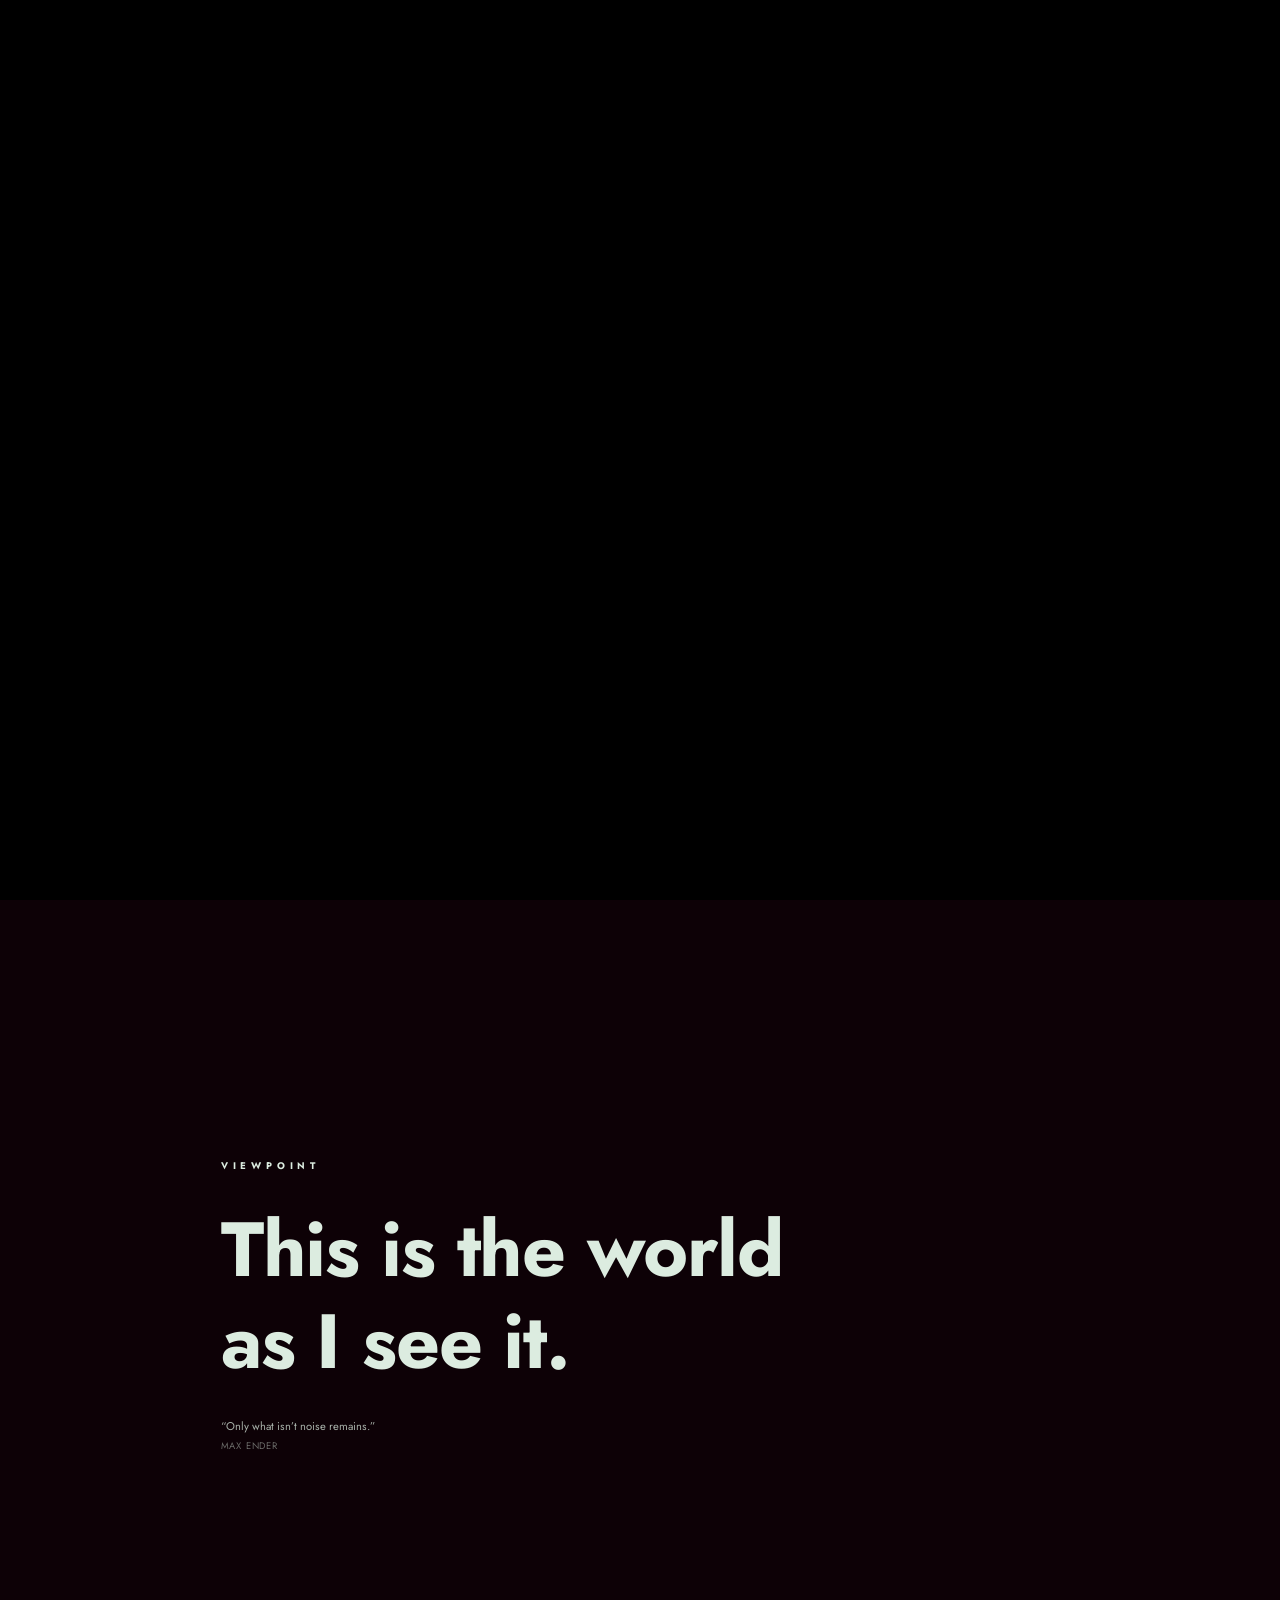
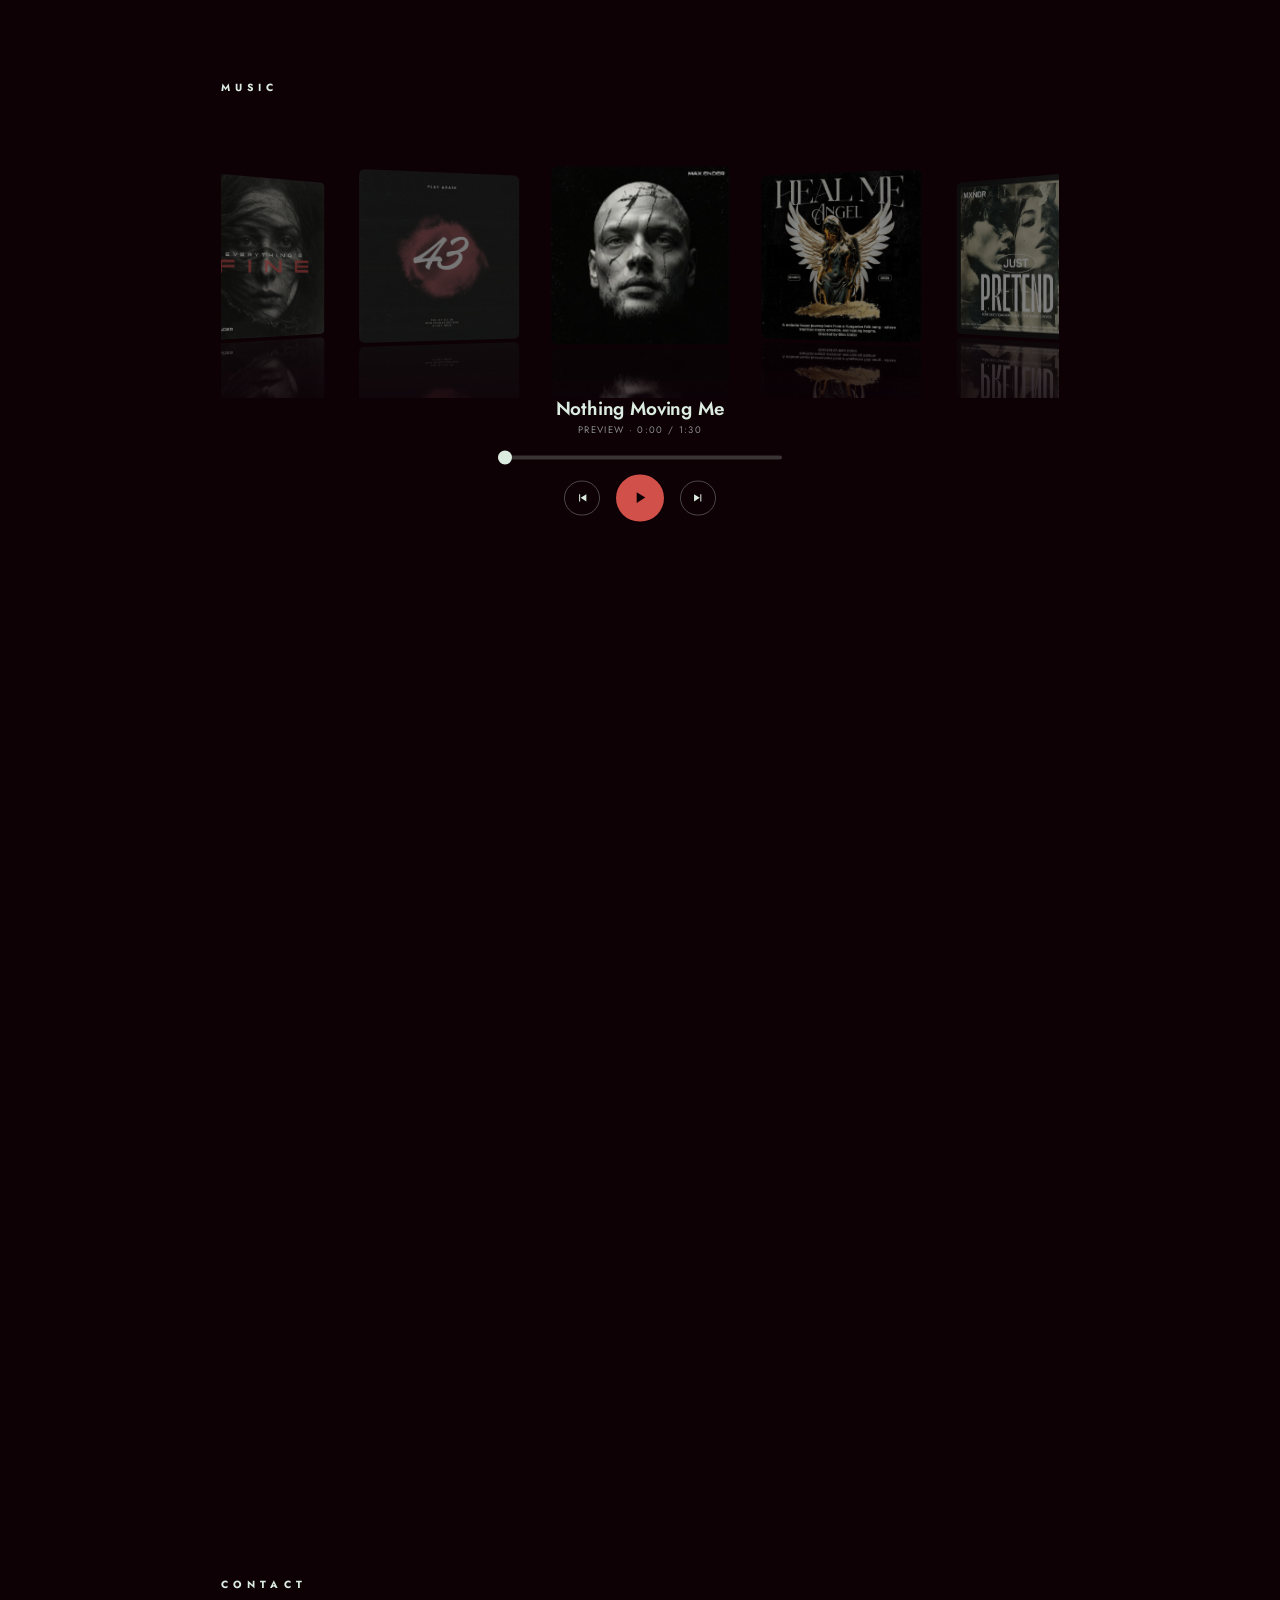
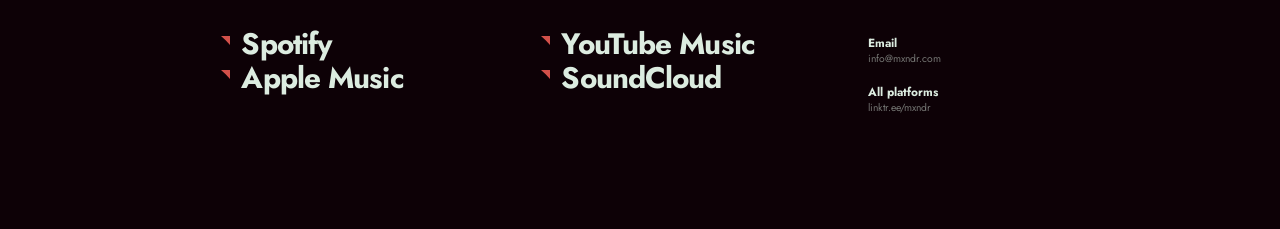
<file: index.html>
<!DOCTYPE html><html lang="hu" class="js no-system-cursor" style="--vh: 9px;"><head><style class="vjs-styles-defaults">
      .video-js {
        width: 300px;
        height: 150px;
      }

      .vjs-fluid:not(.vjs-audio-only-mode) {
        padding-top: 56.25%
      }
    
/* Ender fotoja a nyitokepben: allo kep (1152x2048) fekvo savba, ezert object-fit
   es egy sotetito atmenet, kulonben a szoveg elvesz rajta. */
.hero_bg img{ width:100%; height:100%; object-fit:cover; object-position:50% 32%;
  filter:grayscale(.25) contrast(1.08) brightness(.72); }
.hero_bg::after{ content:""; position:absolute; inset:0; z-index:1;
  background:linear-gradient(180deg, rgba(13,1,6,.55) 0%, rgba(13,1,6,.25) 40%, rgba(13,1,6,.8) 100%); }
.layer__red .hero_bg img{ display:none; }

/* MXNDR jel a fejlecben (2092x995, feher, egyszinu) */
.link-logo .logo-img{ width:5.2rem; height:auto; display:block; }
.layer__red .link-logo .logo-img{ filter:brightness(0) saturate(100%); }

/* A felso (akcentus) retegen a kiemelt szo NEM lehet akcentus-szinu,
   mert az a reteg hattere. Ott sotetnek kell lennie. */
.layer__red strong,
.layer__red h1 strong,
.layer__red .h1 strong{ color:#0D0106 !important; }
.layer__red{ color:#0D0106; }

/* A nyitokep folotti felirat a logo-csomagbol, nem betuvel szedve */
.hero_content_inner_subtitle .wordmark-img{ width:14rem; height:auto; margin:0 auto; display:block; }
.layer__red .hero_content_inner_subtitle .wordmark-img{ filter:brightness(0); }
.hero_content_inner_subtitle .wordmark-img{ width:14rem; height:auto; margin:0 auto; display:block; }

/* A videolejatszo nagy PRESS-gombja forras nelkul a lap tetejere esik,
   nulla merettel. Amig nincs videonk, elrejtjuk. */
/* CSAK a videolejatszo nagy gombjat rejtjuk. A .btn_clipPath_image__ring a MOBIL
   nyomva-tartos felfedes forgo PRESS felirata, azt egyszer tevedesbol elrejtettem. */
.videoPlayer_btn, .js-btnBigPlay{ display:none !important; }

/* --- 2026-08-28, Ender keresei --- */

/* A gorgetesre felfedo szoveg KET masolatot hasznal: egy halvany hatteret (is-bg,
   abszolut pozicioval) es egy felfedo maszkot. A tartalom cserejekor a ket masolat
   sortorese elcsuszott egymastol, ezert latszott ket szoveg egymas alatt, es a
   940 kepponyt magas abszolut hatter-masolat belelogott a kovetkezo szekcioba is.
   A halvany masolatot elrejtjuk: a felfedo maszk onmagaban olvashato. */
.scroll-paragraph-mask.is-bg{ display:none !important; }
/* A ket reteg bekezdese 11 kepponyttal el volt csuszva egymastol (75 vs 96 keppont
   magassag), mert csak az alsora vonatkozott a sorkoz-szabaly. Most azonos. */
.about_content_desc, .about_content_desc .scroll-paragraph-mask,
.layer__red .about_content_desc, .layer__red .scroll-paragraph-mask{
  font-size:5rem !important; line-height:1.12 !important; }
/* a modul a szoveget tobb helyre is klonozza; a klonok elvesztettek a meretet */
.scroll-paragraph-mask, .scroll-paragraph-mask *{ font-size:5rem !important; line-height:1.12 !important; }
.scroll-paragraph-mask.is-bg{ opacity:.16; }

/* A hero magassagat a referencia egy JS-bol jovo --vh valtozobol szamolja;
   nalunk 689 kepponytra allt be, ezert vagott el a foto. Kotjuk a kepernyohoz. */
.hero{ min-height:100svh !important; }
.hero_content{ height:100svh !important; min-height:100svh !important; }

/* bal felul a MAX ENDER felirat (5406x495) */
.link-logo .logo-img{ width:11rem !important; height:auto; display:block; }
.layer__red .link-logo .logo-img{ filter:brightness(0) saturate(100%); }

/* fent kozepen MXNDR, a kor alatt MAX ENDER */
.hero_content_inner_subtitle .wordmark-img{ width:7.5rem; height:auto; margin:0 auto; display:block; }
.hero_content_inner_subtitle .wordmark-img--alt{ width:11.5rem; filter:brightness(0); }

/* A cim a referencia sajat meretet hasznalja, nincs sajat felulirasunk.
   Negy sorban kifer: 4 x 116,7 x 1,12 = 523 keppont, plusz a 310 keppontnyi
   also-felso terkoz, osszesen 833, a 900-as kepernyon belul. */
.hero_content_inner{ max-width:none; }

/* a foto a jobb oldalra, szoros vagassal, nem teljes kepernyos nagyitas */
.hero_bg{ left:auto !important; right:0 !important; width:52% !important;
  top:0 !important; bottom:0 !important; height:100% !important; --pr-height:100% !important; }
.hero_bg > div{ width:100% !important; height:100% !important; }
.hero_bg img{ width:100%; height:100%; object-fit:cover; object-position:50% 22%;
  filter:grayscale(.3) contrast(1.05) brightness(.8); }
.hero_bg::after{ content:""; position:absolute; inset:0; z-index:1;
  background:linear-gradient(90deg, #0D0106 0%, rgba(13,1,6,.6) 22%, rgba(13,1,6,0) 60%); }
@media (max-width:767px){
  .hero_bg{ width:100% !important; }
  .hero_bg::after{ background:linear-gradient(180deg, rgba(13,1,6,.5) 0%, rgba(13,1,6,.85) 70%); }
}

/* ---------- nyelvvalto ---------- */
.lang-switch{
  all:unset; cursor:pointer; display:block; margin-top:2.6rem; margin-left:auto;
  font-family:"Jost",sans-serif; font-weight:600; font-size:.875rem;
  line-height:1.8; letter-spacing:.18em; text-transform:uppercase;
  opacity:.55; transition:opacity .25s;
}
.lang-switch:hover, .lang-switch:focus-visible{ opacity:1; }
.layer__red .lang-switch{ opacity:1; }

/* ---------- reel: teljes szeles video ---------- */
/* A piros reteg maszk-kore z-index 5-on ul es a videora festene egy sotet foltot.
   A videot fole emeljuk, igy a kor nem takarja a Lejatszas feliratot. */
.reel{ position:relative; z-index:6; width:100%; aspect-ratio:16/9; overflow:hidden; background:#0D0106; }
.reel--red{ z-index:auto; }
.reel__bg{ width:100%; height:100%; object-fit:cover; display:block; }
.reel__bg--flat{ width:100%; height:100%; background:rgba(13,1,6,.14); }
.reel__hit{ position:absolute; inset:0; cursor:none; z-index:2; }
.reel__cursor{
  position:absolute; top:0; left:0; z-index:3; pointer-events:none;
  /* 5,75rem: PONTOSAN akkora, mint az eredeti motor sajat lejatszo-gombja
     (.videoPlayer_btn height:5.75rem). Elotte 11,5rem volt, azaz ketszerese --
     Ender szurta ki. Ha valaha megint elallitodik, ez a referencia. */
  width:5.75rem; height:5.75rem; margin:-2.875rem 0 0 -2.875rem; border-radius:50%;
  background:var(--accent,#D2504A); color:#0D0106;
  display:flex; align-items:center; justify-content:center;
  font-family:"Jost",sans-serif; font-weight:600; font-size:.6875rem;
  letter-spacing:.1em; text-transform:uppercase;
  opacity:0; transform:scale(.4);
  transition:opacity .25s, transform .35s cubic-bezier(.165,.84,.44,1);
}
.reel.is-hover .reel__cursor{ opacity:1; transform:scale(1); }
@media (hover:none){ .reel__hit{ cursor:pointer; } .reel__cursor{ display:none; } }

/* ---------- teljes kepernyos lejatszo ---------- */
.reel-modal{
  position:fixed; inset:0; z-index:200; background:#0D0106;
  display:none; align-items:center; justify-content:center;
}
.reel-modal.is-open{ display:flex; }
.reel-modal__frame{ width:100%; height:100%; }
.reel-modal__frame iframe{ width:100%; height:100%; border:0; display:block; }
.reel-modal__close{
  all:unset; position:absolute; top:2rem; right:2.4rem; z-index:2; cursor:pointer;
  font-family:"Jost",sans-serif; font-weight:600; font-size:1rem;
  letter-spacing:.2em; text-transform:uppercase; color:var(--text,#DCECE0); opacity:.7;
}
.reel-modal__close:hover{ opacity:1; }

/* ---------- mobil javitasok (2026-08-29) ---------- */
html, body{ max-width:100%; overflow-x:hidden; }
.layer, .container, .main-layer{ max-width:100vw; overflow-x:clip; }
/* a Bootstrap sorok negativ margoja lokte ki oldalra a lapot */
.row{ margin-left:0 !important; margin-right:0 !important; }

@media (max-width:767px){
  /* a fejlec ne legyen zsufolt: kisebb logo, szellosebb menu */
  .link-logo .logo-img{ width:7.5rem !important; }
  .frame__nav, .header_menu{ gap:.2rem; }
  .header_menu_list{ line-height:1.5; }
  .lang-switch{ margin-top:1.6rem; }
  /* a nyitokep szovegblokk ne erjen a fejlechez */
  .hero_content_inner{ padding-top:3rem; }
}

/* a mobil nyomva-tartos gomb legyen jol lathato */
.btn_clipPath{ z-index:30; }

/* Nezopont (Ender kerese 2026-09-04, JAVITVA 09-05):
   a szoveg NEM egerre valtozik, hanem a KOR ALATT. A lap ket retegben letezik, es a
   piros reteget a kurzort koveto kor alakú maszk fedi fel: eleg tehat a ket retegbe MAS
   szoveget tenni, sajat JavaScript nelkul. A megvaltozo szavakat a felso (piros) retegben
   emeljuk ki, SOTET szinnel -- akcentus-szinu nem lehet, mert az a sajat hattere. */
.about_content_desc, .scroll-paragraph-mask{ letter-spacing: -0.01em; }
/* NEZOPONT SZEKCIO (Ender pontos kerese 2026-09-05):
   - ket bekezdes, egyenkent OT sor, hogy a kurzort koveto kor egy mozdulattal atfogja;
   - a ket reteg KOTOTT sortoressel (<br>) dolgozik, kulonben nem fedik egymast;
   - a kulonbozo szavakat CSAK SZIN emeli ki, meret NEM: "a betu felnagyitasa szetcseszi az
     egyseges kinezetet";
   - az automata sorra-bontast kikapcsoltuk erre a bekezdesre (nincs js- horog), mert az
     inline spanokat kihagyta a .line dobozokbol, es azok igy 66 keppontosak maradtak.
   A magyar ekezet miatti vagast a padding + negativ margo oldja meg, nem a sorkoz. */
.about_content_desc.h2, .about_content_desc.h2 .scroll-paragraph-mask{
  /* A meret NEM izles: ez a legnagyobb, amivel a kotott sorok meg egy sorban maradnak.
     Merve 2026-09-05: a 943 keppont szeles hasabban a leghosszabb sorunk ("hallgatunk zenet:
     hogy elinduljon") 60 keppontnal fer ki, 61-nel mar tordelne, es akkor 5 sor helyett 7-8
     lenne a blokk. */
  font-size: min(6.5rem, 6vw) !important;
  line-height: 1.2 !important;
  letter-spacing: -0.015em !important;
}
/* A ket reteg cimkeje mas tag (h2 a sotetben, p a pirosban), es az eltero alap-margo
   miatt a piros reteg 8 keppontal lejjebb indult. A kor-felfedesnel ez lathato csuszas. */
/* A ket reteg cimkeje mas TAG (h2 a sotetben, p a pirosban), es az eltero alap-meret meg
   sorkoz miatt a piros reteg 8 keppontal lejjebb indult -- a kor-felfedesnel ez lathato csuszas.
   Ezert nem eleg a margot egyeznie: a magassagot is rogziteni kell mindkettoben. */
.about_content_label{ margin: 0 0 2.5rem !important; font-size: .8125rem !important;
  line-height: 1.6 !important; }
/* FONTOS: van egy korabbi szabaly a lapon, ami MINDEN gyereket 5rem-re kenyszerit a maszkon
   belul (`.scroll-paragraph-mask *{ font-size:5rem !important }`) -- az a klonozaskor elveszo
   betumeret javitasa volt. Ezert kell ket osztalyos szelektor es !important, kulonben a
   bekezdeseink 66 keppontosak maradnak, es a kotott sorok tordelnek. */
.about_content_desc .nezopont-blokk,
.about_content_desc .nezopont-blokk span{
  font-size: min(6.5rem, 6vw) !important;
  line-height: 1.2 !important;
}
.nezopont-blokk{
  margin: 0 0 1.1em; padding-top: .18em; margin-top: -.18em;
}
.nezopont-blokk:last-child{ margin-bottom: 0; }
/* A SZLOGEN MERETE. A lap gyoker-betumerete a szelesseggel no (2560 keppontnal 23,7 px),
   ezert a 8,75rem ott mar 207 keppont, es a 100vh magas .hero levagja. Merve 2026-09-05-en:
   2560x1440-nel 17, 2560x1329-nel 110, 1920x1080-nal 13, 1440x780-nal 35 keppont hianyzott.
   Ezert a meretet az ABLAK MAGASSAGAHOZ is kotjuk, nem csak a szelessegehez. */
.hero h1{ font-size: min(8.75rem, 11vh, 20vw) !important; padding-top: .12em; margin-top: -.12em; }
.szo-valt, .szo-valt-piros{ font-size: inherit !important; line-height: inherit !important; }
.szo-valt{ color: #BA4F44; }        /* sotet retegen a markajel akcentus */
.szo-valt-piros{ color: #0E050A; }  /* piros hatteren sotet, mert az akcentus a sajat hattere */
/* SZETESO SOROK (2026-09-29, Ender iPhone-os kepe): a Nezopont bekezdes soraiba a motor
   sorra-bonto szkriptje (ha fut) belso elemeket tesz, es azok a ".scroll-paragraph-mask *
   { font-size:5rem !important }" szabalyt kapjak: a szoveg kicsi marad, de minden sor a nagy
   betumeret sormagassagat foglalja, igy a sorok szetesnek. A bekezdes MINDEN leszarmazottja
   ugyanazt a meretet kapja, erosebb szelektorral. Asztali gepen ez ugyanaz az ertek, mint eddig. */
html body .about_content_desc .nezopont-blokk,
html body .about_content_desc .nezopont-blokk *{
  font-size: min(6.5rem, 6vw) !important; line-height: 1.2 !important;
}
@media (max-width: 767px){
  html body .about_content_desc .nezopont-blokk,
  html body .about_content_desc .nezopont-blokk *{ font-size: 9vw !important; }
}
.nezopont-idezet{ margin-top: 2.4rem; font-size: .95rem; line-height: 1.6; opacity: .75; }
.nezopont-idezet_dal{ display:block; margin-top:.35rem; font-size:.8rem; letter-spacing:.08em;
  text-transform: uppercase; opacity:.6; }
</style><style class="vjs-styles-dimensions">
      .videoPlayer-dimensions {
        width: 1920px;
        height: 1080px;
      }

      .videoPlayer-dimensions.vjs-fluid:not(.vjs-audio-only-mode) {
        padding-top: 56.25%;
      }
    </style><meta charset="UTF-8"><meta name="viewport" content="width=device-width,initial-scale=1"><title>MXNDR - Max Ender</title><meta name="description" content="Max Ender: dalok, amikben történet van. Magyar és angol dalszövegek, saját világ. A vászon a befogadóban van."><script>history.scrollRestoration = "manual";</script><meta name="robots" content="max-snippet:-1, max-image-preview:large, max-video-preview:-1"><meta name="generator" content="Powered by DevHonTran@2023 - Creative developer."><meta property="og:locale" content="en_US"><meta property="og:type" content="website"><meta property="og:title" content="MXNDR - Max Ender"><meta property="og:description" content="Max Ender: dalok, amikben történet van. Magyar és angol dalszövegek, saját világ. A vászon a befogadóban van."><meta property="og:site_name" content="MXNDR"><meta property="og:image:width" content="1200"><meta property="og:image:height" content="630"><meta name="twitter:card" content="summary_large_image"><meta name="twitter:description" content="Max Ender: dalok, amikben történet van. Magyar és angol dalszövegek, saját világ. A vászon a befogadóban van."><meta name="twitter:title" content="MXNDR"><link rel="apple-touch-icon" sizes="180x180" href="assets/favicon/apple-touch-icon.png"><link rel="icon" type="image/png" sizes="32x32" href="assets/favicon/favicon-32x32.png"><link rel="icon" type="image/png" sizes="16x16" href="assets/favicon/favicon-16x16.png"><link rel="manifest" href="assets/favicon/site.webmanifest"><link rel="mask-icon" href="assets/favicon/safari-pinned-tab.svg" color="#0d0d0d"><meta name="msapplication-TileColor" content="#0d0d0d"><meta name="theme-color" content="#0d0d0d"><script>/* <![CDATA[ */
      var siteData = {"siteUrl": "https://mxndr"};
      /* ]]> */</script><script src="assets/js/caching.js?v=1.0.0.3"></script><style>body:not(.site__template-mobile) .is-animation-loading {
            opacity: 0;
        }

        body, html {
            scroll-behavior: unset !important;
            overscroll-behavior-y: none !important;
        }

        /* Hide scrollbar for Chrome, Safari and Opera */
        body::-webkit-scrollbar {
            display: none;
        }

        /* Hide scrollbar for IE, Edge and Firefox */
        body {
            -ms-overflow-style: none; /* IE and Edge */
            scrollbar-width: none; /* Firefox */
        }</style><script async="" src="https://www.googletagmanager.com/gtag/js?id=G-79VFDFP12E"></script><script>window.dataLayer = window.dataLayer || [];
      function gtag(){dataLayer.push(arguments);}
      gtag('js', new Date());

      gtag('config', 'G-79VFDFP12E');</script><script defer="defer" src="vendor.bundle.js?v=1.0.0.3"></script><script defer="defer" src="app.bundle.js?v=1.0.0.3"></script><link href="app.css?v=1.0.0.3" rel="stylesheet"><link rel="stylesheet" href="assets/vendor/swiper-bundle.min.css"><link rel="stylesheet" href="assets/zene-slider.css"><link rel="preconnect" href="https://fonts.googleapis.com">
<link rel="preconnect" href="https://fonts.gstatic.com" crossorigin>
<link rel="stylesheet" href="https://fonts.googleapis.com/css2?family=Jost:wght@400;500;600;700&display=swap">
<style id="mxndr-fix">
/* AZ EGYETLEN ERTEK, AMIT A REFERENCIAHOZ KEPEST MEGVALTOZTATTUNK: a sorkoz.
   Merve, Jost 700, 100px betumeret mellett:
     ekezet nelkuli nagybetu (MAKING GOOD)  felnyulas 74,4  lelogas 3,5
     magyar nagybetus ekezet (AEIOOU)       felnyulas 100,7
   A referencia 84 szazalekos sorkoze angol szovegre jo, magyarra fizikailag
   keves: az ekezet belelog az elozo sorba. A merheto also hatar kb. 104 szazalek,
   ezert 112. A betukoz marad a referencia -.05em erteke, azt ellenoriztuk:
   karakterenkent merve nulla atfedes. */
h1, .h1, .display{ line-height:1.12 !important; }
.h2, h2, .about_content_desc, .work_content_desc{ line-height:1.12 !important; }
h3, .h3{ line-height:1.15 !important; }
</style>
<!-- og:image, og:url es canonical KIVEVE 2026-08-31: a referencia-oldalrol maradt bent, es a nem letezo "https://mxndr" domainre mutatott. Egy ROSSZ kanonikus rosszabb, mint a semmi. Amint el a valodi domain, ezt a harmat vissza kell tenni a helyes cimmel. --></head><body class="home js-ready is-ready is-loaded is-enter" style="overflow: auto;"><video id="hero-bg-video" data-pc="" data-mobile="" muted playsinline style="display:none!important;width:0;height:0"></video><div class="js-page-loading" style="position:fixed;width:0;height:0;overflow:hidden;opacity:0;pointer-events:none"><div class="js-page-loading_inner" id="js-page-loading_text"><span class="js-loading_text"></span></div><button id="js-page-loading_start" type="button"></button><div id="page-loading_logo"></div></div></div><header class="header js-header"><div class="header_logo js-header_logo"><a class="link-logo" aria-label="Home page" href="/" style="transform: translate(0px, 0px);"><img src="assets/images/max-ender.png" alt="MAX ENDER" class="logo-img"></a></div><div class="header_menu"><ul class="header_menu_list ul__reset"><li class="header_menu_item js-cursor-contract is-active"><a href="#about" class="desc text-uppercase has-tag-handle js-nav"><span class="header_menu_item_inner"><span class="header_menu_item_link header_menu_item_link__deep" data-hu="Nézőpont" data-en="Viewpoint">Nézőpont</span> <span class="header_menu_item_link header_menu_item_link__active" data-hu="Nézőpont" data-en="Viewpoint">Nézőpont</span></span></a></li><li class="header_menu_item js-cursor-contract"><a href="#work" class="desc text-uppercase has-tag-handle js-nav"><span class="header_menu_item_inner"><span class="header_menu_item_link header_menu_item_link__deep" data-hu="Zene" data-en="Music">Zene</span> <span class="header_menu_item_link header_menu_item_link__active" data-hu="Zene" data-en="Music">Zene</span></span></a></li><li class="header_menu_item js-cursor-contract"><a href="#video" class="desc text-uppercase has-tag-handle js-nav"><span class="header_menu_item_inner"><span class="header_menu_item_link header_menu_item_link__deep" data-hu="Világ" data-en="World">Világ</span> <span class="header_menu_item_link header_menu_item_link__active" data-hu="Világ" data-en="World">Világ</span></span></a></li><li class="header_menu_item js-cursor-contract"><a href="#contact" class="desc text-uppercase has-tag-handle js-nav"><span class="header_menu_item_inner"><span class="header_menu_item_link header_menu_item_link__deep" data-hu="Kapcsolat" data-en="Contact">Kapcsolat</span> <span class="header_menu_item_link header_menu_item_link__active" data-hu="Kapcsolat" data-en="Contact">Kapcsolat</span></span></a></li></ul><button type="button" class="lang-switch js-lang" data-hu="EN" data-en="HU">EN</button></div></header><main class="main-layer js-pageContent"><div class="layer layer__dark"><div class="container"><div id="about"><div class="hero" style="--pr-height: 842.125px;"><div class="hero_bg" data-lenis-parallax=".5" style="--offset-parallax: 0px;"><div class="w-100 h-100 js-anim--scale anim--fade is-handler is-anim-handler is-anim-completed" data-screen-offset="0.3" style=""><img id="hero-bg-image" src="assets/images/hero.png" alt="Magyar puszta, kopott used-future latvanyvilag"></div></div><div class="hero_content"><div class="row justify-content-center"><div class="col-lg-4 col-sm-8 col-12 hero_content_inner js-cursor-extend"><h6 class="text-center hero_content_inner_subtitle js-anim--lines--sim anim--lines only--line-mask is-handler is-anim-handler is-running" data-screen-offset="0.8"><img src="assets/images/mxndr-felirat.png" alt="MXNDR" class="wordmark-img"></h6><h1 class="text-center  mb-0 " data-screen-offset="0.6" data-hu-html="Vannak érzések&lt;br&gt;&lt;strong&gt;amikre&lt;br&gt;nincs szó&lt;/strong&gt;" data-en-html="Some feelings&lt;br&gt;&lt;strong&gt;never&lt;br&gt;find words&lt;/strong&gt;">Vannak érzések<br><strong>amikre<br>nincs szó</strong></h1></div></div></div></div><div class="about js-about" id="about"><div class="row about_me"><div class="col-lg-8 col-sm-10 col-12 offset-lg-2 offset-sm-1"><div class="about_content container_content js-cursor-extend"><h2 class="about_content_label body-text text-uppercase" data-hu="Nézőpont" data-en="Viewpoint">Nézőpont</h2><div class="about_content_desc h2 scroll-paragraph-parent"><div class="scroll-paragraph-mask is-masking"><p class="nezopont-blokk" data-hu-html="Ilyennek látom&lt;br&gt;a világot." data-en-html="This is the world&lt;br&gt;as I see it.">Ilyennek látom<br>a világot.</p></div></div><div class="scroll-paragraph-mask is-bg"><p class="nezopont-blokk" data-hu-html="Ilyennek látom&lt;br&gt;a világot." data-en-html="This is the world&lt;br&gt;as I see it.">Ilyennek látom<br>a világot.</p></div><p class="nezopont-idezet"><span class="nezopont-idezet_sor" data-hu="„Csak az marad, ami nem zaj.”" data-en="“Only what isn’t noise remains.”">„Csak az marad, ami nem zaj.”</span><span class="nezopont-idezet_dal">Max Ender</span></p></div></div></div></div></div></div></div><div id="work"><div class="work" id="work"><div class="work_history"><div class="row work_heading work_history_heading"><div class="col-lg-8 col-sm-10 offset-lg-2 offset-sm-1 col-12"><h2 class="work_content_label container_content body-text text-uppercase mb-0" data-hu="Zene" data-en="Music">Zene</h2></div></div><div class="zene js-zene container_content"><div class="row"><div class="col-lg-8 col-sm-10 offset-lg-2 offset-sm-1 col-12"><div class="swiper zene__swiper"><div class="swiper-wrapper"><div class="swiper-slide zene__slide" data-src="assets/zene/saint.mp3" data-title="Saint"><img src="assets/zene/saint.jpg" alt="Saint borító" width="600" height="600" loading="lazy" decoding="async"></div><div class="swiper-slide zene__slide" data-src="assets/zene/everythings-fine.mp3" data-title="Everything&#x27;s Fine"><img src="assets/zene/everythings-fine.jpg" alt="Everything&#x27;s Fine borító" width="600" height="600" loading="lazy" decoding="async"></div><div class="swiper-slide zene__slide" data-src="assets/zene/play-again.mp3" data-title="Play Again"><img src="assets/zene/play-again.jpg" alt="Play Again borító" width="600" height="600" loading="lazy" decoding="async"></div><div class="swiper-slide zene__slide" data-src="assets/zene/nothing-moving-me.mp3" data-title="Nothing Moving Me"><img src="assets/zene/nothing-moving-me.jpg" alt="Nothing Moving Me borító" width="600" height="600" loading="lazy" decoding="async"></div><div class="swiper-slide zene__slide" data-src="assets/zene/heal-me-angel.mp3" data-title="Heal Me Angel"><img src="assets/zene/heal-me-angel.jpg" alt="Heal Me Angel borító" width="600" height="600" loading="lazy" decoding="async"></div><div class="swiper-slide zene__slide" data-src="assets/zene/just-pretend.mp3" data-title="Just Pretend"><img src="assets/zene/just-pretend.jpg" alt="Just Pretend borító" width="600" height="600" loading="lazy" decoding="async"></div><div class="swiper-slide zene__slide" data-src="assets/zene/stay-until-the-light.mp3" data-title="Stay Until the Light"><img src="assets/zene/stay-until-the-light.jpg" alt="Stay Until the Light borító" width="600" height="600" loading="lazy" decoding="async"></div></div></div><div class="zene__player"><h3 class="zene__title js-zene-title">Saint</h3><p class="zene__meta"><span data-hu="Részlet" data-en="Preview">Részlet</span> · <span class="js-zene-time">0:00 / 1:30</span></p><input type="range" class="zene__progress js-zene-progress" min="0" max="90" step="0.1" value="0" data-aria-hu="Hol tart a dal" data-aria-en="Song position" aria-label="Hol tart a dal"><div class="zene__controls"><button type="button" class="zene__btn js-zene-prev" data-aria-hu="Előző dal" data-aria-en="Previous song" aria-label="Előző dal"><svg viewBox="0 0 24 24" aria-hidden="true"><path d="M6 5h2v14H6zM20 5v14L9 12z"/></svg></button><button type="button" class="zene__btn zene__btn--main js-zene-play" data-aria-hu="Lejátszás" data-aria-en="Play" data-aria-hu-pause="Szünet" data-aria-en-pause="Pause" aria-label="Lejátszás"><svg class="zene__ic-play" viewBox="0 0 24 24" aria-hidden="true"><path d="M7 4v16l13-8z"/></svg><svg class="zene__ic-pause" viewBox="0 0 24 24" aria-hidden="true"><path d="M6 4h4v16H6zM14 4h4v16h-4z"/></svg></button><button type="button" class="zene__btn js-zene-next" data-aria-hu="Következő dal" data-aria-en="Next song" aria-label="Következő dal"><svg viewBox="0 0 24 24" aria-hidden="true"><path d="M16 5h2v14h-2zM4 5v14l11-7z"/></svg></button></div><audio class="js-zene-audio" preload="none"></audio></div></div></div></div></div></div><div class="video" id="video"><div class="reel" id="video">
  <video class="js-reel-bg reel__bg" src="assets/video/reel-loop.mp4" muted playsinline loop preload="metadata"></video>
  <div class="reel__hit js-reel-open" role="button" tabindex="0" aria-label="Lejátszás"></div>
  <div class="reel__cursor js-reel-cursor"><span data-hu="Lejátszás" data-en="Play">Lejátszás</span></div>
</div></div></div><div class="contact container_content" id="contact"><div class="row"><div class="col-lg-8 col-sm-10 col-12 offset-lg-2 offset-sm-1"><h2 class="contact_label body-text text-uppercase" data-hu="Kapcsolat" data-en="Contact">Kapcsolat</h2></div></div><div class="row"><div class="col-lg-3 col-sm-5 offset-lg-2 offset-sm-1 col-12"><ul class="ul__reset"><li class="heading-mask social-link js-cursor-contract heading-mask__now h3"><div class="heading-mask_el heading-mask_el__deep"><a href="https://open.spotify.com/artist/4oUCQf68pIMoBwzu7hciiZ" class="contact_link" target="_blank" data-hu="Spotify" data-en="Spotify">Spotify</a></div><div class="heading-mask_el heading-mask_el__masking"><a href="https://open.spotify.com/artist/4oUCQf68pIMoBwzu7hciiZ" class="text-dark contact_link" target="_blank" data-hu="Zuhanyzós playlist" data-en="Shower playlist">Zuhanyzós playlist</a></div></li><li class="heading-mask social-link js-cursor-contract heading-mask__now h3"><div class="heading-mask_el heading-mask_el__deep"><a href="https://music.apple.com/us/artist/mxndr/1824036956" class="contact_link" target="_blank" data-hu="Apple Music" data-en="Apple Music">Apple Music</a></div><div class="heading-mask_el heading-mask_el__masking"><a href="https://music.apple.com/us/artist/mxndr/1824036956" class="text-dark contact_link" target="_blank" data-hu="A hifis haverodnak" data-en="For the audiophiles">A hifis haverodnak</a></div></li></ul></div><div class="col-lg-3 col-sm-5 col-12"><ul class="ul__reset"><li class="heading-mask social-link js-cursor-contract heading-mask__now h3"><div class="heading-mask_el heading-mask_el__deep"><a href="https://music.youtube.com/channel/UCXlO6nM3-a5jn6Id9ZH7JvQ" class="contact_link" target="_blank" data-hu="YouTube Music" data-en="YouTube Music">YouTube Music</a></div><div class="heading-mask_el heading-mask_el__masking"><a href="https://music.youtube.com/channel/UCXlO6nM3-a5jn6Id9ZH7JvQ" class="text-dark contact_link" target="_blank" data-hu="Reklám után jövünk" data-en="Right after this ad">Reklám után jövünk</a></div></li><li class="heading-mask social-link js-cursor-contract heading-mask__now h3"><div class="heading-mask_el heading-mask_el__deep"><a href="https://soundcloud.com/mxndr-music" class="contact_link" target="_blank" data-hu="SoundCloud" data-en="SoundCloud">SoundCloud</a></div><div class="heading-mask_el heading-mask_el__masking"><a href="https://soundcloud.com/mxndr-music" class="text-dark contact_link" target="_blank" data-hu="DJ-k vadászterülete" data-en="DJ hunting ground">DJ-k vadászterülete</a></div></li></ul></div><div class="col-lg-3 col-12 contact_content"><div class="row"><div class="col-lg-12 col-sm-5 offset-lg-0 offset-sm-1 col-12"><div class="heading-mask contact_info contact_info__top js-cursor-contract heading-mask__now"><div class="heading-mask_el heading-mask_el__deep"><span class="h4 d-block" data-hu="E-mail" data-en="Email">E-mail</span> <a class="sub-content" href="mailto:info@mxndr.com">info@mxndr.com</a></div><div class="heading-mask_el heading-mask_el__masking"><span class="h4 d-block text-dark" data-hu="Mindet elolvasom" data-en="I read every one">Mindet elolvasom</span> <a class="sub-content text-dark" href="mailto:info@mxndr.com">info@mxndr.com</a></div></div></div><div class="col-lg-12 col-sm-5 col-12"><div class="heading-mask contact_info js-cursor-contract heading-mask__now"><div class="heading-mask_el heading-mask_el__deep"><span class="h4 d-block" data-hu="Gyűjtőlap" data-en="All platforms">Gyűjtőlap</span> <a class="sub-content" href="https://linktr.ee/mxndr" target="_blank" rel="noopener">linktr.ee/mxndr</a></div><div class="heading-mask_el heading-mask_el__masking"><span class="h4 d-block text-dark" data-hu="Minden platform egy helyen" data-en="Everything in one place">Minden platform egy helyen</span> <a class="sub-content text-dark" href="https://linktr.ee/mxndr" target="_blank" rel="noopener">linktr.ee/mxndr</a></div></div></div></div></div></div></div></div></div><div class="frame-mobile"></div><button id="js-btn_clipPath" class="btn_clipPath"><span class="btn_clipPath_inner"><span class="btn_clipPath_image btn_clipPath_image__ring"><img src="assets/icons/ic-text-ring.svg" alt="ic-text-ring"> </span><span class="btn_clipPath_image btn_clipPath_image__touch"><img src="assets/icons/ic-touch.svg" alt="ic-touch"></span></span></button></div><div class="layer layer__red js-masker" style="--size: 375px; --x: 719px; --y: 503px;"><div class="container"><div class="hero hero__red"><div class="hero_content"><div class="row justify-content-center"><div class="col-lg-4 col-sm-8 col-12 hero_content_inner"><span class="text-center h6 hero_content_inner_subtitle text-dark"><img src="assets/images/max-ender.png" alt="MAX ENDER" class="wordmark-img wordmark-img--alt"></span><h1 class="text-center text-dark  mb-0 " data-screen-offset="0.6" data-hu-html="De mindnek&lt;br&gt;&lt;strong&gt;van&lt;br&gt;dallama&lt;/strong&gt;" data-en-html="But every one&lt;br&gt;&lt;strong&gt;has a&lt;br&gt;melody&lt;/strong&gt;">De mindnek<br><strong>van<br>dallama</strong></h1></div></div></div></div><div class="about about__red"><div class="row about_me"><div class="col-lg-8 col-sm-10 col-12 offset-lg-2 offset-sm-1"><div class="about_content container_content"><p class="about_content_label body-text text-uppercase text-dark" data-hu="Nézőpont" data-en="Viewpoint">Nézőpont</p><div class="about_content_desc h2"><div class="scroll-paragraph-mask text-dark"><p class="nezopont-blokk" data-hu-html="Ezek az én&lt;br&gt;történeteim." data-en-html="These are&lt;br&gt;my stories.">Ezek az én<br>történeteim.</p></div></div></div></div></div></div><div class="work work__red"><div class="work_history op-0"><div class="row work_heading work_history_heading"><div class="col-lg-8 col-sm-10 offset-lg-2 offset-sm-1 col-12"><p class="work_content_label body-text text-uppercase container_content mb-0 text-dark" data-hu="Zene" data-en="Music">Zene</p></div></div><div class="zene-spacer js-zene-spacer" aria-hidden="true"></div></div></div><div class="video video__red"><div class="reel reel--red"><div class="reel__bg reel__bg--flat"></div></div></div><span class="vj-cursor js-vj-cursor vj-cursor__red label_sample" style="--x: 718.996px; --y: 502.996px; --opacity: 0;"><span><span class="d-block">A</span> <span class="d-block">VILÁG</span></span></span><div class="contact contact__red container_content op-0"><div class="row"><div class="col-lg-8 col-sm-10 col-12 offset-lg-2 offset-sm-1"><p class="contact_label body-text text-uppercase text-dark" data-hu="Kapcsolat" data-en="Contact">Kapcsolat</p></div></div><div class="row"><div class="col-lg-3 col-sm-5 offset-lg-2 offset-sm-1 col-12"><ul class="ul__reset"><li class="heading-mask social-link js-cursor-contract heading-mask__now h3"><a href="https://open.spotify.com/artist/4oUCQf68pIMoBwzu7hciiZ" class="text-dark contact_link" target="_blank" data-hu="Zuhanyzós playlist" data-en="Shower playlist">Zuhanyzós playlist</a></li><li class="heading-mask social-link js-cursor-contract heading-mask__now h3"><a href="https://music.apple.com/us/artist/mxndr/1824036956" class="text-dark contact_link" target="_blank" data-hu="A hifis haverodnak" data-en="For the audiophiles">A hifis haverodnak</a></li></ul></div><div class="col-lg-3 col-sm-5 col-12"><ul class="ul__reset"><li class="heading-mask social-link js-cursor-contract heading-mask__now h3"><a href="https://music.youtube.com/channel/UCXlO6nM3-a5jn6Id9ZH7JvQ" class="text-dark contact_link" target="_blank" data-hu="Reklám után jövünk" data-en="Right after this ad">Reklám után jövünk</a></li><li class="heading-mask social-link js-cursor-contract heading-mask__now h3"><a href="https://soundcloud.com/mxndr-music" class="text-dark contact_link" target="_blank" data-hu="DJ-k vadászterülete" data-en="DJ hunting ground">DJ-k vadászterülete</a></li></ul></div><div class="col-lg-3 col-12 contact_content"><div class="row"><div class="col-lg-12 col-sm-5 offset-lg-0 offset-sm-1 col-12"><div class="heading-mask contact_info contact_info__red contact_info__top js-cursor-contract heading-mask__now"><span class="h4 d-block text-dark" data-hu="Mindet elolvasom" data-en="I read every one">Mindet elolvasom</span> <a class="sub-content text-dark" href="mailto:info@mxndr.com">info@mxndr.com</a></div></div><div class="col-lg-12 col-sm-5 col-12"><div class="heading-mask contact_info contact_info__red js-cursor-contract heading-mask__now"><span class="h4 d-block text-dark" data-hu="Minden platform egy helyen" data-en="Everything in one place">Minden platform egy helyen</span> <a class="sub-content text-dark" href="https://linktr.ee/mxndr" target="_blank" rel="noopener">linktr.ee/mxndr</a></div></div></div></div></div></div></div></div></main><footer id="js-footer" class="footer"><ul class="footer_socials ul__reset"><li class="social js-social"><a class="social_link social_link__tiktok" href="https://www.tiktok.com/@mxndr.music" target="_blank" rel="noopener" aria-label="MXNDR on TikTok"><svg width="24" height="24" viewBox="0 0 24 24" fill="none" xmlns="http://www.w3.org/2000/svg" class="svg"><path transform="translate(2.667 2.667) scale(.7778)" d="M12.525.02c1.31-.02 2.61-.01 3.91-.02.08 1.53.63 3.09 1.75 4.17 1.12 1.11 2.7 1.62 4.24 1.79v4.03c-1.44-.05-2.89-.35-4.2-.97-.57-.26-1.1-.59-1.62-.93-.01 2.92.01 5.84-.02 8.75-.08 1.4-.54 2.79-1.35 3.94-1.31 1.92-3.58 3.17-5.91 3.21-1.43.08-2.86-.31-4.08-1.03-2.02-1.19-3.44-3.37-3.65-5.71-.02-.5-.03-1-.01-1.49.18-1.9 1.12-3.72 2.58-4.96 1.66-1.44 3.98-2.13 6.15-1.72.02 1.48-.04 2.96-.04 4.44-.99-.32-2.15-.23-3.02.37-.63.41-1.11 1.04-1.36 1.75-.21.51-.15 1.07-.14 1.61.24 1.64 1.82 3.02 3.5 2.87 1.12-.01 2.19-.66 2.77-1.61.19-.33.4-.67.41-1.06.1-1.79.06-3.57.07-5.36.01-4.03-.01-8.05.02-12.07z" fill="#B7AB98"></path></svg></a></li><li class="social js-social"><a class="social_link social_link__instagram" href="https://www.instagram.com/mxndr.music" target="_blank" rel="noopener" aria-label="MXNDR on Instagram"><svg width="24" height="24" viewBox="0 0 24 24" fill="none" xmlns="http://www.w3.org/2000/svg" class="svg" viewbox_="0 0 NaN NaN">
<path d="M17.0912 2.6665H6.90942C6.35229 2.6665 5.80063 2.77624 5.28591 2.98944C4.7712 3.20264 4.30351 3.51514 3.90957 3.90908C3.11396 4.70469 2.66699 5.78377 2.66699 6.90893V17.0907C2.66699 17.6479 2.77673 18.1995 2.98993 18.7143C3.20313 19.229 3.51562 19.6966 3.90957 20.0906C4.70518 20.8862 5.78426 21.3332 6.90942 21.3332H17.0912C17.6484 21.3332 18.2 21.2234 18.7147 21.0102C19.2295 20.797 19.6971 20.4845 20.0911 20.0906C20.485 19.6966 20.7975 19.229 21.0107 18.7143C21.2239 18.1995 21.3337 17.6479 21.3337 17.0907V6.90893C21.3337 6.3518 21.2239 5.80014 21.0107 5.28542C20.7975 4.77071 20.485 4.30303 20.0911 3.90908C19.6971 3.51514 19.2295 3.20264 18.7147 2.98944C18.2 2.77624 17.6484 2.6665 17.0912 2.6665ZM6.06093 6.90893C5.89312 6.90893 5.72907 6.85917 5.58954 6.76593C5.45001 6.6727 5.34125 6.54018 5.27703 6.38514C5.21281 6.2301 5.19601 6.0595 5.22875 5.89491C5.26149 5.73032 5.3423 5.57914 5.46096 5.46047C5.57962 5.34181 5.73081 5.261 5.8954 5.22826C6.05999 5.19552 6.23059 5.21233 6.38563 5.27655C6.54067 5.34076 6.67319 5.44952 6.76642 5.58905C6.85965 5.72858 6.90942 5.89263 6.90942 6.06044C6.90942 6.28548 6.82002 6.50129 6.6609 6.66041C6.50178 6.81953 6.28596 6.90893 6.06093 6.90893ZM12.0003 17.0907C10.9934 17.0907 10.0092 16.7922 9.17197 16.2328C8.33477 15.6734 7.68226 14.8783 7.29694 13.948C6.91162 13.0178 6.8108 11.9942 7.00724 11.0066C7.20367 10.0191 7.68853 9.112 8.40051 8.40002C9.11249 7.68804 10.0196 7.20318 11.0071 7.00675C11.9947 6.81031 13.0183 6.91113 13.9485 7.29645C14.8788 7.68177 15.6739 8.33428 16.2333 9.17148C16.7927 10.0087 17.0912 10.993 17.0912 11.9998C17.0912 13.35 16.5549 14.6449 15.6001 15.5997C14.6454 16.5544 13.3505 17.0907 12.0003 17.0907Z" fill="#B7AB98"></path>
</svg></a></li><li class="social js-social"><a class="social_link social_link__youtube" href="https://www.youtube.com/@mxender" target="_blank" aria-label="MXNDR on YouTube" style="transform: translate(0px, 0px);"><svg width="24" height="24" viewBox="0 0 24 24" fill="none" xmlns="http://www.w3.org/2000/svg" class="svg" viewbox_="0 0 NaN NaN">
<path d="M19.2611 11.3279L6.57538 3.39932C6.45536 3.32431 6.31745 3.2828 6.17597 3.27908C6.03449 3.27537 5.8946 3.30959 5.77081 3.3782C5.64702 3.44681 5.54386 3.5473 5.47202 3.66924C5.40019 3.79119 5.3623 3.93014 5.3623 4.07167V19.9288C5.3623 20.0703 5.40019 20.2093 5.47202 20.3312C5.54386 20.4532 5.64702 20.5536 5.77081 20.6223C5.8946 20.6909 6.03449 20.7251 6.17597 20.7214C6.31745 20.7177 6.45536 20.6761 6.57538 20.6011L19.2611 12.6726C19.3758 12.6015 19.4705 12.5022 19.5361 12.3843C19.6018 12.2664 19.6363 12.1336 19.6363 11.9986C19.6363 11.8637 19.6018 11.7309 19.5361 11.613C19.4705 11.495 19.3758 11.3958 19.2611 11.3247V11.3279Z" fill="#B7AB98"></path>
</svg></a></li><li class="social js-social"><a class="social_link social_link__facebook" href="https://www.facebook.com/mxndr.music/" target="_blank" rel="noopener" aria-label="MXNDR on Facebook"><svg width="24" height="24" viewBox="0 0 24 24" fill="none" xmlns="http://www.w3.org/2000/svg" class="svg"><path transform="translate(2.667 2.667) scale(.7778)" d="M9.101 23.691v-7.98H6.627v-3.667h2.474v-1.58c0-4.085 1.848-5.978 5.858-5.978.401 0 .955.042 1.468.103a8.68 8.68 0 0 1 1.141.195v3.325a8.623 8.623 0 0 0-.653-.036 26.805 26.805 0 0 0-.733-.009c-.707 0-1.259.096-1.675.309a1.686 1.686 0 0 0-.679.622c-.258.42-.374.995-.374 1.752v1.297h3.919l-.386 2.103-.287 1.564h-3.246v8.245C19.396 23.238 24 18.179 24 12.044c0-6.627-5.373-12-12-12s-12 5.373-12 12c0 5.628 3.874 10.35 9.101 11.647Z" fill="#B7AB98"></path></svg></a></li></ul><button class="footer_sound js-cursor-contract js-footer_sound desc text-uppercase btn-clear"><span class="footer_sound_label">Sound</span> <span class="footer_sound_list"><span class="footer_sound_list_item js-footer_sound_list_item__on">On</span> <span class="footer_sound_list_item js-footer_sound_list_item__off">Off</span></span></button></footer><audio loop="" class="js-web-sound" preload="none" src="before/before.mp3"></audio><canvas data-engine="three.js r137" width="1640" height="1100" class="three-app" style="display: block; width: 1640px; height: 1100px;"></canvas><div id="layout-resize"></div><script>window.addEventListener("load",function(){var t=0,i=setInterval(function(){var b=document.getElementById("js-page-loading_start");if(b){b.click();} if(!document.body.classList.contains("is-loading")||++t>40){clearInterval(i);document.body.classList.remove("is-loading");}},150);});</script><script>
/* A referencia sima-gorgetese (Lenis) leallitva jon letre, es a betolto-szekvencia
   inditana el. Az a szekvencia nalunk nem fut vegig (kivettuk a belepo-kaput),
   ezert a gorgetes beragadt: merve 800 kepponyi gorgo 48 kepppontot mozgatott.
   Itt magunk inditjuk el es magunk hajtjuk a kepkocka-ciklusat.
   NE a touch-detektort kapcsold ki helyette: az a kurzor-kort is megoli. */
(function(){
  var started=false, tries=0;
  var iv=setInterval(function(){
    var L=window.__lenis;
    if(L){
      if(!started){ try{ L.start(); }catch(e){}
        (function raf(t){ try{ L.raf(t); }catch(e){} requestAnimationFrame(raf); })(performance.now());
        started=true;
      }
      clearInterval(iv);
    }
    if(++tries>60) clearInterval(iv);
  },100);
})();
</script><div class="reel-modal" id="reelModal">
  <button type="button" class="reel-modal__close js-reel-close" data-hu="Bezár" data-en="Close">Bezár</button>
  <div class="reel-modal__frame" id="reelFrame"></div>
</div><script>
/* ---------- menu-horgonyok (a sima gorgeteshez kotve) ---------- */
document.querySelectorAll('a.js-nav').forEach(function(a){
  a.addEventListener('click', function(e){
    var id=a.getAttribute('href'); if(!id||id.charAt(0)!=='#') return;
    var t=document.querySelector('.layer__dark '+id) || document.querySelector(id);
    if(!t) return;
    e.preventDefault();
    if(window.__lenis && window.__lenis.scrollTo){ window.__lenis.scrollTo(t,{offset:-40}); }
    else { window.scrollTo({top:t.getBoundingClientRect().top+window.scrollY-40, behavior:'smooth'}); }
  });
});

/* ---------- nyelvvalto ---------- */
(function(){
  var lang = 'hu';
  // Default: English; a Hungarian browser gets Hungarian; a saved choice always wins (Ender, 2026-09-29).
  var auto = ((navigator.language || '') + '').toLowerCase().indexOf('hu') === 0 ? 'hu' : 'en';
  try{ lang = localStorage.getItem('mxndr-lang') || auto; }catch(e){ lang = auto; }
  function apply(l){
    document.querySelectorAll('[data-hu][data-en]').forEach(function(el){
      var v = el.getAttribute(l==='hu' ? 'data-hu' : 'data-en');
      if(v!==null) el.textContent = v;
    });
    // Formatted texts (slogan, Nezopont): our own markup with <br>/<strong>/<span>, so innerHTML.
    document.querySelectorAll('[data-hu-html][data-en-html]').forEach(function(el){
      var v = el.getAttribute(l==='hu' ? 'data-hu-html' : 'data-en-html');
      if(v!==null) el.innerHTML = v;
    });
    document.documentElement.setAttribute('lang', l);
    try{ localStorage.setItem('mxndr-lang', l); }catch(e){}
    lang = l;
  }
  apply(lang);
  document.querySelectorAll('.js-lang').forEach(function(b){
    b.addEventListener('click', function(){ apply(lang==='hu' ? 'en' : 'hu'); });
  });
})();

/* ---------- reel: nemán indul lathatosagra, kattintasra teljes kepernyo hanggal ---------- */
(function(){
  var reel=document.querySelector('.reel'); if(!reel) return;
  var bg=reel.querySelector('.js-reel-bg');
  var hit=reel.querySelector('.js-reel-open');
  var cur=reel.querySelector('.js-reel-cursor');
  var modal=document.getElementById('reelModal');

  if(bg && 'IntersectionObserver' in window){
    new IntersectionObserver(function(es){
      es.forEach(function(en){
        if(en.isIntersecting){ bg.play().catch(function(){}); }
        else { bg.pause(); }
      });
    },{threshold:.25}).observe(reel);
  }

  if(hit && cur){
    hit.addEventListener('mouseenter', function(){ reel.classList.add('is-hover'); });
    hit.addEventListener('mouseleave', function(){ reel.classList.remove('is-hover'); });
    hit.addEventListener('mousemove', function(e){
      var r=reel.getBoundingClientRect();
      cur.style.transform='translate('+(e.clientX-r.left)+'px,'+(e.clientY-r.top)+'px)'+(reel.classList.contains('is-hover')?' scale(1)':' scale(.4)');
    }, {passive:true});
  }

  var YT_ID='VUJ2RLMHDAs';
  var frame=document.getElementById('reelFrame');
  function open(){
    if(!modal||!frame) return;
    modal.classList.add('is-open');
    frame.innerHTML='<iframe src="https://www.youtube-nocookie.com/embed/'+YT_ID+'?autoplay=1&rel=0&modestbranding=1&playsinline=1" allow="autoplay; encrypted-media; fullscreen" allowfullscreen></iframe>';
    if(bg) bg.pause();
    if(window.__lenis && window.__lenis.stop) window.__lenis.stop();
    document.body.style.overflow='hidden';
  }
  function close(){
    if(!modal||!frame) return;
    modal.classList.remove('is-open');
    frame.innerHTML='';
    if(window.__lenis && window.__lenis.start) window.__lenis.start();
    document.body.style.overflow='';
    if(bg) bg.play().catch(function(){});
  }
  if(hit){
    hit.addEventListener('click', open);
    hit.addEventListener('keydown', function(e){ if(e.key==='Enter'||e.key===' '){ e.preventDefault(); open(); } });
  }
  var cb=document.querySelector('.js-reel-close'); if(cb) cb.addEventListener('click', close);
  document.addEventListener('keydown', function(e){ if(e.key==='Escape') close(); });
})();
</script><script defer="defer" src="assets/vendor/swiper-bundle.min.js"></script><script defer="defer" src="assets/js/zene-slider.js"></script></body></html>
</file>
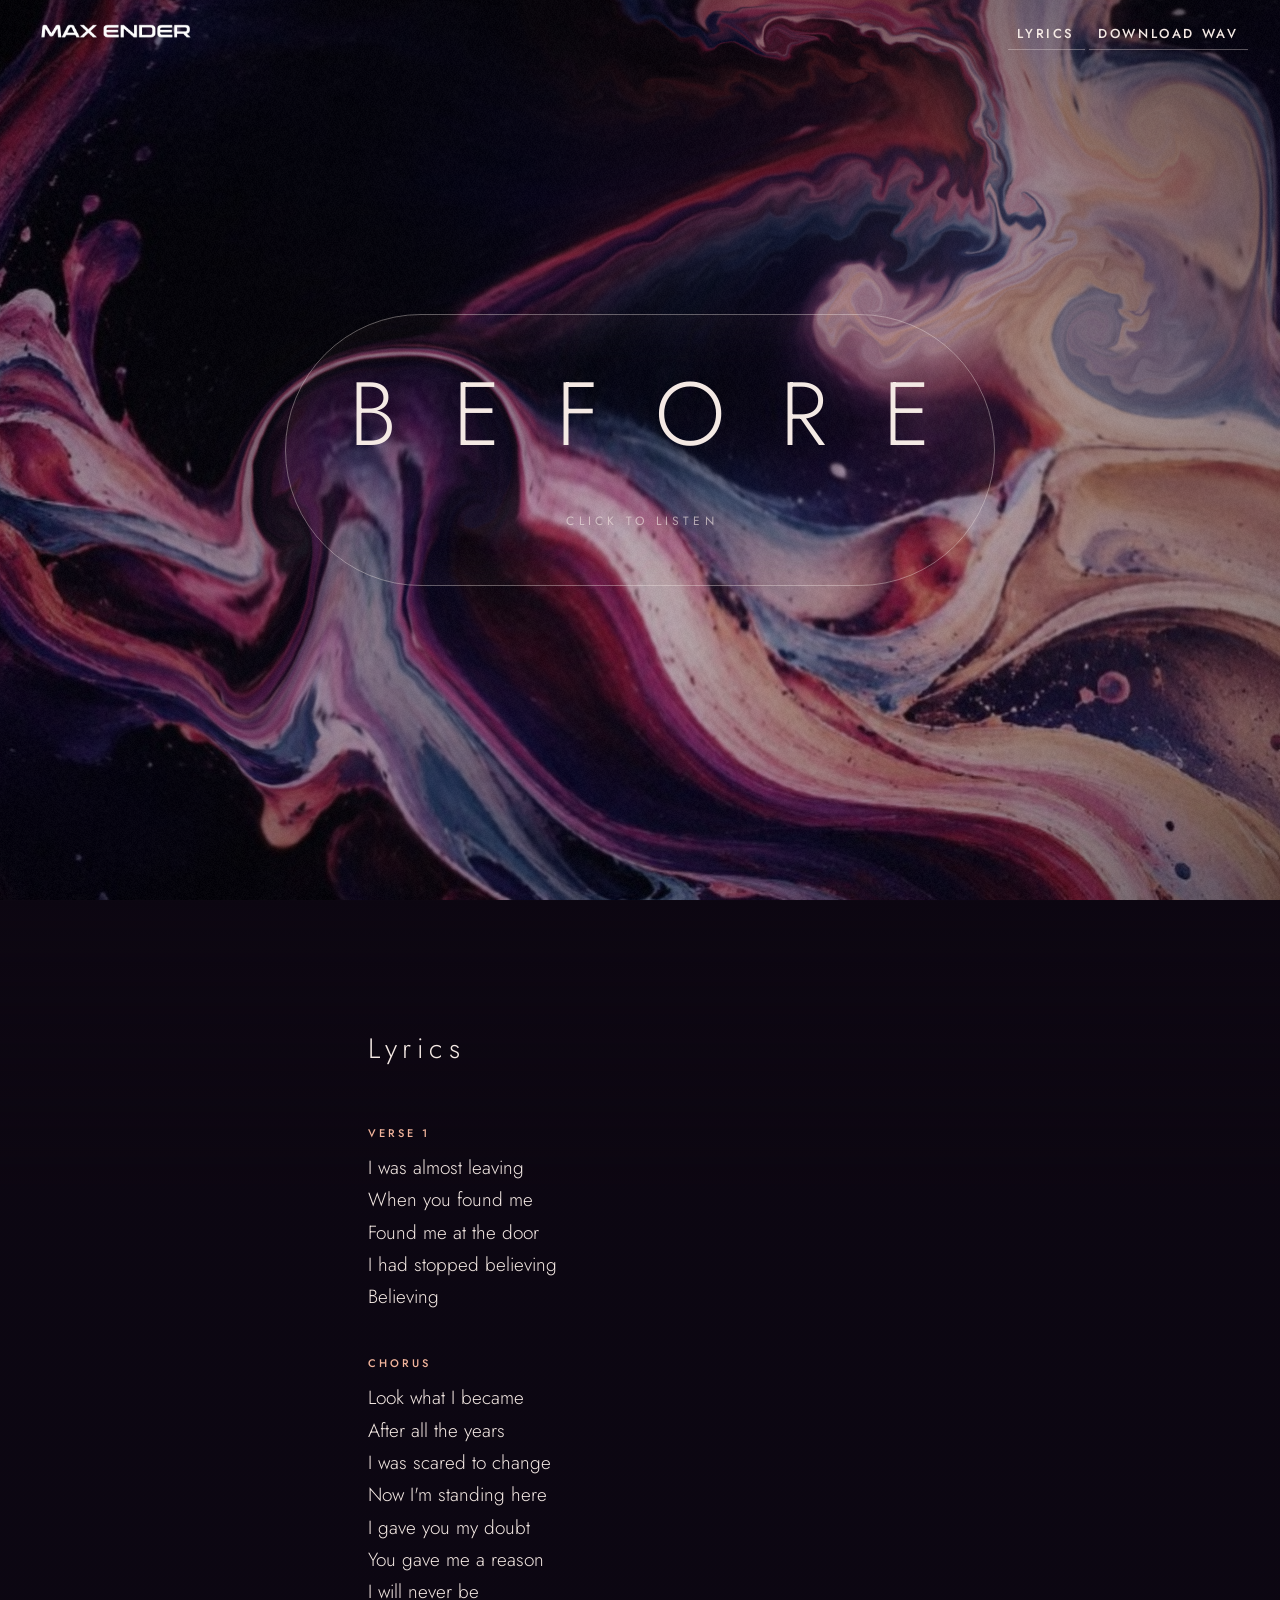
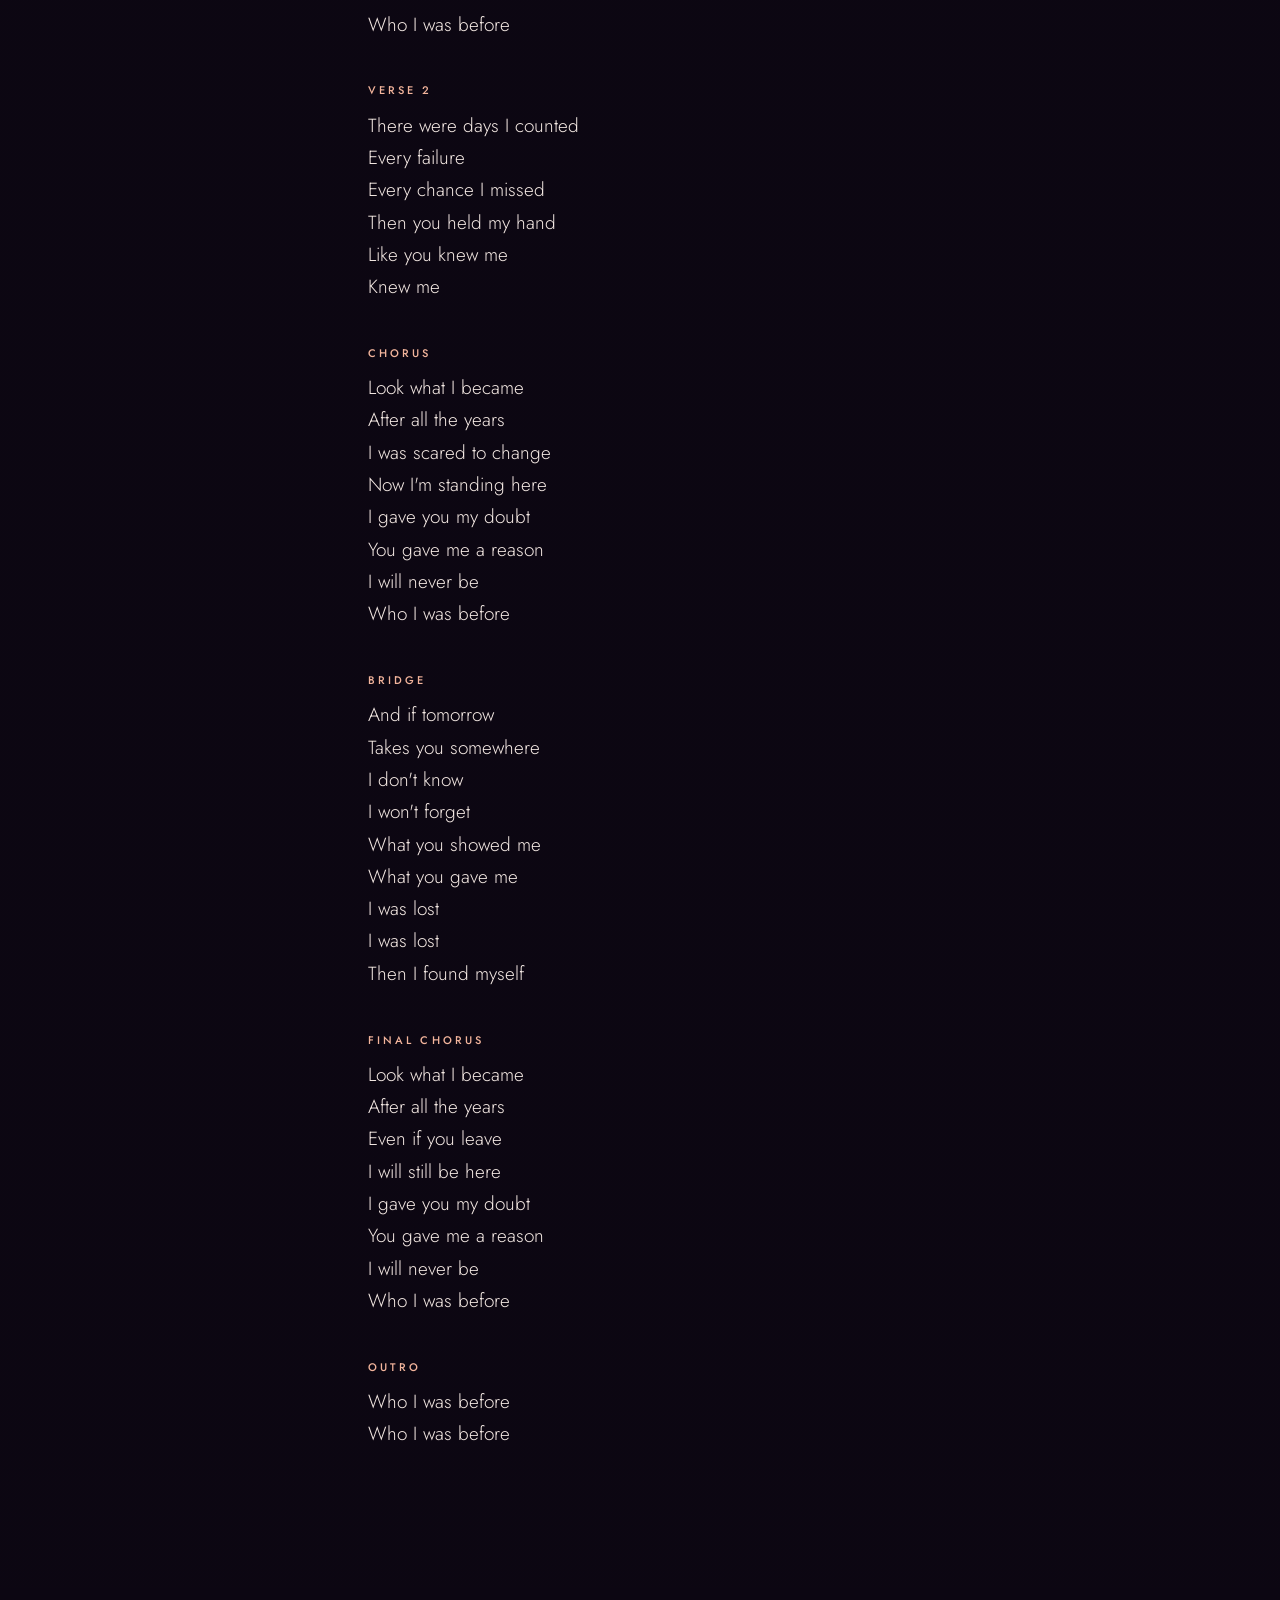
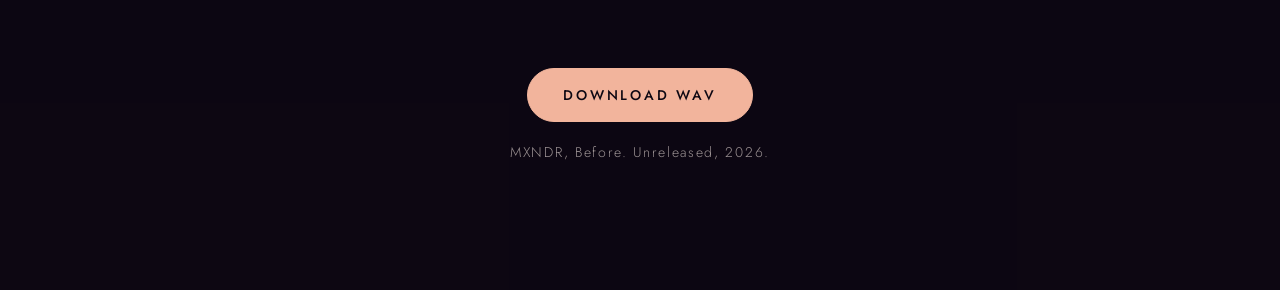
<file: before/index.html>
<!doctype html>
<html lang="en">
<head>
<meta charset="utf-8">
<meta name="viewport" content="width=device-width, initial-scale=1, viewport-fit=cover">
<meta name="robots" content="noindex, nofollow">
<title>Before - MXNDR</title>
<meta name="description" content="Before, an unreleased song by MXNDR.">
<meta property="og:type" content="music.song">
<meta property="og:title" content="Before - Max Ender">
<meta property="og:description" content="Unreleased. Listen with the lyrics, download the WAV.">
<meta property="og:url" content="https://mxndr.com/before/">
<meta property="og:image" content="https://mxndr.com/before/og.jpg">
<meta property="og:image:width" content="1200">
<meta property="og:image:height" content="630">
<meta name="twitter:card" content="summary_large_image">
<meta name="twitter:image" content="https://mxndr.com/before/og.jpg">
<link rel="icon" href="cover.jpg">
<link rel="preconnect" href="https://fonts.googleapis.com">
<link rel="preconnect" href="https://fonts.gstatic.com" crossorigin>
<link rel="stylesheet" href="https://fonts.googleapis.com/css2?family=Jost:wght@300;400;500&display=swap">
<link rel="preload" href="cover.jpg" as="image">
<style>
  :root {
    --ink: #f4e9e4;
    --ink-dim: rgba(244, 233, 228, .62);
    --accent: #f2b49c;
    --night: #0d0712;
    --ease: cubic-bezier(.16, 1, .3, 1);
    color-scheme: dark;
  }
  * { box-sizing: border-box; }
  html, body { margin: 0; background: var(--night); color: var(--ink); }
  body {
    font-family: "Jost", system-ui, sans-serif;
    font-weight: 300;
    -webkit-font-smoothing: antialiased;
    overflow-x: hidden;
  }
  #paint {
    position: fixed; top: 0; left: 0; width: 100%; height: 100vh; height: 100lvh;
    display: block; z-index: 0;
  }
  .no-gl #paint { display: none; }
  .no-gl .fallback { display: block; }
  .fallback {
    display: none; position: fixed; inset: -6%; z-index: 0;
    background: url(cover.jpg) center / cover no-repeat;
    filter: saturate(.8) brightness(.75);
  }
  @media (prefers-reduced-motion: no-preference) {
    .fallback { animation: drift 40s ease-in-out infinite alternate; }
  }
  @keyframes drift { to { transform: scale(1.08) rotate(1.5deg); } }

  main { position: relative; z-index: 1; }

  .brand {
    position: fixed; z-index: 3;
    top: calc(env(safe-area-inset-top, 0px) + 1.5rem); left: clamp(1rem, 4vw, 2.5rem);
    margin: 0; line-height: 0;
  }
  .brand img { display: block; width: 9.5rem; height: auto; }

  .links {
    position: fixed; z-index: 3;
    top: calc(env(safe-area-inset-top, 0px) + 1.1rem); right: clamp(.5rem, 3vw, 2rem);
    display: flex; gap: .25rem;
  }
  .links a {
    color: var(--ink); text-decoration: none; padding: .4rem .6rem;
    font-size: .8125rem; font-weight: 500; letter-spacing: .2em; text-transform: uppercase;
    border-bottom: 1px solid rgba(244, 233, 228, .35);
    transition: color .4s var(--ease), border-color .4s var(--ease);
  }
  .links a:hover, .links a:focus-visible { color: var(--accent); border-color: var(--accent); outline: none; }
  html { scroll-behavior: smooth; }
  @media (prefers-reduced-motion: reduce) { html { scroll-behavior: auto; } }
  @media (max-width: 480px) {
    .brand { top: calc(env(safe-area-inset-top, 0px) + 1.6rem); }
    .brand img { width: 6.75rem; }
    .links a { font-size: .6875rem; letter-spacing: .14em; padding: .4rem .45rem; }
  }

  .hero {
    -webkit-user-select: none; user-select: none; -webkit-touch-callout: none;
    position: relative; min-height: 100dvh;
    display: grid; place-items: center;
    padding: 6rem 1.25rem;
  }
  .play {
    position: relative; display: grid; justify-items: center; gap: 1.6rem;
    background: none; border: 0; color: inherit; font: inherit;
    cursor: pointer; padding: 3.5rem 4rem;
    transition: transform 1.4s var(--ease), opacity .8s var(--ease);
    -webkit-tap-highlight-color: transparent;
  }
  .word {
    font-weight: 300; font-size: clamp(2.4rem, 7.5vw, 5.6rem);
    letter-spacing: .62em; margin-right: -.62em; line-height: 1;
    text-shadow: 0 0 40px rgba(13, 7, 18, .55);
  }
  .ring {
    position: absolute; inset: 0; border-radius: 999px;
    border: 1px solid rgba(244, 233, 228, .38);
    box-shadow: inset 0 0 60px rgba(242, 180, 156, .08);
    transition: border-color .6s var(--ease), opacity .8s var(--ease);
  }
  .hint {
    font-size: .75rem; font-weight: 400; letter-spacing: .34em; text-transform: uppercase;
    color: var(--ink-dim); margin-right: -.34em;
    transition: color .6s var(--ease), opacity .6s var(--ease);
  }
  /* A small dedication under the title: shows for ten seconds, then fades out for good. */
  .dedication {
    margin-top: -1rem; font-size: .75rem; font-weight: 400; letter-spacing: .2em;
    color: var(--ink-dim); animation: dedication 10s linear forwards;
  }
  @keyframes dedication { 0%, 85% { opacity: 1; } 100% { opacity: 0; } }
  .play:hover .ring, .play:focus-visible .ring { border-color: var(--accent); }
  .play:hover .hint, .play:focus-visible .hint { color: var(--accent); }
  .play:focus-visible { outline: none; }
  .play:active { transform: scale(.985); }
  @media (prefers-reduced-motion: no-preference) {
    .ring { animation: breathe 3.6s ease-in-out infinite; }
    .hint { animation: hintfade 3.6s ease-in-out infinite; }
  }
  @keyframes breathe {
    0%, 100% { transform: scale(1); opacity: .55; }
    50% { transform: scale(1.06); opacity: 1; }
  }
  @keyframes hintfade { 0%, 100% { opacity: .55; } 50% { opacity: 1; } }

  .is-started .play { transform: translateY(calc(-50dvh + 7.5rem)) scale(.42); cursor: default; }
  .is-started .ring, .is-started .hint { opacity: 0; animation: none; }

  .line {
    position: absolute; left: 0; right: 0; top: 52%;
    margin: 0; padding: 0 1.5rem; text-align: center; pointer-events: none;
    display: grid;
  }
  .line::before {
    content: ""; position: absolute; left: 50%; top: 50%; z-index: -1;
    width: min(56rem, 100%); height: 11rem; transform: translate(-50%, -50%);
    background: radial-gradient(closest-side, rgba(13, 7, 18, .5), rgba(13, 7, 18, 0));
    opacity: 0; transition: opacity 1.2s var(--ease);
  }
  .is-started .line::before { opacity: 1; }
  .line span {
    grid-area: 1 / 1;
    font-size: clamp(1.5rem, 4.2vw, 3.1rem); line-height: 1.25; letter-spacing: .06em; font-weight: 400;
    text-shadow: 0 2px 30px rgba(13, 7, 18, .9), 0 0 3px rgba(13, 7, 18, .6);
    opacity: 0; transform: translateY(.6rem); filter: blur(6px);
    transition: opacity 1s var(--ease), transform 1.2s var(--ease), filter 1s var(--ease);
  }
  .line span.on { opacity: 1; transform: none; filter: none; }

  .lyrics {
    position: relative; padding: 8rem 1.5rem 6rem;
    background: linear-gradient(to bottom, rgba(13, 7, 18, 0), rgba(13, 7, 18, .78) 18rem);
  }
  .lyrics h2 {
    margin: 0 auto 3.5rem; max-width: 34rem;
    font-weight: 300; font-size: 1.75rem; letter-spacing: .2em;
  }
  .lyrics .block { max-width: 34rem; margin: 0 auto 2.6rem; }
  .lyrics .tag {
    display: block; font-size: .6875rem; font-weight: 500; letter-spacing: .28em;
    text-transform: uppercase; color: var(--accent); margin-bottom: .7rem;
  }
  .lyrics p { margin: 0; font-size: 1.1875rem; line-height: 1.7; color: var(--ink); }
  .lyrics .now { color: var(--accent); }

  footer {
    position: relative; padding: 5rem 1.5rem calc(8rem + env(safe-area-inset-bottom, 0px));
    background: rgba(13, 7, 18, .78);
    display: grid; justify-items: center; gap: 1.25rem; text-align: center;
  }
  .download {
    display: inline-block; padding: 1rem 2.2rem; border-radius: 999px;
    border: 1px solid var(--accent); color: var(--night); background: var(--accent);
    font-size: .875rem; font-weight: 500; letter-spacing: .2em; text-transform: uppercase;
    text-decoration: none; white-space: nowrap;
    transition: background .4s var(--ease), color .4s var(--ease), transform .2s var(--ease);
  }
  .download:hover, .download:focus-visible { background: transparent; color: var(--accent); outline: none; }
  .download:active { transform: scale(.98); }
  .meta { margin: 0; font-size: .875rem; letter-spacing: .12em; color: var(--ink-dim); }

  .bar {
    position: fixed; z-index: 3; left: 50%; bottom: calc(env(safe-area-inset-bottom, 0px) + 1.25rem);
    transform: translateX(-50%);
    width: min(34rem, calc(100% - 2rem));
    display: grid; grid-template-columns: auto 1fr auto; align-items: center; gap: 1rem;
    padding: .65rem 1.1rem; border-radius: 999px;
    background: rgba(13, 7, 18, .55);
    border: 1px solid rgba(244, 233, 228, .14);
    -webkit-backdrop-filter: blur(18px) saturate(140%); backdrop-filter: blur(18px) saturate(140%);
  }
  .bar[hidden] { display: none; }
  .bar button {
    background: none; border: 0; color: var(--ink); font: inherit; cursor: pointer;
    font-size: .75rem; font-weight: 500; letter-spacing: .24em; text-transform: uppercase;
    padding: .4rem .2rem; min-width: 4.4rem; text-align: left;
  }
  .bar button:hover, .bar button:focus-visible { color: var(--accent); outline: none; }
  .track { position: relative; height: 1.5rem; cursor: pointer; touch-action: none; }
  .track::before {
    content: ""; position: absolute; left: 0; right: 0; top: 50%; height: 1px;
    background: rgba(244, 233, 228, .22);
  }
  .fill {
    position: absolute; left: 0; top: calc(50% - 1px); height: 2px; width: 0;
    background: var(--accent);
  }
  .time { font-size: .75rem; letter-spacing: .1em; color: var(--ink-dim); font-variant-numeric: tabular-nums; }

  @media (max-width: 640px) {
    .play { padding: 2.6rem 2.2rem; gap: 1.2rem; }
    .is-started .play { transform: translateY(calc(-50dvh + 6.5rem)) scale(.55); }
    .line { top: 48%; }
    .lyrics p { font-size: 1.0625rem; }
  }
  @media (prefers-reduced-motion: reduce) {
    .play, .line span { transition-duration: .01s; }
  }
</style>
</head>
<body>
<canvas id="paint" aria-hidden="true"></canvas>
<div class="fallback" aria-hidden="true"></div>
<p class="brand"><img src="max-ender.png" alt="Max Ender" width="900" height="82"></p>
<nav class="links" aria-label="Page">
  <a href="#lyrics">Lyrics</a>
  <a href="#download">Download WAV</a>
</nav>

<main>
  <section class="hero" id="hero">
    <button class="play" id="play" type="button" aria-label="Play Before">
      <span class="ring" aria-hidden="true"></span>
      <span class="word">BEFORE</span>
      <span class="dedication">(for ChillPanic)</span>
      <span class="hint" id="hint">Click to listen</span>
    </button>
    <p class="line" id="line" aria-live="polite"><span></span><span></span></p>
  </section>

  <section class="lyrics" id="lyrics">
    <h2>Lyrics</h2>
  </section>

  <footer id="download">
    <a class="download" href="Before.wav" download="MXNDR - Before.wav">Download WAV</a>
    <p class="meta">MXNDR, Before. Unreleased, 2026.</p>
  </footer>
</main>

<div class="bar" id="bar" hidden>
  <button type="button" id="toggle">Pause</button>
  <div class="track" id="track" role="slider" aria-label="Seek" aria-valuemin="0" aria-valuemax="100" aria-valuenow="0" tabindex="0"><div class="fill" id="fill"></div></div>
  <span class="time" id="time">0:00</span>
</div>

<audio id="audio" src="before.mp3" preload="metadata"></audio>
<script src="lyrics.js"></script>
<script src="fluid.js"></script>
<script src="main.js"></script>
</body>
</html>
</file>
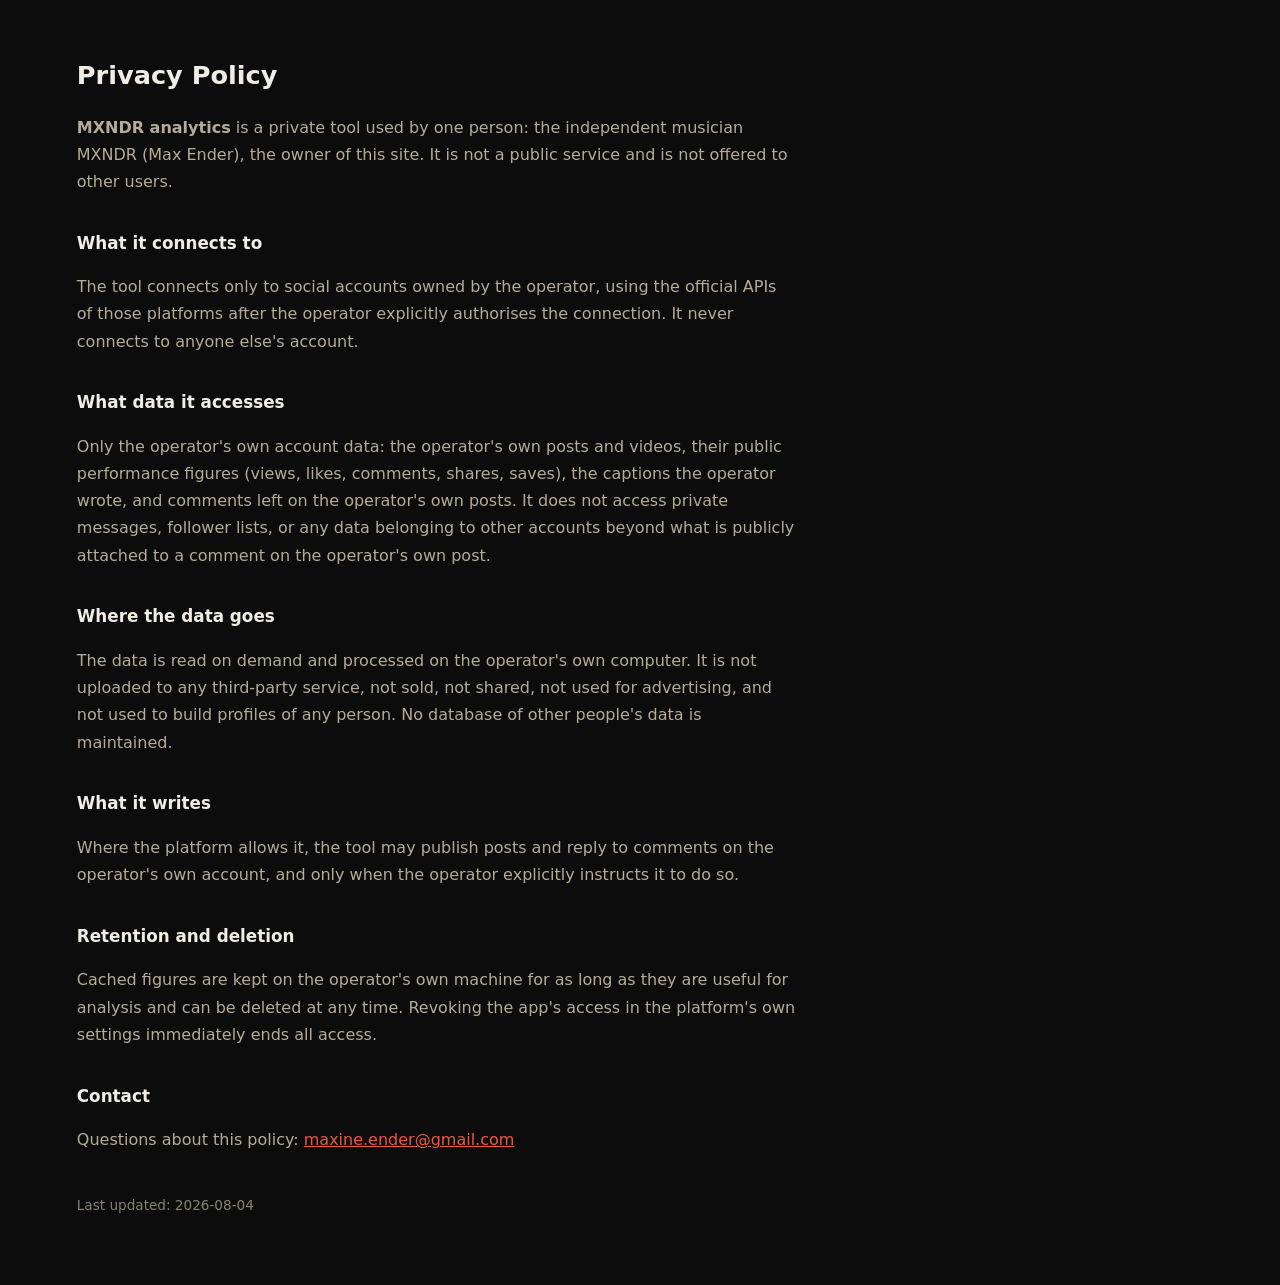
<file: privacy.html>
<!doctype html>
<html lang="en">
<head>
<meta charset="utf-8">
<meta name="viewport" content="width=device-width, initial-scale=1">
<title>Privacy Policy — MXNDR</title>
<style>
body{background:#0c0c0c;color:#b7ab98;font:16px/1.7 system-ui,-apple-system,sans-serif;margin:0;padding:6vh 6vw;max-width:720px}
h1{color:#f1ede4;font-size:1.6rem;margin:0 0 .4em}
h2{color:#f1ede4;font-size:1.05rem;margin:2em 0 .4em}
a{color:#eb5939}
.small{color:#8a8070;font-size:.85rem;margin-top:3em}
</style>
</head>
<body>
<h1>Privacy Policy</h1>
<p><strong>MXNDR analytics</strong> is a private tool used by one person: the independent musician
MXNDR (Max Ender), the owner of this site. It is not a public service and is not offered to
other users.</p>

<h2>What it connects to</h2>
<p>The tool connects only to social accounts owned by the operator, using the official APIs of
those platforms after the operator explicitly authorises the connection. It never connects to
anyone else's account.</p>

<h2>What data it accesses</h2>
<p>Only the operator's own account data: the operator's own posts and videos, their public
performance figures (views, likes, comments, shares, saves), the captions the operator wrote,
and comments left on the operator's own posts. It does not access private messages, follower
lists, or any data belonging to other accounts beyond what is publicly attached to a comment on
the operator's own post.</p>

<h2>Where the data goes</h2>
<p>The data is read on demand and processed on the operator's own computer. It is not uploaded
to any third-party service, not sold, not shared, not used for advertising, and not used to
build profiles of any person. No database of other people's data is maintained.</p>

<h2>What it writes</h2>
<p>Where the platform allows it, the tool may publish posts and reply to comments on the
operator's own account, and only when the operator explicitly instructs it to do so.</p>

<h2>Retention and deletion</h2>
<p>Cached figures are kept on the operator's own machine for as long as they are useful for
analysis and can be deleted at any time. Revoking the app's access in the platform's own
settings immediately ends all access.</p>

<h2>Contact</h2>
<p>Questions about this policy: <a href="mailto:maxine.ender@gmail.com">maxine.ender@gmail.com</a></p>

<p class="small">Last updated: 2026-08-04</p>
</body>
</html>
</file>
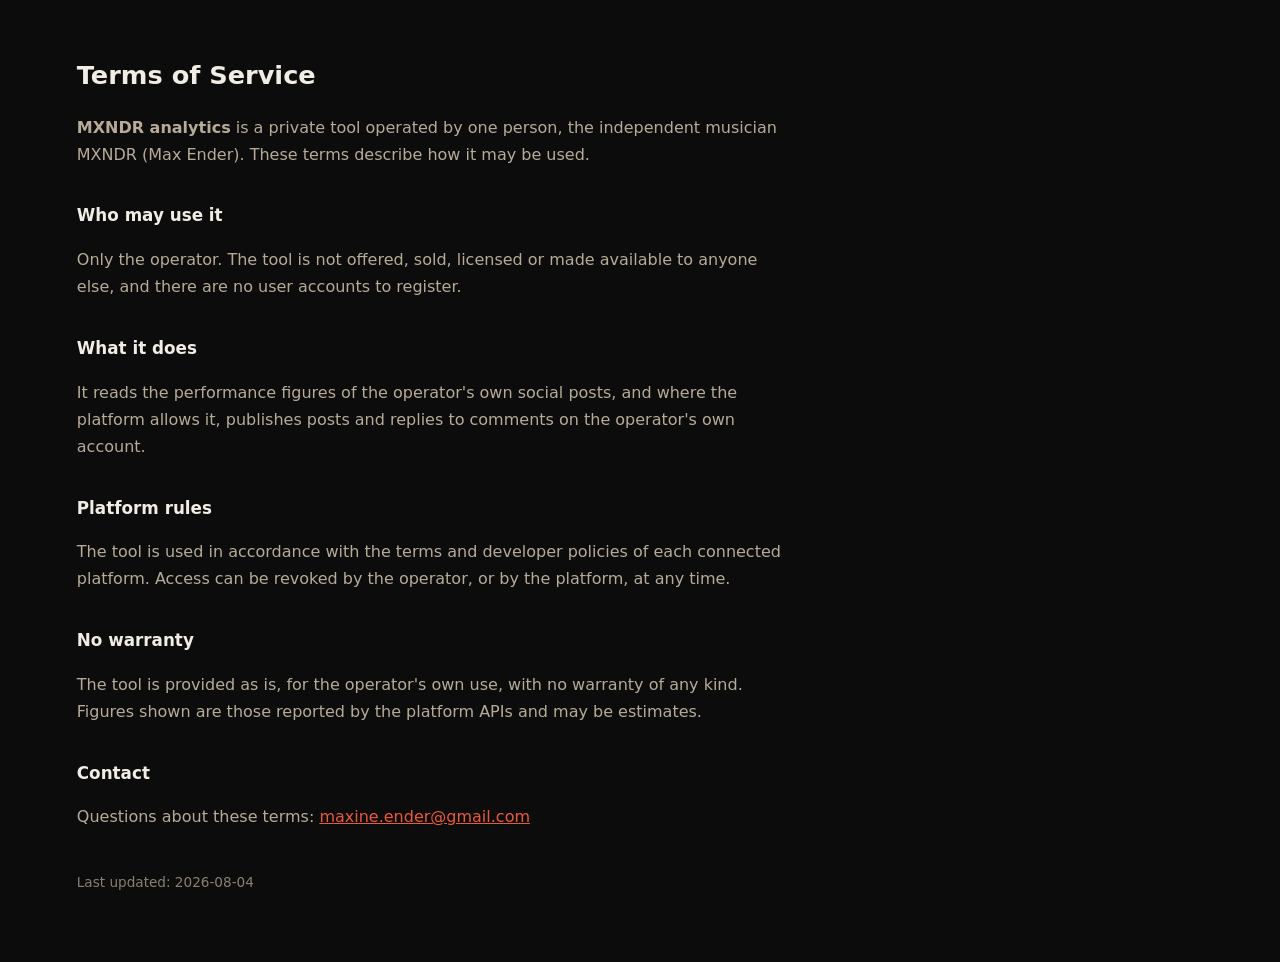
<file: terms.html>
<!doctype html>
<html lang="en">
<head>
<meta charset="utf-8">
<meta name="viewport" content="width=device-width, initial-scale=1">
<title>Terms of Service — MXNDR</title>
<style>
body{background:#0c0c0c;color:#b7ab98;font:16px/1.7 system-ui,-apple-system,sans-serif;margin:0;padding:6vh 6vw;max-width:720px}
h1{color:#f1ede4;font-size:1.6rem;margin:0 0 .4em}
h2{color:#f1ede4;font-size:1.05rem;margin:2em 0 .4em}
a{color:#eb5939}
.small{color:#8a8070;font-size:.85rem;margin-top:3em}
</style>
</head>
<body>
<h1>Terms of Service</h1>
<p><strong>MXNDR analytics</strong> is a private tool operated by one person, the independent
musician MXNDR (Max Ender). These terms describe how it may be used.</p>

<h2>Who may use it</h2>
<p>Only the operator. The tool is not offered, sold, licensed or made available to anyone else,
and there are no user accounts to register.</p>

<h2>What it does</h2>
<p>It reads the performance figures of the operator's own social posts, and where the platform
allows it, publishes posts and replies to comments on the operator's own account.</p>

<h2>Platform rules</h2>
<p>The tool is used in accordance with the terms and developer policies of each connected
platform. Access can be revoked by the operator, or by the platform, at any time.</p>

<h2>No warranty</h2>
<p>The tool is provided as is, for the operator's own use, with no warranty of any kind. Figures
shown are those reported by the platform APIs and may be estimates.</p>

<h2>Contact</h2>
<p>Questions about these terms: <a href="mailto:maxine.ender@gmail.com">maxine.ender@gmail.com</a></p>

<p class="small">Last updated: 2026-08-04</p>
</body>
</html>
</file>
<file: app.css>
@import url(https://fonts.googleapis.com/css2?family=Nunito+Sans:ital,opsz,wght@0,6..12,200..1000;1,6..12,200..1000&display=swap);.fill-black{fill:#000}.stroke-black{stroke:#000}.fill-white{fill:#fff}.stroke-white{stroke:#fff}.fill-dark{fill:#0D0106}.stroke-dark{stroke:#0D0106}.fill-red{fill:#D2504A}.stroke-red{stroke:#D2504A}.fill-primary{fill:#DCECE0}.stroke-primary{stroke:#DCECE0}.fill-tundora{fill:#3F4A42}.stroke-tundora{stroke:#3F4A42}.row{--bs-gutter-x:1.25rem;--bs-gutter-y:0;display:-webkit-box;display:-ms-flexbox;display:flex;-ms-flex-wrap:wrap;flex-wrap:wrap;margin-left:calc(var(--bs-gutter-x)*-.5);margin-right:calc(var(--bs-gutter-x)*-.5);margin-top:calc(var(--bs-gutter-y)*-1)}.row>*{-ms-flex-negative:0;flex-shrink:0;margin-top:var(--bs-gutter-y);max-width:100%;padding-left:calc(var(--bs-gutter-x)*.5);padding-right:calc(var(--bs-gutter-x)*.5);width:100%}.col{-webkit-box-flex:1;-ms-flex:1 0 0%;flex:1 0 0%}.row-cols-auto>*{width:auto}.row-cols-1>*,.row-cols-auto>*{-webkit-box-flex:0;-ms-flex:0 0 auto;flex:0 0 auto}.row-cols-1>*{width:100%}.row-cols-2>*{width:50%}.row-cols-2>*,.row-cols-3>*{-webkit-box-flex:0;-ms-flex:0 0 auto;flex:0 0 auto}.row-cols-3>*{width:33.3333333333%}.row-cols-4>*{width:25%}.row-cols-4>*,.row-cols-5>*{-webkit-box-flex:0;-ms-flex:0 0 auto;flex:0 0 auto}.row-cols-5>*{width:20%}.row-cols-6>*{width:16.6666666667%}.col-auto,.row-cols-6>*{-webkit-box-flex:0;-ms-flex:0 0 auto;flex:0 0 auto}.col-auto{width:auto}.col-1{width:8.33333333%}.col-1,.col-2{-webkit-box-flex:0;-ms-flex:0 0 auto;flex:0 0 auto}.col-2{width:16.66666667%}.col-3{width:25%}.col-3,.col-4{-webkit-box-flex:0;-ms-flex:0 0 auto;flex:0 0 auto}.col-4{width:33.33333333%}.col-5{width:41.66666667%}.col-5,.col-6{-webkit-box-flex:0;-ms-flex:0 0 auto;flex:0 0 auto}.col-6{width:50%}.col-7{width:58.33333333%}.col-7,.col-8{-webkit-box-flex:0;-ms-flex:0 0 auto;flex:0 0 auto}.col-8{width:66.66666667%}.col-9{width:75%}.col-10,.col-9{-webkit-box-flex:0;-ms-flex:0 0 auto;flex:0 0 auto}.col-10{width:83.33333333%}.col-11{width:91.66666667%}.col-11,.col-12{-webkit-box-flex:0;-ms-flex:0 0 auto;flex:0 0 auto}.col-12{width:100%}.offset-1{margin-left:8.33333333%}.offset-2{margin-left:16.66666667%}.offset-3{margin-left:25%}.offset-4{margin-left:33.33333333%}.offset-5{margin-left:41.66666667%}.offset-6{margin-left:50%}.offset-7{margin-left:58.33333333%}.offset-8{margin-left:66.66666667%}.offset-9{margin-left:75%}.offset-10{margin-left:83.33333333%}.offset-11{margin-left:91.66666667%}.g-0,.gx-0{--bs-gutter-x:0}.g-0,.gy-0{--bs-gutter-y:0}.g-1,.gx-1{--bs-gutter-x:0.625rem}.g-1,.gy-1{--bs-gutter-y:0.625rem}.g-2,.gx-2{--bs-gutter-x:1.875rem}.g-2,.gy-2{--bs-gutter-y:1.875rem}.g-3,.gx-3{--bs-gutter-x:2.5rem}.g-3,.gy-3{--bs-gutter-y:2.5rem}.g-4,.gx-4{--bs-gutter-x:3.125rem}.g-4,.gy-4{--bs-gutter-y:3.125rem}.g-5,.gx-5{--bs-gutter-x:3.75rem}.g-5,.gy-5{--bs-gutter-y:3.75rem}.g-6,.gx-6{--bs-gutter-x:5rem}.g-6,.gy-6{--bs-gutter-y:5rem}.g-7,.gx-7{--bs-gutter-x:7.5rem}.g-7,.gy-7{--bs-gutter-y:7.5rem}.g-9,.gx-9{--bs-gutter-x:10rem}.g-9,.gy-9{--bs-gutter-y:10rem}.g-10,.gx-10{--bs-gutter-x:18.75rem}.g-10,.gy-10{--bs-gutter-y:18.75rem}@media(min-width:768px){.col-sm{-webkit-box-flex:1;-ms-flex:1 0 0%;flex:1 0 0%}.row-cols-sm-auto>*{width:auto}.row-cols-sm-1>*,.row-cols-sm-auto>*{-webkit-box-flex:0;-ms-flex:0 0 auto;flex:0 0 auto}.row-cols-sm-1>*{width:100%}.row-cols-sm-2>*{width:50%}.row-cols-sm-2>*,.row-cols-sm-3>*{-webkit-box-flex:0;-ms-flex:0 0 auto;flex:0 0 auto}.row-cols-sm-3>*{width:33.3333333333%}.row-cols-sm-4>*{width:25%}.row-cols-sm-4>*,.row-cols-sm-5>*{-webkit-box-flex:0;-ms-flex:0 0 auto;flex:0 0 auto}.row-cols-sm-5>*{width:20%}.row-cols-sm-6>*{width:16.6666666667%}.col-sm-auto,.row-cols-sm-6>*{-webkit-box-flex:0;-ms-flex:0 0 auto;flex:0 0 auto}.col-sm-auto{width:auto}.col-sm-1{width:8.33333333%}.col-sm-1,.col-sm-2{-webkit-box-flex:0;-ms-flex:0 0 auto;flex:0 0 auto}.col-sm-2{width:16.66666667%}.col-sm-3{width:25%}.col-sm-3,.col-sm-4{-webkit-box-flex:0;-ms-flex:0 0 auto;flex:0 0 auto}.col-sm-4{width:33.33333333%}.col-sm-5{width:41.66666667%}.col-sm-5,.col-sm-6{-webkit-box-flex:0;-ms-flex:0 0 auto;flex:0 0 auto}.col-sm-6{width:50%}.col-sm-7{width:58.33333333%}.col-sm-7,.col-sm-8{-webkit-box-flex:0;-ms-flex:0 0 auto;flex:0 0 auto}.col-sm-8{width:66.66666667%}.col-sm-9{width:75%}.col-sm-10,.col-sm-9{-webkit-box-flex:0;-ms-flex:0 0 auto;flex:0 0 auto}.col-sm-10{width:83.33333333%}.col-sm-11{width:91.66666667%}.col-sm-11,.col-sm-12{-webkit-box-flex:0;-ms-flex:0 0 auto;flex:0 0 auto}.col-sm-12{width:100%}.offset-sm-0{margin-left:0}.offset-sm-1{margin-left:8.33333333%}.offset-sm-2{margin-left:16.66666667%}.offset-sm-3{margin-left:25%}.offset-sm-4{margin-left:33.33333333%}.offset-sm-5{margin-left:41.66666667%}.offset-sm-6{margin-left:50%}.offset-sm-7{margin-left:58.33333333%}.offset-sm-8{margin-left:66.66666667%}.offset-sm-9{margin-left:75%}.offset-sm-10{margin-left:83.33333333%}.offset-sm-11{margin-left:91.66666667%}.g-sm-0,.gx-sm-0{--bs-gutter-x:0}.g-sm-0,.gy-sm-0{--bs-gutter-y:0}.g-sm-1,.gx-sm-1{--bs-gutter-x:0.625rem}.g-sm-1,.gy-sm-1{--bs-gutter-y:0.625rem}.g-sm-2,.gx-sm-2{--bs-gutter-x:1.875rem}.g-sm-2,.gy-sm-2{--bs-gutter-y:1.875rem}.g-sm-3,.gx-sm-3{--bs-gutter-x:2.5rem}.g-sm-3,.gy-sm-3{--bs-gutter-y:2.5rem}.g-sm-4,.gx-sm-4{--bs-gutter-x:3.125rem}.g-sm-4,.gy-sm-4{--bs-gutter-y:3.125rem}.g-sm-5,.gx-sm-5{--bs-gutter-x:3.75rem}.g-sm-5,.gy-sm-5{--bs-gutter-y:3.75rem}.g-sm-6,.gx-sm-6{--bs-gutter-x:5rem}.g-sm-6,.gy-sm-6{--bs-gutter-y:5rem}.g-sm-7,.gx-sm-7{--bs-gutter-x:7.5rem}.g-sm-7,.gy-sm-7{--bs-gutter-y:7.5rem}.g-sm-9,.gx-sm-9{--bs-gutter-x:10rem}.g-sm-9,.gy-sm-9{--bs-gutter-y:10rem}.g-sm-10,.gx-sm-10{--bs-gutter-x:18.75rem}.g-sm-10,.gy-sm-10{--bs-gutter-y:18.75rem}}@media(min-width:1024px){.col-md{-webkit-box-flex:1;-ms-flex:1 0 0%;flex:1 0 0%}.row-cols-md-auto>*{width:auto}.row-cols-md-1>*,.row-cols-md-auto>*{-webkit-box-flex:0;-ms-flex:0 0 auto;flex:0 0 auto}.row-cols-md-1>*{width:100%}.row-cols-md-2>*{width:50%}.row-cols-md-2>*,.row-cols-md-3>*{-webkit-box-flex:0;-ms-flex:0 0 auto;flex:0 0 auto}.row-cols-md-3>*{width:33.3333333333%}.row-cols-md-4>*{width:25%}.row-cols-md-4>*,.row-cols-md-5>*{-webkit-box-flex:0;-ms-flex:0 0 auto;flex:0 0 auto}.row-cols-md-5>*{width:20%}.row-cols-md-6>*{width:16.6666666667%}.col-md-auto,.row-cols-md-6>*{-webkit-box-flex:0;-ms-flex:0 0 auto;flex:0 0 auto}.col-md-auto{width:auto}.col-md-1{width:8.33333333%}.col-md-1,.col-md-2{-webkit-box-flex:0;-ms-flex:0 0 auto;flex:0 0 auto}.col-md-2{width:16.66666667%}.col-md-3{width:25%}.col-md-3,.col-md-4{-webkit-box-flex:0;-ms-flex:0 0 auto;flex:0 0 auto}.col-md-4{width:33.33333333%}.col-md-5{width:41.66666667%}.col-md-5,.col-md-6{-webkit-box-flex:0;-ms-flex:0 0 auto;flex:0 0 auto}.col-md-6{width:50%}.col-md-7{width:58.33333333%}.col-md-7,.col-md-8{-webkit-box-flex:0;-ms-flex:0 0 auto;flex:0 0 auto}.col-md-8{width:66.66666667%}.col-md-9{width:75%}.col-md-10,.col-md-9{-webkit-box-flex:0;-ms-flex:0 0 auto;flex:0 0 auto}.col-md-10{width:83.33333333%}.col-md-11{width:91.66666667%}.col-md-11,.col-md-12{-webkit-box-flex:0;-ms-flex:0 0 auto;flex:0 0 auto}.col-md-12{width:100%}.offset-md-0{margin-left:0}.offset-md-1{margin-left:8.33333333%}.offset-md-2{margin-left:16.66666667%}.offset-md-3{margin-left:25%}.offset-md-4{margin-left:33.33333333%}.offset-md-5{margin-left:41.66666667%}.offset-md-6{margin-left:50%}.offset-md-7{margin-left:58.33333333%}.offset-md-8{margin-left:66.66666667%}.offset-md-9{margin-left:75%}.offset-md-10{margin-left:83.33333333%}.offset-md-11{margin-left:91.66666667%}.g-md-0,.gx-md-0{--bs-gutter-x:0}.g-md-0,.gy-md-0{--bs-gutter-y:0}.g-md-1,.gx-md-1{--bs-gutter-x:0.625rem}.g-md-1,.gy-md-1{--bs-gutter-y:0.625rem}.g-md-2,.gx-md-2{--bs-gutter-x:1.875rem}.g-md-2,.gy-md-2{--bs-gutter-y:1.875rem}.g-md-3,.gx-md-3{--bs-gutter-x:2.5rem}.g-md-3,.gy-md-3{--bs-gutter-y:2.5rem}.g-md-4,.gx-md-4{--bs-gutter-x:3.125rem}.g-md-4,.gy-md-4{--bs-gutter-y:3.125rem}.g-md-5,.gx-md-5{--bs-gutter-x:3.75rem}.g-md-5,.gy-md-5{--bs-gutter-y:3.75rem}.g-md-6,.gx-md-6{--bs-gutter-x:5rem}.g-md-6,.gy-md-6{--bs-gutter-y:5rem}.g-md-7,.gx-md-7{--bs-gutter-x:7.5rem}.g-md-7,.gy-md-7{--bs-gutter-y:7.5rem}.g-md-9,.gx-md-9{--bs-gutter-x:10rem}.g-md-9,.gy-md-9{--bs-gutter-y:10rem}.g-md-10,.gx-md-10{--bs-gutter-x:18.75rem}.g-md-10,.gy-md-10{--bs-gutter-y:18.75rem}}@media(min-width:1200px){.col-lg{-webkit-box-flex:1;-ms-flex:1 0 0%;flex:1 0 0%}.row-cols-lg-auto>*{width:auto}.row-cols-lg-1>*,.row-cols-lg-auto>*{-webkit-box-flex:0;-ms-flex:0 0 auto;flex:0 0 auto}.row-cols-lg-1>*{width:100%}.row-cols-lg-2>*{width:50%}.row-cols-lg-2>*,.row-cols-lg-3>*{-webkit-box-flex:0;-ms-flex:0 0 auto;flex:0 0 auto}.row-cols-lg-3>*{width:33.3333333333%}.row-cols-lg-4>*{width:25%}.row-cols-lg-4>*,.row-cols-lg-5>*{-webkit-box-flex:0;-ms-flex:0 0 auto;flex:0 0 auto}.row-cols-lg-5>*{width:20%}.row-cols-lg-6>*{width:16.6666666667%}.col-lg-auto,.row-cols-lg-6>*{-webkit-box-flex:0;-ms-flex:0 0 auto;flex:0 0 auto}.col-lg-auto{width:auto}.col-lg-1{width:8.33333333%}.col-lg-1,.col-lg-2{-webkit-box-flex:0;-ms-flex:0 0 auto;flex:0 0 auto}.col-lg-2{width:16.66666667%}.col-lg-3{width:25%}.col-lg-3,.col-lg-4{-webkit-box-flex:0;-ms-flex:0 0 auto;flex:0 0 auto}.col-lg-4{width:33.33333333%}.col-lg-5{width:41.66666667%}.col-lg-5,.col-lg-6{-webkit-box-flex:0;-ms-flex:0 0 auto;flex:0 0 auto}.col-lg-6{width:50%}.col-lg-7{width:58.33333333%}.col-lg-7,.col-lg-8{-webkit-box-flex:0;-ms-flex:0 0 auto;flex:0 0 auto}.col-lg-8{width:66.66666667%}.col-lg-9{width:75%}.col-lg-10,.col-lg-9{-webkit-box-flex:0;-ms-flex:0 0 auto;flex:0 0 auto}.col-lg-10{width:83.33333333%}.col-lg-11{width:91.66666667%}.col-lg-11,.col-lg-12{-webkit-box-flex:0;-ms-flex:0 0 auto;flex:0 0 auto}.col-lg-12{width:100%}.offset-lg-0{margin-left:0}.offset-lg-1{margin-left:8.33333333%}.offset-lg-2{margin-left:16.66666667%}.offset-lg-3{margin-left:25%}.offset-lg-4{margin-left:33.33333333%}.offset-lg-5{margin-left:41.66666667%}.offset-lg-6{margin-left:50%}.offset-lg-7{margin-left:58.33333333%}.offset-lg-8{margin-left:66.66666667%}.offset-lg-9{margin-left:75%}.offset-lg-10{margin-left:83.33333333%}.offset-lg-11{margin-left:91.66666667%}.g-lg-0,.gx-lg-0{--bs-gutter-x:0}.g-lg-0,.gy-lg-0{--bs-gutter-y:0}.g-lg-1,.gx-lg-1{--bs-gutter-x:0.625rem}.g-lg-1,.gy-lg-1{--bs-gutter-y:0.625rem}.g-lg-2,.gx-lg-2{--bs-gutter-x:1.875rem}.g-lg-2,.gy-lg-2{--bs-gutter-y:1.875rem}.g-lg-3,.gx-lg-3{--bs-gutter-x:2.5rem}.g-lg-3,.gy-lg-3{--bs-gutter-y:2.5rem}.g-lg-4,.gx-lg-4{--bs-gutter-x:3.125rem}.g-lg-4,.gy-lg-4{--bs-gutter-y:3.125rem}.g-lg-5,.gx-lg-5{--bs-gutter-x:3.75rem}.g-lg-5,.gy-lg-5{--bs-gutter-y:3.75rem}.g-lg-6,.gx-lg-6{--bs-gutter-x:5rem}.g-lg-6,.gy-lg-6{--bs-gutter-y:5rem}.g-lg-7,.gx-lg-7{--bs-gutter-x:7.5rem}.g-lg-7,.gy-lg-7{--bs-gutter-y:7.5rem}.g-lg-9,.gx-lg-9{--bs-gutter-x:10rem}.g-lg-9,.gy-lg-9{--bs-gutter-y:10rem}.g-lg-10,.gx-lg-10{--bs-gutter-x:18.75rem}.g-lg-10,.gy-lg-10{--bs-gutter-y:18.75rem}}@media(min-width:1400px){.col-xl{-webkit-box-flex:1;-ms-flex:1 0 0%;flex:1 0 0%}.row-cols-xl-auto>*{width:auto}.row-cols-xl-1>*,.row-cols-xl-auto>*{-webkit-box-flex:0;-ms-flex:0 0 auto;flex:0 0 auto}.row-cols-xl-1>*{width:100%}.row-cols-xl-2>*{width:50%}.row-cols-xl-2>*,.row-cols-xl-3>*{-webkit-box-flex:0;-ms-flex:0 0 auto;flex:0 0 auto}.row-cols-xl-3>*{width:33.3333333333%}.row-cols-xl-4>*{width:25%}.row-cols-xl-4>*,.row-cols-xl-5>*{-webkit-box-flex:0;-ms-flex:0 0 auto;flex:0 0 auto}.row-cols-xl-5>*{width:20%}.row-cols-xl-6>*{width:16.6666666667%}.col-xl-auto,.row-cols-xl-6>*{-webkit-box-flex:0;-ms-flex:0 0 auto;flex:0 0 auto}.col-xl-auto{width:auto}.col-xl-1{width:8.33333333%}.col-xl-1,.col-xl-2{-webkit-box-flex:0;-ms-flex:0 0 auto;flex:0 0 auto}.col-xl-2{width:16.66666667%}.col-xl-3{width:25%}.col-xl-3,.col-xl-4{-webkit-box-flex:0;-ms-flex:0 0 auto;flex:0 0 auto}.col-xl-4{width:33.33333333%}.col-xl-5{width:41.66666667%}.col-xl-5,.col-xl-6{-webkit-box-flex:0;-ms-flex:0 0 auto;flex:0 0 auto}.col-xl-6{width:50%}.col-xl-7{width:58.33333333%}.col-xl-7,.col-xl-8{-webkit-box-flex:0;-ms-flex:0 0 auto;flex:0 0 auto}.col-xl-8{width:66.66666667%}.col-xl-9{width:75%}.col-xl-10,.col-xl-9{-webkit-box-flex:0;-ms-flex:0 0 auto;flex:0 0 auto}.col-xl-10{width:83.33333333%}.col-xl-11{width:91.66666667%}.col-xl-11,.col-xl-12{-webkit-box-flex:0;-ms-flex:0 0 auto;flex:0 0 auto}.col-xl-12{width:100%}.offset-xl-0{margin-left:0}.offset-xl-1{margin-left:8.33333333%}.offset-xl-2{margin-left:16.66666667%}.offset-xl-3{margin-left:25%}.offset-xl-4{margin-left:33.33333333%}.offset-xl-5{margin-left:41.66666667%}.offset-xl-6{margin-left:50%}.offset-xl-7{margin-left:58.33333333%}.offset-xl-8{margin-left:66.66666667%}.offset-xl-9{margin-left:75%}.offset-xl-10{margin-left:83.33333333%}.offset-xl-11{margin-left:91.66666667%}.g-xl-0,.gx-xl-0{--bs-gutter-x:0}.g-xl-0,.gy-xl-0{--bs-gutter-y:0}.g-xl-1,.gx-xl-1{--bs-gutter-x:0.625rem}.g-xl-1,.gy-xl-1{--bs-gutter-y:0.625rem}.g-xl-2,.gx-xl-2{--bs-gutter-x:1.875rem}.g-xl-2,.gy-xl-2{--bs-gutter-y:1.875rem}.g-xl-3,.gx-xl-3{--bs-gutter-x:2.5rem}.g-xl-3,.gy-xl-3{--bs-gutter-y:2.5rem}.g-xl-4,.gx-xl-4{--bs-gutter-x:3.125rem}.g-xl-4,.gy-xl-4{--bs-gutter-y:3.125rem}.g-xl-5,.gx-xl-5{--bs-gutter-x:3.75rem}.g-xl-5,.gy-xl-5{--bs-gutter-y:3.75rem}.g-xl-6,.gx-xl-6{--bs-gutter-x:5rem}.g-xl-6,.gy-xl-6{--bs-gutter-y:5rem}.g-xl-7,.gx-xl-7{--bs-gutter-x:7.5rem}.g-xl-7,.gy-xl-7{--bs-gutter-y:7.5rem}.g-xl-9,.gx-xl-9{--bs-gutter-x:10rem}.g-xl-9,.gy-xl-9{--bs-gutter-y:10rem}.g-xl-10,.gx-xl-10{--bs-gutter-x:18.75rem}.g-xl-10,.gy-xl-10{--bs-gutter-y:18.75rem}}@media(min-width:1600px){.col-xxl{-webkit-box-flex:1;-ms-flex:1 0 0%;flex:1 0 0%}.row-cols-xxl-auto>*{width:auto}.row-cols-xxl-1>*,.row-cols-xxl-auto>*{-webkit-box-flex:0;-ms-flex:0 0 auto;flex:0 0 auto}.row-cols-xxl-1>*{width:100%}.row-cols-xxl-2>*{width:50%}.row-cols-xxl-2>*,.row-cols-xxl-3>*{-webkit-box-flex:0;-ms-flex:0 0 auto;flex:0 0 auto}.row-cols-xxl-3>*{width:33.3333333333%}.row-cols-xxl-4>*{width:25%}.row-cols-xxl-4>*,.row-cols-xxl-5>*{-webkit-box-flex:0;-ms-flex:0 0 auto;flex:0 0 auto}.row-cols-xxl-5>*{width:20%}.row-cols-xxl-6>*{width:16.6666666667%}.col-xxl-auto,.row-cols-xxl-6>*{-webkit-box-flex:0;-ms-flex:0 0 auto;flex:0 0 auto}.col-xxl-auto{width:auto}.col-xxl-1{width:8.33333333%}.col-xxl-1,.col-xxl-2{-webkit-box-flex:0;-ms-flex:0 0 auto;flex:0 0 auto}.col-xxl-2{width:16.66666667%}.col-xxl-3{width:25%}.col-xxl-3,.col-xxl-4{-webkit-box-flex:0;-ms-flex:0 0 auto;flex:0 0 auto}.col-xxl-4{width:33.33333333%}.col-xxl-5{width:41.66666667%}.col-xxl-5,.col-xxl-6{-webkit-box-flex:0;-ms-flex:0 0 auto;flex:0 0 auto}.col-xxl-6{width:50%}.col-xxl-7{width:58.33333333%}.col-xxl-7,.col-xxl-8{-webkit-box-flex:0;-ms-flex:0 0 auto;flex:0 0 auto}.col-xxl-8{width:66.66666667%}.col-xxl-9{width:75%}.col-xxl-10,.col-xxl-9{-webkit-box-flex:0;-ms-flex:0 0 auto;flex:0 0 auto}.col-xxl-10{width:83.33333333%}.col-xxl-11{width:91.66666667%}.col-xxl-11,.col-xxl-12{-webkit-box-flex:0;-ms-flex:0 0 auto;flex:0 0 auto}.col-xxl-12{width:100%}.offset-xxl-0{margin-left:0}.offset-xxl-1{margin-left:8.33333333%}.offset-xxl-2{margin-left:16.66666667%}.offset-xxl-3{margin-left:25%}.offset-xxl-4{margin-left:33.33333333%}.offset-xxl-5{margin-left:41.66666667%}.offset-xxl-6{margin-left:50%}.offset-xxl-7{margin-left:58.33333333%}.offset-xxl-8{margin-left:66.66666667%}.offset-xxl-9{margin-left:75%}.offset-xxl-10{margin-left:83.33333333%}.offset-xxl-11{margin-left:91.66666667%}.g-xxl-0,.gx-xxl-0{--bs-gutter-x:0}.g-xxl-0,.gy-xxl-0{--bs-gutter-y:0}.g-xxl-1,.gx-xxl-1{--bs-gutter-x:0.625rem}.g-xxl-1,.gy-xxl-1{--bs-gutter-y:0.625rem}.g-xxl-2,.gx-xxl-2{--bs-gutter-x:1.875rem}.g-xxl-2,.gy-xxl-2{--bs-gutter-y:1.875rem}.g-xxl-3,.gx-xxl-3{--bs-gutter-x:2.5rem}.g-xxl-3,.gy-xxl-3{--bs-gutter-y:2.5rem}.g-xxl-4,.gx-xxl-4{--bs-gutter-x:3.125rem}.g-xxl-4,.gy-xxl-4{--bs-gutter-y:3.125rem}.g-xxl-5,.gx-xxl-5{--bs-gutter-x:3.75rem}.g-xxl-5,.gy-xxl-5{--bs-gutter-y:3.75rem}.g-xxl-6,.gx-xxl-6{--bs-gutter-x:5rem}.g-xxl-6,.gy-xxl-6{--bs-gutter-y:5rem}.g-xxl-7,.gx-xxl-7{--bs-gutter-x:7.5rem}.g-xxl-7,.gy-xxl-7{--bs-gutter-y:7.5rem}.g-xxl-9,.gx-xxl-9{--bs-gutter-x:10rem}.g-xxl-9,.gy-xxl-9{--bs-gutter-y:10rem}.g-xxl-10,.gx-xxl-10{--bs-gutter-x:18.75rem}.g-xxl-10,.gy-xxl-10{--bs-gutter-y:18.75rem}}@media(min-width:1728px){.col-xxxl{-webkit-box-flex:1;-ms-flex:1 0 0%;flex:1 0 0%}.row-cols-xxxl-auto>*{width:auto}.row-cols-xxxl-1>*,.row-cols-xxxl-auto>*{-webkit-box-flex:0;-ms-flex:0 0 auto;flex:0 0 auto}.row-cols-xxxl-1>*{width:100%}.row-cols-xxxl-2>*{width:50%}.row-cols-xxxl-2>*,.row-cols-xxxl-3>*{-webkit-box-flex:0;-ms-flex:0 0 auto;flex:0 0 auto}.row-cols-xxxl-3>*{width:33.3333333333%}.row-cols-xxxl-4>*{width:25%}.row-cols-xxxl-4>*,.row-cols-xxxl-5>*{-webkit-box-flex:0;-ms-flex:0 0 auto;flex:0 0 auto}.row-cols-xxxl-5>*{width:20%}.row-cols-xxxl-6>*{width:16.6666666667%}.col-xxxl-auto,.row-cols-xxxl-6>*{-webkit-box-flex:0;-ms-flex:0 0 auto;flex:0 0 auto}.col-xxxl-auto{width:auto}.col-xxxl-1{width:8.33333333%}.col-xxxl-1,.col-xxxl-2{-webkit-box-flex:0;-ms-flex:0 0 auto;flex:0 0 auto}.col-xxxl-2{width:16.66666667%}.col-xxxl-3{width:25%}.col-xxxl-3,.col-xxxl-4{-webkit-box-flex:0;-ms-flex:0 0 auto;flex:0 0 auto}.col-xxxl-4{width:33.33333333%}.col-xxxl-5{width:41.66666667%}.col-xxxl-5,.col-xxxl-6{-webkit-box-flex:0;-ms-flex:0 0 auto;flex:0 0 auto}.col-xxxl-6{width:50%}.col-xxxl-7{width:58.33333333%}.col-xxxl-7,.col-xxxl-8{-webkit-box-flex:0;-ms-flex:0 0 auto;flex:0 0 auto}.col-xxxl-8{width:66.66666667%}.col-xxxl-9{width:75%}.col-xxxl-10,.col-xxxl-9{-webkit-box-flex:0;-ms-flex:0 0 auto;flex:0 0 auto}.col-xxxl-10{width:83.33333333%}.col-xxxl-11{width:91.66666667%}.col-xxxl-11,.col-xxxl-12{-webkit-box-flex:0;-ms-flex:0 0 auto;flex:0 0 auto}.col-xxxl-12{width:100%}.offset-xxxl-0{margin-left:0}.offset-xxxl-1{margin-left:8.33333333%}.offset-xxxl-2{margin-left:16.66666667%}.offset-xxxl-3{margin-left:25%}.offset-xxxl-4{margin-left:33.33333333%}.offset-xxxl-5{margin-left:41.66666667%}.offset-xxxl-6{margin-left:50%}.offset-xxxl-7{margin-left:58.33333333%}.offset-xxxl-8{margin-left:66.66666667%}.offset-xxxl-9{margin-left:75%}.offset-xxxl-10{margin-left:83.33333333%}.offset-xxxl-11{margin-left:91.66666667%}.g-xxxl-0,.gx-xxxl-0{--bs-gutter-x:0}.g-xxxl-0,.gy-xxxl-0{--bs-gutter-y:0}.g-xxxl-1,.gx-xxxl-1{--bs-gutter-x:0.625rem}.g-xxxl-1,.gy-xxxl-1{--bs-gutter-y:0.625rem}.g-xxxl-2,.gx-xxxl-2{--bs-gutter-x:1.875rem}.g-xxxl-2,.gy-xxxl-2{--bs-gutter-y:1.875rem}.g-xxxl-3,.gx-xxxl-3{--bs-gutter-x:2.5rem}.g-xxxl-3,.gy-xxxl-3{--bs-gutter-y:2.5rem}.g-xxxl-4,.gx-xxxl-4{--bs-gutter-x:3.125rem}.g-xxxl-4,.gy-xxxl-4{--bs-gutter-y:3.125rem}.g-xxxl-5,.gx-xxxl-5{--bs-gutter-x:3.75rem}.g-xxxl-5,.gy-xxxl-5{--bs-gutter-y:3.75rem}.g-xxxl-6,.gx-xxxl-6{--bs-gutter-x:5rem}.g-xxxl-6,.gy-xxxl-6{--bs-gutter-y:5rem}.g-xxxl-7,.gx-xxxl-7{--bs-gutter-x:7.5rem}.g-xxxl-7,.gy-xxxl-7{--bs-gutter-y:7.5rem}.g-xxxl-9,.gx-xxxl-9{--bs-gutter-x:10rem}.g-xxxl-9,.gy-xxxl-9{--bs-gutter-y:10rem}.g-xxxl-10,.gx-xxxl-10{--bs-gutter-x:18.75rem}.g-xxxl-10,.gy-xxxl-10{--bs-gutter-y:18.75rem}}*,:after,:before{-webkit-box-sizing:border-box;box-sizing:border-box}@media(prefers-reduced-motion:no-preference){:root{scroll-behavior:smooth}}body{-webkit-text-size-adjust:100%;-webkit-tap-highlight-color:rgba(0,0,0,0);background-color:var(--bs-body-bg);color:var(--bs-body-color);font-family:var(--bs-body-font-family);font-size:var(--bs-body-font-size);font-weight:var(--bs-body-font-weight);line-height:var(--bs-body-line-height);margin:0;text-align:var(--bs-body-text-align)}hr{border:0;border-top:1px solid;color:inherit;margin:1rem 0;opacity:.25}h1,h2,h3,h4,h5,h6{font-weight:500;line-height:1.2;margin-bottom:1.875rem;margin-top:0}h1{font-size:calc(1.375rem + 1.5vw)}@media(min-width:1200px){h1{font-size:2.5rem}}h2{font-size:calc(1.325rem + .9vw)}@media(min-width:1200px){h2{font-size:2rem}}h3{font-size:calc(1.3rem + .6vw)}@media(min-width:1200px){h3{font-size:1.75rem}}h4{font-size:calc(1.275rem + .3vw)}@media(min-width:1200px){h4{font-size:1.5rem}}h5{font-size:1.25rem}h6{font-size:1rem}p{margin-bottom:1.875rem;margin-top:0}abbr[title]{cursor:help;-webkit-text-decoration:underline dotted;text-decoration:underline dotted;-webkit-text-decoration-skip-ink:none;text-decoration-skip-ink:none}address{font-style:normal;line-height:inherit;margin-bottom:1rem}ol,ul{padding-left:2rem}dl,ol,ul{margin-bottom:1rem;margin-top:0}ol ol,ol ul,ul ol,ul ul{margin-bottom:0}dt{font-weight:500}dd{margin-bottom:.5rem;margin-left:0}blockquote{margin:0 0 1rem}b,strong{font-weight:700}small{font-size:.875em}mark{background-color:var(--bs-highlight-bg);padding:.1875em}sub,sup{font-size:.75em;line-height:0;position:relative;vertical-align:baseline}sub{bottom:-.25em}sup{top:-.5em}a{color:var(--bs-link-color)}a,a:hover{text-decoration:underline}a:hover{color:var(--bs-link-hover-color)}a:not([href]):not([class]),a:not([href]):not([class]):hover{color:inherit;text-decoration:none}code,kbd,pre,samp{font-family:var(--bs-font-monospace);font-size:1em}pre{display:block;font-size:.875em;margin-bottom:1rem;margin-top:0;overflow:auto}pre code{color:inherit;font-size:inherit;word-break:normal}code{word-wrap:break-word;color:var(--bs-code-color);font-size:.875em}a>code{color:inherit}kbd{background-color:var(--bs-body-color);border-radius:.25rem;color:var(--bs-body-bg);font-size:.875em;padding:.1875rem .375rem}kbd kbd{font-size:1em;padding:0}figure{margin:0 0 1rem}img,svg{vertical-align:middle}table{border-collapse:collapse;caption-side:bottom}caption{color:#6c757d;padding-bottom:.5rem;padding-top:.5rem;text-align:left}th{text-align:inherit;text-align:-webkit-match-parent}tbody,td,tfoot,th,thead,tr{border:0 solid;border-color:inherit}label{display:inline-block}button{border-radius:0}button:focus:not(.focus-visible){outline:0}button:focus:not(:focus-visible){outline:0}button,input,optgroup,select,textarea{font-family:inherit;font-size:inherit;line-height:inherit;margin:0}button,select{text-transform:none}[role=button]{cursor:pointer}select{word-wrap:normal}select:disabled{opacity:1}[list]:not([type=date]):not([type=datetime-local]):not([type=month]):not([type=week]):not([type=time])::-webkit-calendar-picker-indicator{display:none!important}[type=button],[type=reset],[type=submit],button{-webkit-appearance:button}[type=button]:not(:disabled),[type=reset]:not(:disabled),[type=submit]:not(:disabled),button:not(:disabled){cursor:pointer}::-moz-focus-inner{border-style:none;padding:0}textarea{resize:vertical}fieldset{border:0;margin:0;min-width:0;padding:0}legend{float:left;font-size:calc(1.275rem + .3vw);line-height:inherit;margin-bottom:.5rem;padding:0;width:100%}@media(min-width:1200px){legend{font-size:1.5rem}}legend+*{clear:left}::-webkit-datetime-edit-day-field,::-webkit-datetime-edit-fields-wrapper,::-webkit-datetime-edit-hour-field,::-webkit-datetime-edit-minute,::-webkit-datetime-edit-month-field,::-webkit-datetime-edit-text,::-webkit-datetime-edit-year-field{padding:0}::-webkit-inner-spin-button{height:auto}[type=search]{-webkit-appearance:textfield;outline-offset:-2px}::-webkit-search-decoration{-webkit-appearance:none}::-webkit-color-swatch-wrapper{padding:0}::file-selector-button{-webkit-appearance:button;font:inherit}output{display:inline-block}iframe{border:0}summary{cursor:pointer;display:list-item}progress{vertical-align:baseline}[hidden]{display:none!important}.d-inline{display:inline!important}.d-inline-block{display:inline-block!important}.d-block{display:block!important}.d-grid{display:grid!important}.d-table{display:table!important}.d-table-row{display:table-row!important}.d-table-cell{display:table-cell!important}.d-flex{display:-webkit-box!important;display:-ms-flexbox!important;display:flex!important}.d-inline-flex{display:-webkit-inline-box!important;display:-ms-inline-flexbox!important;display:inline-flex!important}.d-none{display:none!important}.justify-content-start{-webkit-box-pack:start!important;-ms-flex-pack:start!important;justify-content:flex-start!important}.justify-content-end{-webkit-box-pack:end!important;-ms-flex-pack:end!important;justify-content:flex-end!important}.justify-content-center{-webkit-box-pack:center!important;-ms-flex-pack:center!important;justify-content:center!important}.justify-content-between{-webkit-box-pack:justify!important;-ms-flex-pack:justify!important;justify-content:space-between!important}.justify-content-around{-ms-flex-pack:distribute!important;justify-content:space-around!important}.align-items-start{-webkit-box-align:start!important;-ms-flex-align:start!important;align-items:flex-start!important}.align-items-end{-webkit-box-align:end!important;-ms-flex-align:end!important;align-items:flex-end!important}.align-items-center{-webkit-box-align:center!important;-ms-flex-align:center!important;align-items:center!important}.order-first{-webkit-box-ordinal-group:0!important;-ms-flex-order:-1!important;order:-1!important}.order-0{-webkit-box-ordinal-group:1!important;-ms-flex-order:0!important;order:0!important}.order-1{-webkit-box-ordinal-group:2!important;-ms-flex-order:1!important;order:1!important}.order-2{-webkit-box-ordinal-group:3!important;-ms-flex-order:2!important;order:2!important}.order-3{-webkit-box-ordinal-group:4!important;-ms-flex-order:3!important;order:3!important}.order-4{-webkit-box-ordinal-group:5!important;-ms-flex-order:4!important;order:4!important}.order-5{-webkit-box-ordinal-group:6!important;-ms-flex-order:5!important;order:5!important}.order-last{-webkit-box-ordinal-group:7!important;-ms-flex-order:6!important;order:6!important}.mt-0{margin-top:0!important}.mt-1{margin-top:.625rem!important}.mt-2{margin-top:1.875rem!important}.mt-3{margin-top:2.5rem!important}.mt-4{margin-top:3.125rem!important}.mt-5{margin-top:3.75rem!important}.mt-6{margin-top:5rem!important}.mt-7{margin-top:7.5rem!important}.mt-9{margin-top:10rem!important}.mt-10{margin-top:18.75rem!important}.mt-auto{margin-top:auto!important}.mb-0{margin-bottom:0!important}.mb-1{margin-bottom:.625rem!important}.mb-2{margin-bottom:1.875rem!important}.mb-3{margin-bottom:2.5rem!important}.mb-4{margin-bottom:3.125rem!important}.mb-5{margin-bottom:3.75rem!important}.mb-6{margin-bottom:5rem!important}.mb-7{margin-bottom:7.5rem!important}.mb-9{margin-bottom:10rem!important}.mb-10{margin-bottom:18.75rem!important}.mb-auto{margin-bottom:auto!important}.text-start{text-align:left!important}.text-end{text-align:right!important}.text-center{text-align:center!important}.text-black{--bs-text-opacity:1;color:rgba(var(--bs-black-rgb),var(--bs-text-opacity))!important}.text-white{--bs-text-opacity:1;color:rgba(var(--bs-white-rgb),var(--bs-text-opacity))!important}.text-red{--bs-text-opacity:1;color:rgba(var(--bs-red-rgb),var(--bs-text-opacity))!important}.text-primary{--bs-text-opacity:1;color:rgba(var(--bs-primary-rgb),var(--bs-text-opacity))!important}.text-tundora{--bs-text-opacity:1;color:rgba(var(--bs-tundora-rgb),var(--bs-text-opacity))!important}.text-body{--bs-text-opacity:1;color:rgba(var(--bs-body-color-rgb),var(--bs-text-opacity))!important}.text-muted{--bs-text-opacity:1;color:#f8f8f8!important}.text-black-50{--bs-text-opacity:1;color:rgba(0,0,0,.5)!important}.text-white-50{--bs-text-opacity:1;color:hsla(0,0%,100%,.5)!important}.text-reset{--bs-text-opacity:1;color:inherit!important}.bg-black{--bs-bg-opacity:1;background-color:rgba(var(--bs-black-rgb),var(--bs-bg-opacity))!important}.bg-white{--bs-bg-opacity:1;background-color:rgba(var(--bs-white-rgb),var(--bs-bg-opacity))!important}.bg-red{--bs-bg-opacity:1;background-color:rgba(var(--bs-red-rgb),var(--bs-bg-opacity))!important}.bg-primary{--bs-bg-opacity:1;background-color:rgba(var(--bs-primary-rgb),var(--bs-bg-opacity))!important}.bg-tundora{--bs-bg-opacity:1;background-color:rgba(var(--bs-tundora-rgb),var(--bs-bg-opacity))!important}.bg-body{--bs-bg-opacity:1;background-color:rgba(var(--bs-body-bg-rgb),var(--bs-bg-opacity))!important}.bg-transparent{--bs-bg-opacity:1;background-color:transparent!important}@media(min-width:768px){.d-sm-inline{display:inline!important}.d-sm-inline-block{display:inline-block!important}.d-sm-block{display:block!important}.d-sm-grid{display:grid!important}.d-sm-table{display:table!important}.d-sm-table-row{display:table-row!important}.d-sm-table-cell{display:table-cell!important}.d-sm-flex{display:-webkit-box!important;display:-ms-flexbox!important;display:flex!important}.d-sm-inline-flex{display:-webkit-inline-box!important;display:-ms-inline-flexbox!important;display:inline-flex!important}.d-sm-none{display:none!important}.justify-content-sm-start{-webkit-box-pack:start!important;-ms-flex-pack:start!important;justify-content:flex-start!important}.justify-content-sm-end{-webkit-box-pack:end!important;-ms-flex-pack:end!important;justify-content:flex-end!important}.justify-content-sm-center{-webkit-box-pack:center!important;-ms-flex-pack:center!important;justify-content:center!important}.justify-content-sm-between{-webkit-box-pack:justify!important;-ms-flex-pack:justify!important;justify-content:space-between!important}.justify-content-sm-around{-ms-flex-pack:distribute!important;justify-content:space-around!important}.align-items-sm-start{-webkit-box-align:start!important;-ms-flex-align:start!important;align-items:flex-start!important}.align-items-sm-end{-webkit-box-align:end!important;-ms-flex-align:end!important;align-items:flex-end!important}.align-items-sm-center{-webkit-box-align:center!important;-ms-flex-align:center!important;align-items:center!important}.order-sm-first{-webkit-box-ordinal-group:0!important;-ms-flex-order:-1!important;order:-1!important}.order-sm-0{-webkit-box-ordinal-group:1!important;-ms-flex-order:0!important;order:0!important}.order-sm-1{-webkit-box-ordinal-group:2!important;-ms-flex-order:1!important;order:1!important}.order-sm-2{-webkit-box-ordinal-group:3!important;-ms-flex-order:2!important;order:2!important}.order-sm-3{-webkit-box-ordinal-group:4!important;-ms-flex-order:3!important;order:3!important}.order-sm-4{-webkit-box-ordinal-group:5!important;-ms-flex-order:4!important;order:4!important}.order-sm-5{-webkit-box-ordinal-group:6!important;-ms-flex-order:5!important;order:5!important}.order-sm-last{-webkit-box-ordinal-group:7!important;-ms-flex-order:6!important;order:6!important}.mt-sm-0{margin-top:0!important}.mt-sm-1{margin-top:.625rem!important}.mt-sm-2{margin-top:1.875rem!important}.mt-sm-3{margin-top:2.5rem!important}.mt-sm-4{margin-top:3.125rem!important}.mt-sm-5{margin-top:3.75rem!important}.mt-sm-6{margin-top:5rem!important}.mt-sm-7{margin-top:7.5rem!important}.mt-sm-9{margin-top:10rem!important}.mt-sm-10{margin-top:18.75rem!important}.mt-sm-auto{margin-top:auto!important}.mb-sm-0{margin-bottom:0!important}.mb-sm-1{margin-bottom:.625rem!important}.mb-sm-2{margin-bottom:1.875rem!important}.mb-sm-3{margin-bottom:2.5rem!important}.mb-sm-4{margin-bottom:3.125rem!important}.mb-sm-5{margin-bottom:3.75rem!important}.mb-sm-6{margin-bottom:5rem!important}.mb-sm-7{margin-bottom:7.5rem!important}.mb-sm-9{margin-bottom:10rem!important}.mb-sm-10{margin-bottom:18.75rem!important}.mb-sm-auto{margin-bottom:auto!important}.text-sm-start{text-align:left!important}.text-sm-end{text-align:right!important}.text-sm-center{text-align:center!important}}@media(min-width:1024px){.d-md-inline{display:inline!important}.d-md-inline-block{display:inline-block!important}.d-md-block{display:block!important}.d-md-grid{display:grid!important}.d-md-table{display:table!important}.d-md-table-row{display:table-row!important}.d-md-table-cell{display:table-cell!important}.d-md-flex{display:-webkit-box!important;display:-ms-flexbox!important;display:flex!important}.d-md-inline-flex{display:-webkit-inline-box!important;display:-ms-inline-flexbox!important;display:inline-flex!important}.d-md-none{display:none!important}.justify-content-md-start{-webkit-box-pack:start!important;-ms-flex-pack:start!important;justify-content:flex-start!important}.justify-content-md-end{-webkit-box-pack:end!important;-ms-flex-pack:end!important;justify-content:flex-end!important}.justify-content-md-center{-webkit-box-pack:center!important;-ms-flex-pack:center!important;justify-content:center!important}.justify-content-md-between{-webkit-box-pack:justify!important;-ms-flex-pack:justify!important;justify-content:space-between!important}.justify-content-md-around{-ms-flex-pack:distribute!important;justify-content:space-around!important}.align-items-md-start{-webkit-box-align:start!important;-ms-flex-align:start!important;align-items:flex-start!important}.align-items-md-end{-webkit-box-align:end!important;-ms-flex-align:end!important;align-items:flex-end!important}.align-items-md-center{-webkit-box-align:center!important;-ms-flex-align:center!important;align-items:center!important}.order-md-first{-webkit-box-ordinal-group:0!important;-ms-flex-order:-1!important;order:-1!important}.order-md-0{-webkit-box-ordinal-group:1!important;-ms-flex-order:0!important;order:0!important}.order-md-1{-webkit-box-ordinal-group:2!important;-ms-flex-order:1!important;order:1!important}.order-md-2{-webkit-box-ordinal-group:3!important;-ms-flex-order:2!important;order:2!important}.order-md-3{-webkit-box-ordinal-group:4!important;-ms-flex-order:3!important;order:3!important}.order-md-4{-webkit-box-ordinal-group:5!important;-ms-flex-order:4!important;order:4!important}.order-md-5{-webkit-box-ordinal-group:6!important;-ms-flex-order:5!important;order:5!important}.order-md-last{-webkit-box-ordinal-group:7!important;-ms-flex-order:6!important;order:6!important}.mt-md-0{margin-top:0!important}.mt-md-1{margin-top:.625rem!important}.mt-md-2{margin-top:1.875rem!important}.mt-md-3{margin-top:2.5rem!important}.mt-md-4{margin-top:3.125rem!important}.mt-md-5{margin-top:3.75rem!important}.mt-md-6{margin-top:5rem!important}.mt-md-7{margin-top:7.5rem!important}.mt-md-9{margin-top:10rem!important}.mt-md-10{margin-top:18.75rem!important}.mt-md-auto{margin-top:auto!important}.mb-md-0{margin-bottom:0!important}.mb-md-1{margin-bottom:.625rem!important}.mb-md-2{margin-bottom:1.875rem!important}.mb-md-3{margin-bottom:2.5rem!important}.mb-md-4{margin-bottom:3.125rem!important}.mb-md-5{margin-bottom:3.75rem!important}.mb-md-6{margin-bottom:5rem!important}.mb-md-7{margin-bottom:7.5rem!important}.mb-md-9{margin-bottom:10rem!important}.mb-md-10{margin-bottom:18.75rem!important}.mb-md-auto{margin-bottom:auto!important}.text-md-start{text-align:left!important}.text-md-end{text-align:right!important}.text-md-center{text-align:center!important}}@media(min-width:1200px){.d-lg-inline{display:inline!important}.d-lg-inline-block{display:inline-block!important}.d-lg-block{display:block!important}.d-lg-grid{display:grid!important}.d-lg-table{display:table!important}.d-lg-table-row{display:table-row!important}.d-lg-table-cell{display:table-cell!important}.d-lg-flex{display:-webkit-box!important;display:-ms-flexbox!important;display:flex!important}.d-lg-inline-flex{display:-webkit-inline-box!important;display:-ms-inline-flexbox!important;display:inline-flex!important}.d-lg-none{display:none!important}.justify-content-lg-start{-webkit-box-pack:start!important;-ms-flex-pack:start!important;justify-content:flex-start!important}.justify-content-lg-end{-webkit-box-pack:end!important;-ms-flex-pack:end!important;justify-content:flex-end!important}.justify-content-lg-center{-webkit-box-pack:center!important;-ms-flex-pack:center!important;justify-content:center!important}.justify-content-lg-between{-webkit-box-pack:justify!important;-ms-flex-pack:justify!important;justify-content:space-between!important}.justify-content-lg-around{-ms-flex-pack:distribute!important;justify-content:space-around!important}.align-items-lg-start{-webkit-box-align:start!important;-ms-flex-align:start!important;align-items:flex-start!important}.align-items-lg-end{-webkit-box-align:end!important;-ms-flex-align:end!important;align-items:flex-end!important}.align-items-lg-center{-webkit-box-align:center!important;-ms-flex-align:center!important;align-items:center!important}.order-lg-first{-webkit-box-ordinal-group:0!important;-ms-flex-order:-1!important;order:-1!important}.order-lg-0{-webkit-box-ordinal-group:1!important;-ms-flex-order:0!important;order:0!important}.order-lg-1{-webkit-box-ordinal-group:2!important;-ms-flex-order:1!important;order:1!important}.order-lg-2{-webkit-box-ordinal-group:3!important;-ms-flex-order:2!important;order:2!important}.order-lg-3{-webkit-box-ordinal-group:4!important;-ms-flex-order:3!important;order:3!important}.order-lg-4{-webkit-box-ordinal-group:5!important;-ms-flex-order:4!important;order:4!important}.order-lg-5{-webkit-box-ordinal-group:6!important;-ms-flex-order:5!important;order:5!important}.order-lg-last{-webkit-box-ordinal-group:7!important;-ms-flex-order:6!important;order:6!important}.mt-lg-0{margin-top:0!important}.mt-lg-1{margin-top:.625rem!important}.mt-lg-2{margin-top:1.875rem!important}.mt-lg-3{margin-top:2.5rem!important}.mt-lg-4{margin-top:3.125rem!important}.mt-lg-5{margin-top:3.75rem!important}.mt-lg-6{margin-top:5rem!important}.mt-lg-7{margin-top:7.5rem!important}.mt-lg-9{margin-top:10rem!important}.mt-lg-10{margin-top:18.75rem!important}.mt-lg-auto{margin-top:auto!important}.mb-lg-0{margin-bottom:0!important}.mb-lg-1{margin-bottom:.625rem!important}.mb-lg-2{margin-bottom:1.875rem!important}.mb-lg-3{margin-bottom:2.5rem!important}.mb-lg-4{margin-bottom:3.125rem!important}.mb-lg-5{margin-bottom:3.75rem!important}.mb-lg-6{margin-bottom:5rem!important}.mb-lg-7{margin-bottom:7.5rem!important}.mb-lg-9{margin-bottom:10rem!important}.mb-lg-10{margin-bottom:18.75rem!important}.mb-lg-auto{margin-bottom:auto!important}.text-lg-start{text-align:left!important}.text-lg-end{text-align:right!important}.text-lg-center{text-align:center!important}}@media(min-width:1400px){.d-xl-inline{display:inline!important}.d-xl-inline-block{display:inline-block!important}.d-xl-block{display:block!important}.d-xl-grid{display:grid!important}.d-xl-table{display:table!important}.d-xl-table-row{display:table-row!important}.d-xl-table-cell{display:table-cell!important}.d-xl-flex{display:-webkit-box!important;display:-ms-flexbox!important;display:flex!important}.d-xl-inline-flex{display:-webkit-inline-box!important;display:-ms-inline-flexbox!important;display:inline-flex!important}.d-xl-none{display:none!important}.justify-content-xl-start{-webkit-box-pack:start!important;-ms-flex-pack:start!important;justify-content:flex-start!important}.justify-content-xl-end{-webkit-box-pack:end!important;-ms-flex-pack:end!important;justify-content:flex-end!important}.justify-content-xl-center{-webkit-box-pack:center!important;-ms-flex-pack:center!important;justify-content:center!important}.justify-content-xl-between{-webkit-box-pack:justify!important;-ms-flex-pack:justify!important;justify-content:space-between!important}.justify-content-xl-around{-ms-flex-pack:distribute!important;justify-content:space-around!important}.align-items-xl-start{-webkit-box-align:start!important;-ms-flex-align:start!important;align-items:flex-start!important}.align-items-xl-end{-webkit-box-align:end!important;-ms-flex-align:end!important;align-items:flex-end!important}.align-items-xl-center{-webkit-box-align:center!important;-ms-flex-align:center!important;align-items:center!important}.order-xl-first{-webkit-box-ordinal-group:0!important;-ms-flex-order:-1!important;order:-1!important}.order-xl-0{-webkit-box-ordinal-group:1!important;-ms-flex-order:0!important;order:0!important}.order-xl-1{-webkit-box-ordinal-group:2!important;-ms-flex-order:1!important;order:1!important}.order-xl-2{-webkit-box-ordinal-group:3!important;-ms-flex-order:2!important;order:2!important}.order-xl-3{-webkit-box-ordinal-group:4!important;-ms-flex-order:3!important;order:3!important}.order-xl-4{-webkit-box-ordinal-group:5!important;-ms-flex-order:4!important;order:4!important}.order-xl-5{-webkit-box-ordinal-group:6!important;-ms-flex-order:5!important;order:5!important}.order-xl-last{-webkit-box-ordinal-group:7!important;-ms-flex-order:6!important;order:6!important}.mt-xl-0{margin-top:0!important}.mt-xl-1{margin-top:.625rem!important}.mt-xl-2{margin-top:1.875rem!important}.mt-xl-3{margin-top:2.5rem!important}.mt-xl-4{margin-top:3.125rem!important}.mt-xl-5{margin-top:3.75rem!important}.mt-xl-6{margin-top:5rem!important}.mt-xl-7{margin-top:7.5rem!important}.mt-xl-9{margin-top:10rem!important}.mt-xl-10{margin-top:18.75rem!important}.mt-xl-auto{margin-top:auto!important}.mb-xl-0{margin-bottom:0!important}.mb-xl-1{margin-bottom:.625rem!important}.mb-xl-2{margin-bottom:1.875rem!important}.mb-xl-3{margin-bottom:2.5rem!important}.mb-xl-4{margin-bottom:3.125rem!important}.mb-xl-5{margin-bottom:3.75rem!important}.mb-xl-6{margin-bottom:5rem!important}.mb-xl-7{margin-bottom:7.5rem!important}.mb-xl-9{margin-bottom:10rem!important}.mb-xl-10{margin-bottom:18.75rem!important}.mb-xl-auto{margin-bottom:auto!important}.text-xl-start{text-align:left!important}.text-xl-end{text-align:right!important}.text-xl-center{text-align:center!important}}@media(min-width:1600px){.d-xxl-inline{display:inline!important}.d-xxl-inline-block{display:inline-block!important}.d-xxl-block{display:block!important}.d-xxl-grid{display:grid!important}.d-xxl-table{display:table!important}.d-xxl-table-row{display:table-row!important}.d-xxl-table-cell{display:table-cell!important}.d-xxl-flex{display:-webkit-box!important;display:-ms-flexbox!important;display:flex!important}.d-xxl-inline-flex{display:-webkit-inline-box!important;display:-ms-inline-flexbox!important;display:inline-flex!important}.d-xxl-none{display:none!important}.justify-content-xxl-start{-webkit-box-pack:start!important;-ms-flex-pack:start!important;justify-content:flex-start!important}.justify-content-xxl-end{-webkit-box-pack:end!important;-ms-flex-pack:end!important;justify-content:flex-end!important}.justify-content-xxl-center{-webkit-box-pack:center!important;-ms-flex-pack:center!important;justify-content:center!important}.justify-content-xxl-between{-webkit-box-pack:justify!important;-ms-flex-pack:justify!important;justify-content:space-between!important}.justify-content-xxl-around{-ms-flex-pack:distribute!important;justify-content:space-around!important}.align-items-xxl-start{-webkit-box-align:start!important;-ms-flex-align:start!important;align-items:flex-start!important}.align-items-xxl-end{-webkit-box-align:end!important;-ms-flex-align:end!important;align-items:flex-end!important}.align-items-xxl-center{-webkit-box-align:center!important;-ms-flex-align:center!important;align-items:center!important}.order-xxl-first{-webkit-box-ordinal-group:0!important;-ms-flex-order:-1!important;order:-1!important}.order-xxl-0{-webkit-box-ordinal-group:1!important;-ms-flex-order:0!important;order:0!important}.order-xxl-1{-webkit-box-ordinal-group:2!important;-ms-flex-order:1!important;order:1!important}.order-xxl-2{-webkit-box-ordinal-group:3!important;-ms-flex-order:2!important;order:2!important}.order-xxl-3{-webkit-box-ordinal-group:4!important;-ms-flex-order:3!important;order:3!important}.order-xxl-4{-webkit-box-ordinal-group:5!important;-ms-flex-order:4!important;order:4!important}.order-xxl-5{-webkit-box-ordinal-group:6!important;-ms-flex-order:5!important;order:5!important}.order-xxl-last{-webkit-box-ordinal-group:7!important;-ms-flex-order:6!important;order:6!important}.mt-xxl-0{margin-top:0!important}.mt-xxl-1{margin-top:.625rem!important}.mt-xxl-2{margin-top:1.875rem!important}.mt-xxl-3{margin-top:2.5rem!important}.mt-xxl-4{margin-top:3.125rem!important}.mt-xxl-5{margin-top:3.75rem!important}.mt-xxl-6{margin-top:5rem!important}.mt-xxl-7{margin-top:7.5rem!important}.mt-xxl-9{margin-top:10rem!important}.mt-xxl-10{margin-top:18.75rem!important}.mt-xxl-auto{margin-top:auto!important}.mb-xxl-0{margin-bottom:0!important}.mb-xxl-1{margin-bottom:.625rem!important}.mb-xxl-2{margin-bottom:1.875rem!important}.mb-xxl-3{margin-bottom:2.5rem!important}.mb-xxl-4{margin-bottom:3.125rem!important}.mb-xxl-5{margin-bottom:3.75rem!important}.mb-xxl-6{margin-bottom:5rem!important}.mb-xxl-7{margin-bottom:7.5rem!important}.mb-xxl-9{margin-bottom:10rem!important}.mb-xxl-10{margin-bottom:18.75rem!important}.mb-xxl-auto{margin-bottom:auto!important}.text-xxl-start{text-align:left!important}.text-xxl-end{text-align:right!important}.text-xxl-center{text-align:center!important}}@media(min-width:1728px){.d-xxxl-inline{display:inline!important}.d-xxxl-inline-block{display:inline-block!important}.d-xxxl-block{display:block!important}.d-xxxl-grid{display:grid!important}.d-xxxl-table{display:table!important}.d-xxxl-table-row{display:table-row!important}.d-xxxl-table-cell{display:table-cell!important}.d-xxxl-flex{display:-webkit-box!important;display:-ms-flexbox!important;display:flex!important}.d-xxxl-inline-flex{display:-webkit-inline-box!important;display:-ms-inline-flexbox!important;display:inline-flex!important}.d-xxxl-none{display:none!important}.justify-content-xxxl-start{-webkit-box-pack:start!important;-ms-flex-pack:start!important;justify-content:flex-start!important}.justify-content-xxxl-end{-webkit-box-pack:end!important;-ms-flex-pack:end!important;justify-content:flex-end!important}.justify-content-xxxl-center{-webkit-box-pack:center!important;-ms-flex-pack:center!important;justify-content:center!important}.justify-content-xxxl-between{-webkit-box-pack:justify!important;-ms-flex-pack:justify!important;justify-content:space-between!important}.justify-content-xxxl-around{-ms-flex-pack:distribute!important;justify-content:space-around!important}.align-items-xxxl-start{-webkit-box-align:start!important;-ms-flex-align:start!important;align-items:flex-start!important}.align-items-xxxl-end{-webkit-box-align:end!important;-ms-flex-align:end!important;align-items:flex-end!important}.align-items-xxxl-center{-webkit-box-align:center!important;-ms-flex-align:center!important;align-items:center!important}.order-xxxl-first{-webkit-box-ordinal-group:0!important;-ms-flex-order:-1!important;order:-1!important}.order-xxxl-0{-webkit-box-ordinal-group:1!important;-ms-flex-order:0!important;order:0!important}.order-xxxl-1{-webkit-box-ordinal-group:2!important;-ms-flex-order:1!important;order:1!important}.order-xxxl-2{-webkit-box-ordinal-group:3!important;-ms-flex-order:2!important;order:2!important}.order-xxxl-3{-webkit-box-ordinal-group:4!important;-ms-flex-order:3!important;order:3!important}.order-xxxl-4{-webkit-box-ordinal-group:5!important;-ms-flex-order:4!important;order:4!important}.order-xxxl-5{-webkit-box-ordinal-group:6!important;-ms-flex-order:5!important;order:5!important}.order-xxxl-last{-webkit-box-ordinal-group:7!important;-ms-flex-order:6!important;order:6!important}.mt-xxxl-0{margin-top:0!important}.mt-xxxl-1{margin-top:.625rem!important}.mt-xxxl-2{margin-top:1.875rem!important}.mt-xxxl-3{margin-top:2.5rem!important}.mt-xxxl-4{margin-top:3.125rem!important}.mt-xxxl-5{margin-top:3.75rem!important}.mt-xxxl-6{margin-top:5rem!important}.mt-xxxl-7{margin-top:7.5rem!important}.mt-xxxl-9{margin-top:10rem!important}.mt-xxxl-10{margin-top:18.75rem!important}.mt-xxxl-auto{margin-top:auto!important}.mb-xxxl-0{margin-bottom:0!important}.mb-xxxl-1{margin-bottom:.625rem!important}.mb-xxxl-2{margin-bottom:1.875rem!important}.mb-xxxl-3{margin-bottom:2.5rem!important}.mb-xxxl-4{margin-bottom:3.125rem!important}.mb-xxxl-5{margin-bottom:3.75rem!important}.mb-xxxl-6{margin-bottom:5rem!important}.mb-xxxl-7{margin-bottom:7.5rem!important}.mb-xxxl-9{margin-bottom:10rem!important}.mb-xxxl-10{margin-bottom:18.75rem!important}.mb-xxxl-auto{margin-bottom:auto!important}.text-xxxl-start{text-align:left!important}.text-xxxl-end{text-align:right!important}.text-xxxl-center{text-align:center!important}}@media print{.d-print-inline{display:inline!important}.d-print-inline-block{display:inline-block!important}.d-print-block{display:block!important}.d-print-grid{display:grid!important}.d-print-table{display:table!important}.d-print-table-row{display:table-row!important}.d-print-table-cell{display:table-cell!important}.d-print-flex{display:-webkit-box!important;display:-ms-flexbox!important;display:flex!important}.d-print-inline-flex{display:-webkit-inline-box!important;display:-ms-inline-flexbox!important;display:inline-flex!important}.d-print-none{display:none!important}}:root{--screen-x:1.25rem;--break-line:1.2em;--border-size-large:1px;--viewSizeX:375px;--viewSizeY:682px;--spacing-supper:10rem;--spacing-xl:10rem;--spacing-xlx:10rem;--spacing-lg:5rem;--spacing-md:5rem;--spacing-sm:3rem;--spacing-sx:1.5rem;--screen-left:3rem;--size-btn:78px}@media(min-width:768px)and (max-width:1199.98px){:root{--screen-x:2.6666666667vw;--spacing-supper:16.5625rem}}@media(min-width:1200px){:root{--screen-x:4.0509259259vw;--border-size-large:2px;--spacing-supper:29.0625rem;--spacing-xl:18.75rem;--spacing-xlx:12.5rem;--spacing-lg:10rem;--spacing-md:7.5rem;--spacing-sm:5rem;--spacing-sx:2.5rem}}body,html{font-smoothing:antialiased!important;-webkit-font-smoothing:antialiased!important;background:#0D0106;color:#DCECE0;font-family:Jost,sans-serif,serif;font-size:calc(7.92453px + 1.88679vw);font-weight:400;line-height:110%}@media(min-width:768px){body,html{font-size:calc(8px + .78125vw);min-height:100%;overscroll-behavior-y:none!important;scroll-behavior:unset!important;-ms-touch-action:pan-y;touch-action:pan-y}}@media(min-width:1200px){body,html{font-size:.9259259259vw}}body *,html *{-webkit-user-select:none;-moz-user-select:none;-ms-user-select:none;user-select:none}body.is-locked{height:100%;overflow:hidden;width:100%}body:not(.is-loaded){overflow:hidden!important}a{cursor:pointer;display:inline-block;outline:none!important}a,a:hover{text-decoration:none}button{outline:none!important;text-decoration:none!important}picture{display:block}strong{color:#D2504A}b{color:#DCECE0}.spacing{display:block}.spacing__supper{margin-bottom:10rem;margin-bottom:var(--spacing-supper)}.spacing__xl{margin-bottom:10rem;margin-bottom:var(--spacing-xl)}.spacing__xlx{margin-bottom:10rem;margin-bottom:var(--spacing-xlx)}.spacing__lg{margin-bottom:5rem;margin-bottom:var(--spacing-lg)}.spacing__md{margin-bottom:5rem;margin-bottom:var(--spacing-md)}.spacing__sm{margin-bottom:3rem;margin-bottom:var(--spacing-sm)}.spacing__sx{margin-bottom:1.5rem;margin-bottom:var(--spacing-sx)}.page-template-page-webgl .main{height:calc(var(--vh)*100)}.page-template-page-webgl .viewPointer{-ms-touch-action:pan-y;touch-action:pan-y}.vc_row-fluid:not(.container)>.row{margin:0}.vc_row-fluid:not(.container)>.row>.col{padding:0}.ul__reset{list-style:none;padding-left:0}.ul__reset,.vc_custom_heading,.wpb_content_element p:last-child{margin-bottom:0}.image__object-fit,.object__image--fit,.object__image__fit,.wpb_single_image{font-size:0;height:100%;line-height:0;width:100%}.image__object-fit:not(.image__object-max) .vc_single_image-wrapper,.object__image--fit:not(.image__object-max) .vc_single_image-wrapper,.object__image__fit:not(.image__object-max) .vc_single_image-wrapper,.wpb_single_image:not(.image__object-max) .vc_single_image-wrapper{overflow-y:hidden;position:relative}.image__object-fit:not(.image__object-max) img,.object__image--fit:not(.image__object-max) img,.object__image__fit:not(.image__object-max) img,.wpb_single_image:not(.image__object-max) img{height:100%;-o-object-fit:cover;object-fit:cover;width:100%}.image__object-contain{font-size:0}.image__object-contain img{height:100%;-o-object-fit:contain;object-fit:contain;width:100%}.image__object-max{font-size:0}.image__object-max img{max-height:100%;max-width:100%;-o-object-fit:cover;object-fit:cover}.mp-0 p:last-child{margin-bottom:0}.font-0{font-size:0;line-height:0}.font-medium{font-weight:500}.font-bold{font-weight:700}.revers{-webkit-transform:rotate(180deg);transform:rotate(180deg)}@media(max-width:767.98px){.hide-fromTablet{display:none}}.hide-mobile{display:none}.css-hide{display:block;height:0;overflow:hidden;position:absolute;width:0;z-index:-99}.op-0{pointer-events:none}@media(any-hover:hover){.op-0{opacity:0}}.hasPaddingBottom{padding-bottom:2.5rem}.bg-text{height:100vh;pointer-events:none;position:absolute;width:auto}@media(max-width:1199.98px){.screen{overflow:hidden}}.btn-clear{background:none;border:none;-webkit-box-shadow:none;box-shadow:none;outline:none}.body-text,.display,.h1,.h2,.h3,.h4,.h6,h1,h2,h3,h4,h6{display:block;font-family:Jost,sans-serif;font-style:normal;font-weight:700}.h1,h1{font-size:5rem;letter-spacing:-.05em;line-height:84%;text-transform:uppercase}@media(min-width:768px)and (max-width:1199.98px){.h1,h1{font-size:6.875rem}}@media(min-width:1200px){.h1,h1{font-size:8.75rem}}.h2,h2{font-size:2.75rem;letter-spacing:-.04em;line-height:100%}@media(min-width:768px)and (max-width:1199.98px){.h2,h2{font-size:3.75rem}}@media(min-width:1200px){.h2,h2{font-size:5rem}}.h3,h3{font-size:1.5rem;letter-spacing:-.04em;line-height:110%}@media(min-width:768px)and (max-width:1199.98px){.h3,h3{font-size:1.875rem}}@media(min-width:1200px){.h3,h3{font-size:2.5rem}}@media(min-width:768px){.h3,h3{letter-spacing:-.03em;line-height:100%}}.h4,h4{font-size:.875rem;letter-spacing:.03em;line-height:120%}@media(min-width:768px)and (max-width:1199.98px){.h4,h4{font-size:.875rem}}@media(min-width:1200px){.h4,h4{font-size:1rem}}@media(min-width:768px){.h4,h4{letter-spacing:0;line-height:130%}}.h5,h5{font-size:.875rem;font-weight:400;line-height:120%}@media(min-width:768px){.h5,h5{line-height:130%}}.h6,h6{font-size:.875rem;letter-spacing:.5em;line-height:130%;text-transform:uppercase}@media(min-width:768px)and (max-width:1199.98px){.h6,h6{font-size:.875rem}}@media(min-width:1200px){.h6,h6{font-size:1rem}}.label_sample{background:#D2504A;border-radius:50%;color:#0D0106;font-size:.875rem;font-weight:700;letter-spacing:.5em;line-height:180%}.display{font-size:2.75rem;letter-spacing:-.05em;line-height:85%;text-transform:uppercase}@media(min-width:768px)and (max-width:1199.98px){.display{font-size:3.75rem}}@media(min-width:1200px){.display{font-size:5rem}}p{margin-bottom:2.1875rem}.body-text{letter-spacing:.5em;margin-bottom:1.875rem}.body-text,.sub-content{font-size:.875rem;line-height:180%}.sub-content{color:rgba(220,236,224,.5);font-weight:400;margin-bottom:0}.desc{font-family:Nunito Sans,sans-serif;font-size:.875rem;font-style:normal;font-weight:700;line-height:130%}@media(min-width:768px)and (max-width:1199.98px){.desc{font-size:.875rem}}@media(min-width:1200px){.desc{font-size:1rem}}.text-uppercase{text-transform:uppercase}.none-break{white-space:nowrap}.overflow-hidden{overflow:hidden}.font-400{font-weight:400!important}canvas.three-app{left:0;-ms-touch-action:pan-y;touch-action:pan-y;width:100vw}.grid-debug,canvas.three-app{height:100vh;pointer-events:none;position:fixed;top:0}.grid-debug{left:50%;-webkit-transform:translate(-50%);transform:translate(-50%);width:100%;z-index:99999999999}.grid-debug .grid-col{background-color:rgba(255,107,76,.1);height:100vh;position:relative}.grid-debug .grid-col:before{left:0}.grid-debug .grid-col:after,.grid-debug .grid-col:before{background-color:rgba(255,107,76,.5);content:"";height:100%;position:absolute;width:1px}.grid-debug .grid-col:after{right:0}.main-layer{position:relative}.layer{width:100%}.layer__red{--size:0px;background:#D2504A;left:0;-webkit-mask-image:url(assets/icons/test-mask.svg);mask-image:url(assets/icons/test-mask.svg);-webkit-mask-origin:content-box;mask-origin:content-box;-webkit-mask-position:calc(var(--x) - var(--size)/2) calc(var(--y) - var(--size)/2),center;mask-position:calc(var(--x) - var(--size)/2) calc(var(--y) - var(--size)/2),center;-webkit-mask-repeat:no-repeat;mask-repeat:no-repeat;-webkit-mask-size:var(--size),contain;mask-size:var(--size),contain;min-height:100%;pointer-events:none;position:absolute;top:0;z-index:5}.text-dark{color:#0D0106!important}.header{--top:1.25rem;--color:#D2504A;--fill:#DCECE0;--color-link:rgba(220,236,224,.5);--color-link-active:#DCECE0;left:0;mix-blend-mode:var(--mode);position:fixed;top:0;width:100%;z-index:9}@media(any-hover:hover){.header{--mode:difference}}@media(min-width:768px){.header{--top:2.5rem}}@media(min-width:1200px){.header{--top:6.5476190476vh}}.header_logo{left:1.25rem;left:var(--screen-x);margin-top:.3125rem;position:fixed;top:var(--top)}.header_logo:hover svg ellipse,.header_logo:hover svg path{fill:var(--color)}.header_logo svg ellipse,.header_logo svg path{fill:var(--fill);-webkit-transition:fill .4s cubic-bezier(.165,.84,.44,1);transition:fill .4s cubic-bezier(.165,.84,.44,1)}.header_logo img,.header_logo svg{height:2rem;width:2rem}@media(min-width:1200px){.header_logo img,.header_logo svg{height:3rem;width:3rem}}.header_menu{position:fixed;right:1.25rem;right:var(--screen-x);top:var(--top)}.header_menu a{leading-trim:top;text-edge:cap alphabetic;display:block;line-height:1;padding:.25rem 0;position:relative;text-align:right}@media(min-width:1200px){.header_menu a{padding:.375rem 0}}.header_menu_item_inner{-webkit-clip-path:inset(0);clip-path:inset(0);display:block;position:relative}.header_menu_item_link{display:block;-webkit-transition:color .4s cubic-bezier(.165,.84,.44,1),-webkit-transform .4s cubic-bezier(.165,.84,.44,1);transition:color .4s cubic-bezier(.165,.84,.44,1),-webkit-transform .4s cubic-bezier(.165,.84,.44,1);transition:transform .4s cubic-bezier(.165,.84,.44,1),color .4s cubic-bezier(.165,.84,.44,1);transition:transform .4s cubic-bezier(.165,.84,.44,1),color .4s cubic-bezier(.165,.84,.44,1),-webkit-transform .4s cubic-bezier(.165,.84,.44,1)}.header_menu_item_link__deep{background:transparent;color:var(--color-link)}.header_menu_item_link__active{color:var(--color-link-active);position:absolute;right:0;top:0;-webkit-transform:translateY(100%);transform:translateY(100%)}.header_menu_item.is-active .header_menu_item_link__deep,.header_menu_item:hover .header_menu_item_link__deep{-webkit-transform:translateY(-100%);transform:translateY(-100%)}.header_menu_item.is-active .header_menu_item_link__active,.header_menu_item:hover .header_menu_item_link__active{-webkit-transform:translateY(0);transform:translateY(0)}.is-red .header{--mode:normal;--color:#0D0106;--fill:#0D0106;--color-link-active:#0D0106;--color-link:hsla(0,0%,5%,.5)}.frame-mobile{display:block;height:100vh;left:0;pointer-events:none;position:fixed;top:0;width:100%;z-index:4}@media(min-width:1200px){.frame-mobile{display:none}}.frame-mobile:before{background:-webkit-gradient(linear,left bottom,left top,from(hsla(0,0%,5%,0)),color-stop(92.91%,#0D0106));background:linear-gradient(1turn,hsla(0,0%,5%,0),#0D0106 92.91%);height:12.5rem;top:0}.frame-mobile:after,.frame-mobile:before{content:"";display:block;left:0;position:absolute;width:100%}.frame-mobile:after{background:-webkit-gradient(linear,left bottom,left top,color-stop(31.25%,#0D0106),color-stop(92.91%,hsla(0,0%,5%,0)));background:linear-gradient(0deg,#0D0106 31.25%,hsla(0,0%,5%,0) 92.91%);bottom:0;height:15.625rem}.footer{--bottom:2rem;--color:#D2504A;--color-primary:#DCECE0;bottom:0;left:0;mix-blend-mode:var(--mode);position:fixed;width:100%;z-index:9}@media(any-hover:hover){.footer{--mode:difference}}@media(min-width:768px){.footer{--bottom:3rem}}@media(min-width:1200px){.footer{--bottom:9.9206349206vh}}.footer_socials{bottom:var(--bottom);display:none;left:.5rem;left:calc(var(--screen-x) - .75rem);margin-top:.3125rem;position:fixed}@media(min-width:768px){.footer_socials{display:block}}.footer_socials li:not(:last-child){margin-bottom:1.0625rem}.footer_socials a{display:block;font-size:0;line-height:1;padding:.625rem}.footer_socials a:hover svg path{fill:var(--color)}.footer_socials img,.footer_socials svg{height:1.5rem;width:1.5rem}.footer_socials svg path{fill:var(--color-primary);-webkit-transition:fill .4s cubic-bezier(.165,.84,.44,1);transition:fill .4s cubic-bezier(.165,.84,.44,1)}.is-red .footer{--mode:normal;--color:#0D0106;--color-primary:#0D0106}.btn_clipPath{--duration:10s;background:none;border:none;bottom:2.1875rem;display:none;left:calc(50% - 39px);left:calc(50% - var(--size-btn)/2);padding:0!important;position:fixed;z-index:4}.btn_clipPath,.btn_clipPath *{user-focus:none;user-input:none;-webkit-user-select:none;-moz-user-select:none;-ms-user-select:none;user-select:none}.btn_clipPath img{pointer-events:none}@media(min-width:768px){.btn_clipPath{bottom:3rem}}.btn_clipPath_inner{display:block;position:relative}.btn_clipPath_image{display:block}.btn_clipPath_image img{display:inline-block}.btn_clipPath_image__ring{-webkit-animation:loopRing var(--duration) infinite forwards linear;animation:loopRing var(--duration) infinite forwards linear;height:78px;height:var(--size-btn);width:78px;width:var(--size-btn)}.btn_clipPath_image__touch{-webkit-box-align:center;-ms-flex-align:center;-webkit-box-pack:center;-ms-flex-pack:center;align-items:center;display:-webkit-box;display:-ms-flexbox;display:flex;height:100%;justify-content:center;left:0;position:absolute;top:0;width:100%}@-webkit-keyframes loopRing{0%{-webkit-transform:rotate(0deg);transform:rotate(0deg)}50%{-webkit-transform:rotate(1turn);transform:rotate(1turn)}to{-webkit-transform:rotate(2turn);transform:rotate(2turn)}}@keyframes loopRing{0%{-webkit-transform:rotate(0deg);transform:rotate(0deg)}50%{-webkit-transform:rotate(1turn);transform:rotate(1turn)}to{-webkit-transform:rotate(2turn);transform:rotate(2turn)}}.is-touch .btn_clipPath{display:block}.footer_sound{--color:#DCECE0;--color-label:#3F4A42;grid-gap:.3125rem;background:none;border:none;bottom:calc(var(--bottom) + 2.8em);color:var(--color-label);display:-webkit-box;display:-ms-flexbox;display:flex;gap:.3125rem;overflow:hidden;position:fixed;right:calc(1.25rem - 2.8em);right:calc(var(--screen-x) - 2.8em);-webkit-transform:rotate(-90deg);transform:rotate(-90deg);-webkit-transition:color .4s cubic-bezier(.165,.84,.44,1);transition:color .4s cubic-bezier(.165,.84,.44,1)}.footer_sound_list{position:relative}.footer_sound_list_item{color:var(--color);display:block;font-weight:700;-webkit-transition:color .4s cubic-bezier(.165,.84,.44,1);transition:color .4s cubic-bezier(.165,.84,.44,1)}.footer_sound_list_item:first-child{position:relative}.footer_sound_list_item:nth-child(2){left:0;position:absolute;top:0}.footer_sound_label{-webkit-transition:color .4s cubic-bezier(.165,.84,.44,1);transition:color .4s cubic-bezier(.165,.84,.44,1)}@media(any-hover:hover){.footer_sound:hover .footer_sound_label{color:#DCECE0}}.is-red .footer_sound{--color:#0D0106;--color-label:hsla(0,0%,5%,.5)}.about_credit-thumbnail .wpb_text_column{margin-top:1rem;position:absolute}.about-big-logo{position:relative}@media(max-width:767px){.about-big-logo{margin-top:10.75rem;padding-bottom:2.5rem;padding-top:2.5rem}}@media(min-width:1200px){.about-big-logo .wpb_single_image{margin:0 auto;width:37.6875rem}}@media(max-width:767px){.about-big-logo .border-stroke_inner{max-width:calc(100% - 1rem)}}.border-stroke{height:100%;position:absolute;top:50%;-webkit-transform:translateY(-50%);transform:translateY(-50%);width:100%}@media(min-width:768px)and (max-width:1199.98px){.border-stroke{height:150%}}@media(min-width:1200px){.border-stroke{height:calc(150% + 9.4697vw - 113.63636px)}}.border-stroke_inner{height:100%;position:relative;width:100%}.border-stroke_border{height:.4375rem;position:absolute;width:.4375rem}@media(min-width:1200px){.border-stroke_border{height:.5625rem;width:.5625rem}}.border-stroke_border__top{border-top:1px solid #fff;top:0}.border-stroke_border__top-left{border-left:1px solid #fff;left:0}.border-stroke_border__top-right{border-right:1px solid #fff;right:0}.border-stroke_border__bottom{border-bottom:1px solid #fff;bottom:0}.border-stroke_border__bottom-left{border-left:1px solid #fff;left:0}.border-stroke_border__bottom-right{border-right:1px solid #fff;right:0}@media(min-width:768px)and (max-width:1199.98px){.js-lenis-speed__parent>.vc_inner{position:sticky;top:calc(var(--pr-height)/2)}}.hero{overflow:hidden;position:relative}.hero_bg{height:100%;left:0;position:absolute;top:0;width:100%}.hero_bg video{height:100%;-o-object-fit:cover;object-fit:cover;width:calc(100% + 1px)}@media(min-width:1200px){.hero_bg video{width:100%}}.hero_content{-webkit-box-pack:center;-ms-flex-pack:center;-webkit-box-align:center;-ms-flex-align:center;align-items:center;display:-webkit-box;display:-ms-flexbox;display:flex;height:calc(var(--vh)*100);justify-content:center;min-height:32.5rem;position:relative;width:100%;z-index:2}@media(min-width:1200px){.hero_content{padding-bottom:18.6507936508vh;padding-top:15.7738095238vh}}.hero_content .row{width:100%}@media(min-width:1200px){.hero_content{-webkit-box-align:unset;-ms-flex-align:unset;-webkit-box-pack:unset;-ms-flex-pack:unset;align-items:unset;display:block;height:unset;justify-content:unset;min-height:unset}}.hero_content_inner{margin-bottom:39px;margin-bottom:calc(var(--size-btn)/2)}@media(min-width:1200px){.hero_content_inner{margin-bottom:0}}.hero_content_inner_subtitle{margin-bottom:.9375rem}@media(min-width:1200px){.hero_content_inner_subtitle{margin-bottom:1.875rem}}.about{--size-canvas:21.875rem}@media(min-width:768px){.about{--size-canvas:37.5rem}}.about_me{margin-bottom:12.5rem;padding-top:12.5rem}@media(min-width:768px){.about_me{margin-bottom:28.7698412698vh;padding-top:28.7698412698vh}}.about_content_desc{max-width:21.0625rem}@media(min-width:768px){.about_content_desc{max-width:unset}}.about_ido{padding-bottom:12.5rem;position:relative}@media(min-width:768px){.about_ido{padding-bottom:28.7698412698vh}}.about_ido_coffee,.about_ido_mouse{left:0;pointer-events:none;position:absolute;z-index:2}.about_ido_coffee .about_ido_inner,.about_ido_mouse .about_ido_inner{height:var(--size-canvas);width:var(--size-canvas)}.about_ido_coffee canvas,.about_ido_mouse canvas{display:block;height:100%;width:100%}.about_ido_coffee{bottom:-7.5rem;left:calc(0px - var(--size-canvas)/2)}@media(min-width:768px){.about_ido_coffee{bottom:0}}@media(min-width:1200px){.about_ido_coffee{bottom:unset;top:calc(0px - var(--size-canvas)/3)}}.about_ido_mouse{left:unset;right:calc(-5px - var(--size-canvas)/2);top:-7.5rem}@media(min-width:768px){.about_ido_mouse{top:-10rem}}@media(min-width:1200px){.about_ido_mouse{bottom:0;right:calc(0px - var(--size-canvas)/2);top:unset}}.about_ido .heading-mask_el{-webkit-box-align:center;-ms-flex-align:center;align-items:center;display:-webkit-box;display:-ms-flexbox;display:flex;height:4.5rem}@media(min-width:768px){.about_ido .heading-mask_el{-webkit-box-align:unset;-ms-flex-align:unset;align-items:unset;display:block;height:unset}}.about__red .about_content{max-width:unset}@media(min-width:768px){.about__red .about_content{width:105%}}.about__red .about_content_desc{line-height:101%}@media(min-width:768px){.about__red .about_content_desc{line-height:100%}}.about__red .about_ido{padding-top:.1875rem}@media(min-width:768px){.about__red .about_ido{padding-top:.3125rem}}.about__red .heading-mask .container_content{padding-bottom:1rem;padding-top:1rem}@media(min-width:768px){.about__red .heading-mask .container_content{padding-bottom:0;padding-top:0}}.about__red .heading-mask,.about__red .heading-mask:last-child{border-color:#0D0106}.about__red .heading-mask:first-child{border-top:1px solid #0D0106!important}.is-touch .about_ido_coffee{background-image:url(assets/images/coffe-1-1-1588.png);background-repeat:no-repeat;background-size:100%}.is-touch .about_ido_mouse{background-image:url(assets/images/mouse-1-1-1588.png);background-repeat:no-repeat;background-size:100%}.is-touch .about{--size-canvas:21.875rem}@media(min-width:768px){.is-touch .about{--size-canvas:30rem}}.work{position:relative}.work_bg{height:100%;left:0;position:absolute;top:0;width:100%}.work_content{position:relative;z-index:2}.work_content_desc{width:20.3125rem}@media(min-width:768px){.work_content_desc{width:95%}}@media(min-width:1200px){.work_content_desc{width:unset}}.work .simple-masking_el{padding-bottom:1.875rem;padding-top:1.875rem}@media(min-width:768px){.work .simple-masking_el{padding-bottom:2.9375rem;padding-top:2.9375rem}}.work_experience{-webkit-box-align:center;-ms-flex-align:center;align-items:center;display:-webkit-box;display:-ms-flexbox;display:flex;overflow:hidden;padding-bottom:15.625rem;padding-top:12.5rem;position:relative}@media(min-width:768px){.work_experience{padding-bottom:36.7063492063vh;padding-top:29.7619047619vh}}.work_history{position:relative;-webkit-transform:translateY(-3.125rem);transform:translateY(-3.125rem)}@media(min-width:768px){.work_history{-webkit-transform:translateY(-3.75rem);transform:translateY(-3.75rem)}}.work_history_heading{margin-bottom:1.875rem}@media(min-width:768px){.work_history_heading{margin-bottom:2.1875rem}}.work_history .heading-mask__now{border-top:0!important}.work__red .work_experience{margin-bottom:.1875rem}@media(min-width:1200px){.work__red .work_content{width:105%}}.work__red .work_content_desc{line-height:103%;margin-top:-.375rem}@media(min-width:768px){.work__red .work_content_desc{width:unset}}.work__red .heading-mask,.work__red .heading-mask:last-child{border-color:#0D0106}.work__red .heading-mask__now{border-top:1px solid #0D0106!important}.client{max-width:100%;position:relative;z-index:1}.client_info{margin-bottom:12.5rem;padding-top:12.5rem}@media(min-width:768px){.client_info{margin-bottom:29.7619047619vh;padding-top:29.7619047619vh}}@media(max-width:767px){.client_content_desc{height:20rem;max-width:20.375rem}}@media(min-width:768px){.client_content_desc{height:15.3125rem}}@media(min-width:1200px){.client_content_desc{height:unset}}.client_list{margin-bottom:12.5rem;position:relative}@media(min-width:768px){.client_list{margin-bottom:28.7698412698vh}}.client_list_3d{height:100%;left:0;position:absolute;top:0;width:100%}.client_list_3d_inner{height:150%;margin-left:-12.5rem;margin-top:-6.25rem;position:relative;width:150%}@media(min-width:768px){.client_list_3d_inner{height:100%;margin-left:unset;margin-top:unset;width:100%}}.client_list_3d_image{display:none}.client_list_3d canvas{display:block;height:100%;width:100%}.client .heading-mask,.client .heading-mask_el{-webkit-box-align:center;-ms-flex-align:center;align-items:center;display:-webkit-box;display:-ms-flexbox;display:flex;height:4.5rem}@media(min-width:768px){.client .heading-mask,.client .heading-mask_el{-webkit-box-align:unset;-ms-flex-align:unset;align-items:unset;display:block;height:unset}}.client__red .client_content{width:20.375rem}@media(min-width:768px){.client__red .client_content{width:96%}}.client__red .client_content_desc{line-height:103%;margin-top:-.375rem}.client__red .client_list{padding-top:.25rem}.client__red .dots{opacity:0}.client__red .heading-mask_el{padding-bottom:1rem;padding-top:1rem}@media(min-width:768px){.client__red .heading-mask_el{padding-bottom:0;padding-top:0}}.client__red .heading-mask,.client__red .heading-mask:last-child{border-color:#0D0106}.client__red .heading-mask__now{border-top:1px solid #0D0106!important}.client .dots{grid-gap:.75rem;display:-webkit-box;display:-ms-flexbox;display:flex;gap:.75rem;margin-top:2.0625rem;position:relative}@media(min-width:768px){.client .dots{padding-left:.625rem}}.client .dots span{background:#DCECE0;border-radius:50%;display:block;height:.5rem;width:.5rem}@media(min-width:768px){.client .dots span{height:.75rem;width:.75rem}}.is-touch .client_list_3d_image{display:block!important;height:115%;left:47%;position:absolute;top:45%;-webkit-transform:translate(-50%,-50%);transform:translate(-50%,-50%);width:115%}@media(min-width:768px){.is-touch .client_list_3d_image{height:130%;width:130%}}.is-touch .client_list_3d_image img{height:100%;-o-object-fit:contain;object-fit:contain;width:100%}.videoPlayer{--size-bar:3px;-webkit-box-align:center;-ms-flex-align:center;align-items:center;cursor:pointer;display:-webkit-box;display:-ms-flexbox;display:flex;height:calc(var(--vh)*100);overflow:hidden;position:relative}@media(min-width:768px){.videoPlayer{--size-bar:4px}}.videoPlayer *{outline:none!important}.videoPlayer_inner{--size:20%;-webkit-clip-path:inset(var(--size));clip-path:inset(var(--size));margin-left:auto;margin-right:auto;position:relative;width:100%}.videoPlayer_inner__red{height:calc(var(--vh)*100)}.videoPlayer_fullScreen{-webkit-box-align:center;-ms-flex-align:center;-webkit-box-pack:center;-ms-flex-pack:center;align-items:center;background-color:transparent;border:none;bottom:.9375rem;display:-webkit-box;display:-ms-flexbox;display:flex;display:none;height:2.1875rem;justify-content:center;padding:0;position:absolute;right:.9375rem;-webkit-transition:opacity .4s cubic-bezier(.165,.84,.44,1);transition:opacity .4s cubic-bezier(.165,.84,.44,1);width:2.1875rem;z-index:9}.videoPlayer_fullScreen:hover img:first-child{-webkit-transform:scale(1.2);transform:scale(1.2)}.videoPlayer_fullScreen.is-sleep{opacity:0}.videoPlayer_fullScreen img{-o-object-fit:contain;object-fit:contain;-webkit-transition:-webkit-transform .3s cubic-bezier(.165,.84,.44,1);transition:-webkit-transform .3s cubic-bezier(.165,.84,.44,1);transition:transform .3s cubic-bezier(.165,.84,.44,1);transition:transform .3s cubic-bezier(.165,.84,.44,1),-webkit-transform .3s cubic-bezier(.165,.84,.44,1)}.videoPlayer_fullScreen img:nth-child(2){height:1.25rem;left:0;opacity:0;position:absolute;top:0;width:1.25rem}.videoPlayer_fullScreen img:first-child{height:1.25rem;width:1.25rem}.videoPlayer_btn{background-color:transparent;border:1px solid #3F4A42;border-radius:50%;cursor:pointer;height:5.75rem;-webkit-transition:opacity .4s cubic-bezier(.165,.84,.44,1);transition:opacity .4s cubic-bezier(.165,.84,.44,1);width:5.75rem;z-index:9}.videoPlayer_btn,.videoPlayer_btn img{left:50%;position:absolute;top:50%;-webkit-transform:translate(-50%,-50%);transform:translate(-50%,-50%)}.videoPlayer_btn img{height:1.125rem;width:1.8125rem}.videoPlayer .videoPlayer-dimensions{background:#000;font-size:0;height:0;max-width:100%;opacity:0;position:relative;width:100%}.videoPlayer .videoPlayer-dimensions.is-ready{height:calc(var(--vh)*100);opacity:1;padding:0!important}@media(any-hover:hover){.videoPlayer .videoPlayer-dimensions.vjs-playing .videoPlayer_btn{opacity:0}}.videoPlayer .videoPlayer-dimensions.vjs-fullscreen.vjs-playing .videoPlayer_btn{opacity:0}.videoPlayer .vjs-big-play-button,.videoPlayer .vjs-control-text,.videoPlayer .vjs-current-time,.videoPlayer .vjs-duration,.videoPlayer .vjs-hidden,.videoPlayer .vjs-load-progress,.videoPlayer .vjs-loading-spinner,.videoPlayer .vjs-picture-in-picture-control,.videoPlayer .vjs-seek-to-live-control,.videoPlayer .vjs-time-divider,.videoPlayer .vjs-volume-panel{display:none;pointer-events:none}.videoPlayer .vjs-control-bar{-webkit-box-align:center;-ms-flex-align:center;align-items:center;bottom:0;display:-webkit-box;display:-ms-flexbox;display:flex;font-size:10px;font-weight:700;line-height:1;opacity:0;padding:1.875rem;position:absolute;-webkit-transition:opacity .4s cubic-bezier(.165,.84,.44,1);transition:opacity .4s cubic-bezier(.165,.84,.44,1);width:100%;z-index:2}@media(min-width:768px){.videoPlayer .vjs-control-bar{padding:3.4375rem}}.videoPlayer .vjs-remaining-time{display:none!important}.videoPlayer .vjs-progress-control{-webkit-box-flex:1;-ms-flex:1;flex:1;height:var(--size-bar);padding-left:1.875rem;padding-right:1.875rem;position:relative}@media(min-width:768px){.videoPlayer .vjs-progress-control{padding-left:3.125rem;padding-right:3.125rem}}.videoPlayer .vjs-progress-control:hover{cursor:pointer}.videoPlayer .vjs-progress-control:hover .vjs-mouse-display,.videoPlayer .vjs-progress-control:hover .vjs-time-tooltip{opacity:1}.videoPlayer .vjs-progress-holder{border-bottom:var(--size-bar) solid rgba(220,236,224,.2);position:relative}.videoPlayer .vjs-load-progress{border-bottom:var(--size-bar) solid rgba(220,236,224,.3);display:block;position:absolute;z-index:2}.videoPlayer .vjs-play-progress{border-bottom:var(--size-bar) solid #DCECE0;height:var(--size-bar);position:absolute;width:100%;z-index:3}.videoPlayer .vjs-play-progress .vjs-time-tooltip{color:#DCECE0;display:none;opacity:0;position:absolute;top:1rem}.videoPlayer .vjs-mouse-display{opacity:0;position:absolute;width:0}.videoPlayer .vjs-mouse-display:after{background:rgba(220,236,224,.2);content:"";display:block;height:2px;left:-2px;position:absolute;top:0;width:var(--size-bar)}.videoPlayer .vjs-mouse-display .vjs-time-tooltip{bottom:.375rem;color:#fff;position:absolute;text-shadow:0 0 3px #1D1119}.videoPlayer.is-touch .videoPlayer_cursor,.videoPlayer:not(.is-touch) .videoPlayer_btn{display:none}.videoPlayer video{aspect-ratio:9/16;height:100%;-o-object-fit:cover;object-fit:cover;opacity:1;pointer-events:none;position:absolute;top:0;width:100%}@media(min-width:1200px){.videoPlayer video{aspect-ratio:1728/963}}.vjs-text-track-display{display:none!important}.vjs-fullscreen-control,.vjs-play-control{background:none!important;border:none!important;outline:none!important;padding:0}.vjs-fullscreen-control span.icon,.vjs-play-control span.icon{position:relative}.vjs-fullscreen-control span.icon img,.vjs-play-control span.icon img{-webkit-transition:opacity .3s cubic-bezier(.165,.84,.44,1);transition:opacity .3s cubic-bezier(.165,.84,.44,1)}.vjs-fullscreen-control span.icon img:nth-child(2),.vjs-play-control span.icon img:nth-child(2){left:0;opacity:0;position:absolute;top:0}span.icon{display:block;font-size:0;position:relative}.vjs-paused .vjs-play-control span.icon img:first-child{opacity:0}.vjs-paused .vjs-play-control span.icon img:nth-child(2){left:0;opacity:1;position:absolute;top:0}.vjs-fullscreen .vjs-control-bar{opacity:1}.vjs-fullscreen .vjs-fullscreen-control span.icon img:first-child{opacity:0}.vjs-fullscreen .vjs-fullscreen-control span.icon img:nth-child(2){left:0;opacity:1;position:absolute;top:0}.vj-cursor{--size:7.5rem;--x:50%;--y:50%;--opacity:0;-webkit-box-align:center;-ms-flex-align:center;-webkit-box-pack:center;-ms-flex-pack:center;align-items:center;display:-webkit-box;display:-ms-flexbox;display:flex;height:var(--size);justify-content:center;left:0;opacity:var(--opacity);pointer-events:none;position:fixed;top:0;-webkit-transform:translate(calc(var(--x) - var(--size)/2),calc(var(--y) - var(--size)/2)) scale(var(--opacity));transform:translate(calc(var(--x) - var(--size)/2),calc(var(--y) - var(--size)/2)) scale(var(--opacity));width:var(--size);z-index:3}.vj-cursor,.vj-cursor span{text-align:center}.vj-cursor span span:first-child{padding-left:.2em}.vj-cursor span span:nth-child(2){padding-left:.3em}.is-touch .vj-cursor{display:none!important}.is-touch .videoPlayer_inner{--size:0%!important}.testimonials{--item-size:3.125rem;--arrow-size:0.3125rem;--sapce-size:0.625rem;--spacing-top:9.375rem;--index:0;padding-top:9.375rem;position:relative}@media(min-width:768px){.testimonials{--item-size:5.9375rem;--arrow-size:0.625rem;--sapce-size:0.625rem;--spacing-top:14.880952381vh;padding-top:19.8412698413vh}}.testimonials_content_label{margin-bottom:1.875rem}@media(min-width:768px){.testimonials_content_label{margin-bottom:2.1875rem}}.testimonials_thumbs{position:relative}.testimonials_thumbs_list{position:absolute;right:1.25rem;top:var(--spacing-top);width:100%}@media(min-width:768px){.testimonials_thumbs_list{right:0}}.testimonials_thumbs_list_inner{position:relative}.testimonials__red .testimonial_content{line-height:103%;padding-bottom:.07em;padding-left:1em}@media(min-width:1200px){.testimonials__red .testimonial_content{line-height:99%}}@media(min-width:768px)and (max-width:1199.98px){.testimonials__red .testimonial_content b{margin-top:.3125rem}}.testimonials__red .testimonial{border-top:1px solid #0D0106}.testimonials__red .testimonial_lists{margin-top:0}@media(min-width:768px){.testimonials__red .testimonial:nth-child(3) .testimonial_content{padding-bottom:.625rem}}.testimonials__red .testimonials_thumbs_flash{border-right:var(--arrow-size) solid #0D0106}.testimonial{-webkit-box-align:center;-ms-flex-align:center;align-items:center;border-top:1px solid rgba(220,236,224,.15);display:-webkit-box;display:-ms-flexbox;display:flex;height:42.5rem}@media(min-width:768px){.testimonial{-webkit-box-align:unset;-ms-flex-align:unset;align-items:unset;display:block;height:unset;padding-bottom:var(--spacing-top);padding-top:var(--spacing-top)}}.testimonial_inner{display:inline-block}.testimonial_content{margin-bottom:1.875rem;margin-left:-1em;position:relative}@media(min-width:768px){.testimonial_content{margin-bottom:3.125rem}}.testimonial_content .line{padding-left:1em}.testimonial_content b{color:#D2504A;display:block;font-size:7.5rem;left:0;letter-spacing:-.05em;line-height:84%;margin-left:-.05em;text-transform:uppercase;top:0}@media(min-width:1200px){.testimonial_content b{display:inherit;font-size:8.75rem;margin-left:0;position:absolute!important}}.testimonial:first-child .testimonial_inner{width:100%}@media(min-width:1200px){.testimonial:first-child .testimonial_inner{width:70%}}.testimonial:nth-child(2) .testimonial_inner{width:100%}@media(min-width:1200px){.testimonial:nth-child(2) .testimonial_inner{width:70%}}.testimonial:nth-child(3) .testimonial_inner{width:100%}@media(min-width:1200px){.testimonial:nth-child(3) .testimonial_inner{width:50%}}.thumb-item{padding-bottom:var(--sapce-size);padding-top:var(--sapce-size);position:relative}.thumb-item_inner{border-radius:50%;display:block;font-size:0;height:var(--item-size);margin-left:.9375rem;overflow:hidden;position:relative;width:var(--item-size)}@media(min-width:768px){.thumb-item_inner{margin-left:1.75rem}}.thumb-item_inner:before{background:rgba(0,0,0,.8);border-radius:50%;content:"";height:100%;position:absolute;-webkit-transition:opacity .4s cubic-bezier(.165,.84,.44,1);transition:opacity .4s cubic-bezier(.165,.84,.44,1);width:100%;z-index:2}.thumb-item img{height:100%;-o-object-fit:cover;object-fit:cover;width:100%}.thumb-item.is-active .thumb-item_inner:before{opacity:0}.testimonials_thumbs_flash{border-bottom:var(--arrow-size) solid transparent;border-right:var(--arrow-size) solid #D2504A;border-top:var(--arrow-size) solid transparent;height:0;left:0;position:absolute;top:0;-webkit-transform:translateY(calc(var(--index)*(var(--item-size) + 2*var(--sapce-size)) + var(--item-size)/2 + var(--sapce-size) - var(--arrow-size)));transform:translateY(calc(var(--index)*(var(--item-size) + 2*var(--sapce-size)) + var(--item-size)/2 + var(--sapce-size) - var(--arrow-size)));-webkit-transition:-webkit-transform .6s cubic-bezier(.165,.84,.44,1);transition:-webkit-transform .6s cubic-bezier(.165,.84,.44,1);transition:transform .6s cubic-bezier(.165,.84,.44,1);transition:transform .6s cubic-bezier(.165,.84,.44,1),-webkit-transform .6s cubic-bezier(.165,.84,.44,1);width:0}.motto{border-bottom:1px solid transparent;border-top:1px solid transparent;overflow:hidden;position:relative}@media(min-width:768px){.motto{padding-bottom:18.5515873016vh;padding-top:18.5515873016vh}}.motto_bg{left:0;position:absolute;top:0}.motto_bg,.motto_bg .image__object-fit{height:100%;width:100%}.motto_content{position:relative;width:100%;z-index:2}.motto_content_inner{-webkit-box-align:center;-ms-flex-align:center;-webkit-box-pack:center;-ms-flex-pack:center;align-items:center;display:-webkit-box;display:-ms-flexbox;display:flex;height:calc(var(--vh)*100);justify-content:center}@media(min-width:768px){.motto_content_inner{height:30.375rem}}.motto_content_heading{padding-bottom:2.1875rem;padding-top:1.25rem}@media(max-width:767px){.motto_content_heading{margin-left:-10%;width:120%}}@media(min-width:768px){.motto_content_heading{padding-top:2.1875rem}}.motto_content .row{-webkit-box-flex:0;-ms-flex:0 0 100%;flex:0 0 100%}.motto__red{border-bottom:1px solid #0D0106;border-top:1px solid #0D0106}@media(min-width:1200px){.motto__red{border-bottom:none;border-top:none}}.contact{padding-bottom:9.6875rem;padding-top:6.25rem}@media(min-width:768px){.contact{padding-bottom:12.4007936508vh;padding-top:23.3134920635vh}}.contact_label{display:block;margin-bottom:1.875rem}@media(min-width:768px){.contact_label{margin-bottom:3.125rem}}.contact_content{margin-top:6.25rem}@media(min-width:1200px){.contact_content{margin-top:0}}.contact_content .heading-mask{-webkit-transform:translateX(calc(var(--bs-gutter-x)*-1));transform:translateX(calc(var(--bs-gutter-x)*-1))}@media(min-width:768px){.contact_content .heading-mask{-webkit-transform:translateX(calc(var(--bs-gutter-x)*-.5));transform:translateX(calc(var(--bs-gutter-x)*-.5))}}.contact .heading-mask{border:none!important}.contact .heading-mask_el__deep{position:relative;width:100%}.contact .heading-mask_el__masking{left:0;padding-bottom:.15em;padding-top:.05em;position:absolute;top:50%;-webkit-transform:translateY(-50%);transform:translateY(-50%);width:100%}.contact .social-link{margin-bottom:.375rem;margin-left:.5em}@media(min-width:768px){.contact .social-link{margin-bottom:0}}.contact_link{padding-left:1.5rem;position:relative}@media(min-width:768px){.contact_link{margin-bottom:0;padding-left:.2em}}.contact_link:before{background-image:url(assets/icons/ic-contact-link.svg);background-repeat:no-repeat;background-size:100%;content:"";display:block;height:.75rem;left:-.5em;position:absolute;top:.3em;width:.75rem}.contact_link.text-dark:before{background-image:url(assets/icons/ic-contact-link-dark.svg)}.contact_info .heading-mask_el{padding-left:.625rem}.contact_info .heading-mask_el__masking{padding-bottom:.3em;padding-top:.35em}.contact_info__red{padding-left:.625rem}.contact_info__top{margin-bottom:1.875rem}@media(min-width:768px){.contact_info__top{margin-bottom:1.25rem}}@media(min-width:1200px){.contact_info__top{margin-top:.625rem}}.alert-message{-webkit-box-orient:vertical;-webkit-box-direction:reverse;display:-webkit-box;display:-ms-flexbox;display:flex;-ms-flex-direction:column-reverse;flex-direction:column-reverse;-ms-flex-wrap:wrap;flex-wrap:wrap;list-style:none;overflow:hidden;pointer-events:none;position:fixed;right:.9375rem;top:.625rem;width:21.875rem;z-index:9}.alert-message li{-webkit-box-flex:0;background:#fff;border-radius:.3125rem;color:#000;display:block;-ms-flex:0 0 auto;flex:0 0 auto;font-size:.875rem;line-height:140%;margin:.3125rem 0;overflow:hidden;padding:1.25rem;width:100%}.alert-message li.is-error{background:#0D0106;color:red}.alert-message li.is-success{background:#0D0106;color:#fff}.js-image--lazy,.js-lazy__webgl-image{pointer-events:none;position:relative}.js-image--lazy.is-loaded,.js-lazy__webgl-image.is-loaded{opacity:0;visibility:hidden}.js-image--lazy.is-clone,.js-lazy__webgl-image.is-clone{left:0;position:absolute;top:0;z-index:2}.js-image--lazy__wrapper,.js-lazy__webgl-image__wrapper{font-size:0;line-height:0;position:relative}.js-ready :is(.page-loading_sound-text,.page-loading_inner){opacity:1!important}#page-loading_circle,.page-loading_text{opacity:0}.is-progress :is(#page-loading_circle,.page-loading_text){opacity:1}.page-loading{--po:829;--opacity:1;--size-circle:16.875rem;-webkit-box-align:center;-ms-flex-align:center;-webkit-box-pack:center;-ms-flex-pack:center;align-items:center;background:#0D0106;display:-webkit-box;display:-ms-flexbox;display:flex;height:100%;justify-content:center;left:0;opacity:var(--opacity);position:fixed;top:0;width:100%;will-change:opacity;z-index:9992}.page-loading_text{color:#DCECE0;font-size:.625rem;font-style:normal;font-weight:400;left:0;letter-spacing:-.03em;line-height:110%;margin-top:1.125rem;position:absolute;text-align:center;top:0;width:100%}@media(min-width:768px)and (max-width:1199.98px){.page-loading_text{font-size:.75rem}}@media(min-width:1200px){.page-loading_text{font-size:.75rem}}.page-loading_inner{position:relative}.page-loading_sound-text{bottom:6.4484126984vh;-webkit-clip-path:inset(0);clip-path:inset(0);color:rgba(220,236,224,.5);display:inline-block;position:fixed}.page-loading_sound-text .footer_sound{left:unset;position:relative;right:unset;top:unset;-webkit-transform:rotate(0) translateY(100%);transform:rotate(0) translateY(100%)}.page-loading_sound-text.on-show .footer_sound{-webkit-transform:rotate(0) translateY(0)!important;transform:rotate(0) translateY(0)!important;-webkit-transition:-webkit-transform .4s cubic-bezier(.165,.84,.44,1);transition:-webkit-transform .4s cubic-bezier(.165,.84,.44,1);transition:transform .4s cubic-bezier(.165,.84,.44,1);transition:transform .4s cubic-bezier(.165,.84,.44,1),-webkit-transform .4s cubic-bezier(.165,.84,.44,1)}#page-loading_circle{stroke-dasharray:829;stroke-dashoffset:var(--po);height:var(--size-circle);-webkit-transform:rotate(-90deg);transform:rotate(-90deg);width:var(--size-circle)}.page-loading_logo{-webkit-box-align:center;-ms-flex-align:center;-webkit-box-pack:center;-ms-flex-pack:center;align-items:center;display:-webkit-box;display:-ms-flexbox;display:flex;justify-content:center;left:50%;position:absolute;top:50%;-webkit-transform:translate(-50%,-50%);transform:translate(-50%,-50%)}.page-loading_logo img,.page-loading_logo svg{height:4rem;width:4rem}.page-loading_start{--size-w:12.5rem;-webkit-box-align:center;-ms-flex-align:center;-webkit-box-pack:center;-ms-flex-pack:center;align-items:center;background:transparent;border:1px solid #DCECE0;border-radius:4.375rem;bottom:0;-webkit-box-shadow:none;box-shadow:none;color:#DCECE0;display:-webkit-box;display:-ms-flexbox;display:flex;height:2.875rem;justify-content:center;left:calc((var(--size-circle) - var(--size-w))/2);margin-bottom:0;margin-left:auto;margin-right:auto;opacity:0;outline:none;pointer-events:none;position:absolute;text-transform:uppercase;-webkit-transition:background-color .6s cubic-bezier(.165,.84,.44,1),color .6s cubic-bezier(.165,.84,.44,1);transition:background-color .6s cubic-bezier(.165,.84,.44,1),color .6s cubic-bezier(.165,.84,.44,1);width:var(--size-w)}@media(any-hover:hover){.page-loading_start:hover{background:#DCECE0;color:#0D0106}}body:not(.is-enter){overflow:hidden!important}#layout-resize{background:#000;height:100%;left:0;opacity:0;position:fixed;top:0;width:100%;z-index:-1}#layout-resize .text-resize{color:#DCECE0;left:50%;position:relative;text-align:center;text-transform:uppercase;top:50%;-webkit-transform:translate(-50%,-50%);transform:translate(-50%,-50%)}.page-transition{--border-size:115vw;--processing:0;--processing-bg:0;--clip-path:0;-webkit-clip-path:inset(var(--clip-path) 0 var(--clip-path) 0);clip-path:inset(var(--clip-path) 0 var(--clip-path) 0);height:calc(var(--vh)*100);left:0;opacity:0;pointer-events:none;position:fixed;top:0;width:100vw;z-index:-999}.page-transition.is-hovering,.page-transition.is-processing{opacity:1;z-index:9999}.page-transition_bg{background:rgba(0,0,0,calc(var(--processing-bg)/100));height:100%;left:0;position:absolute;top:0;width:100%;z-index:1}.page-transition_border{border:calc(var(--processing)/100*var(--border-size)/2) solid #000;border-radius:50%;height:var(--border-size);left:50%;position:absolute;top:50%;-webkit-transform:translate(-50%,-50%);transform:translate(-50%,-50%);width:var(--border-size);z-index:2}.page-transition_info{height:100%;left:0;opacity:0;overflow:hidden;padding:calc(10.28571px + 1.52381vw);position:absolute;top:0;-webkit-transition:opacity .4s cubic-bezier(.165,.84,.44,1);transition:opacity .4s cubic-bezier(.165,.84,.44,1);width:100%;z-index:3}@media(min-width:1200px){.page-transition_info{padding:2.5rem}}.page-transition_info_inner{height:100%;position:relative;width:100%}.page-transition_name li{position:absolute}.page-transition_name li:first-child{left:0;top:0}.page-transition_name li:nth-child(2){right:0;top:0}.page-transition_name li:nth-child(3){bottom:0;right:0}.page-transition_name li:nth-child(4){bottom:0;left:0}.page-transition_processing{display:-webkit-box;display:-ms-flexbox;display:flex;-ms-flex-wrap:wrap;flex-wrap:wrap;left:0;position:absolute;top:50%;-webkit-transform:translateY(-50%);transform:translateY(-50%);width:100%}.page-transition_processing li{-webkit-box-flex:0;-ms-flex:0 0 100%;flex:0 0 100%;position:relative;width:100%}.page-transition_processing_number{-webkit-box-pack:justify;-ms-flex-pack:justify;color:#fff;display:-webkit-box;display:-ms-flexbox;display:flex;font-size:calc(10.0916px + .50891vw);font-weight:600;justify-content:space-between;letter-spacing:.02em;padding:1.125rem 0;text-transform:uppercase}@media(min-width:768px){.page-transition_processing_number{font-size:.875rem}}.page-transition_processing_line{height:2px;position:relative}.page-transition_processing_line_dot{border-left:1px solid #fff;height:16px;position:absolute;top:-8px}@media(min-width:768px){.page-transition_processing_line_dot{border:1px solid #fff}}.page-transition_processing_line_dot__1{left:0}.page-transition_processing_line_dot__2{left:25%;opacity:0}.page-transition_processing_line_dot__3{left:50%;opacity:0}.page-transition_processing_line_dot__4{left:75%;opacity:0}.page-transition_processing_line_dot__5{right:0}.page-transition_processing_line__1{border-bottom:1px solid #fff;display:block;left:0;position:absolute;width:var(--line-pos)}@media(min-width:768px){.page-transition_processing_line__1{border:1px solid #fff}}.page-transition_processing_line__2{border-bottom:1px solid #fff;display:block;position:absolute;right:0;width:var(--line-pos)}@media(min-width:768px){.page-transition_processing_line__2{border:1px solid #fff}}.page-transition.is-leave{pointer-events:auto}.page-transition.is-leave .page-transition_info{opacity:1;-webkit-transition-delay:.35s;transition-delay:.35s}.page-transition.is-infoIn .page-transition_info{opacity:1}@media(max-width:767px){.page-transition.is-infoIn .page-transition_info{-webkit-transition-delay:.45s;transition-delay:.45s}}@media(min-width:768px)and (max-width:1199.98px){.page-transition.is-infoIn .page-transition_info{-webkit-transition-delay:.45s;transition-delay:.45s}}.page-transition__simple{--clip-path-simple:0;background:#000;-webkit-clip-path:inset(var(--clip-path-simple) 0 var(--clip-path-simple) 0);clip-path:inset(var(--clip-path-simple) 0 var(--clip-path-simple) 0);height:calc(var(--vh)*100);left:0;opacity:0;pointer-events:none;position:fixed;top:0;width:100vw;z-index:-999}[data-lenis-parallax],[data-lenis-speed]{display:block;-webkit-transform:translate3d(0,var(--offset-parallax),0) rotate(0);transform:translate3d(0,var(--offset-parallax),0) rotate(0);will-change:transform}.anim--fade{display:block}.anim--chars:not(.anim--chars--simple).is-clone{left:0;position:absolute;top:0;width:100%}.anim--chars:not(.anim--chars--simple).is-mask_bottom .line{-webkit-clip-path:inset(0);clip-path:inset(0)}.anim--chars--3d{-webkit-perspective:300px;perspective:300px}.anim--chars--3d .line{-webkit-clip-path:inset(0);clip-path:inset(0)}.line .char{will-change:transform}.anim--lines .line,.only--line-mask{-webkit-clip-path:inset(0);clip-path:inset(0)}.only--line-mask{display:block;position:relative}.only--line-mask .line--mask-element{display:block}.only--line-mask .line--mask-element.is-clone{left:0;position:absolute;top:0}.scroll-paragraph-parent{line-height:82%;position:relative}.scroll-paragraph-mask .line{padding-bottom:.2em}.scroll-paragraph-mask.is-bg{height:100%;left:0;opacity:.2;position:absolute;top:0;width:100%;z-index:1}.scroll-paragraph-mask.is-masking{--size:100%;position:relative;z-index:2}.scroll-paragraph-mask.is-masking .line{-webkit-clip-path:inset(0 var(--size) 0 0);clip-path:inset(0 var(--size) 0 0)}.heading-mask{border-top:1px solid rgba(220,236,224,.15);position:relative}.heading-mask:last-child{border-bottom:1px solid rgba(220,236,224,.15)}.heading-mask_el__deep{left:0;position:absolute;top:0;width:100%}.heading-mask_el__masking{background:#D2504A;-webkit-clip-path:inset(50% 0 50% 0);clip-path:inset(50% 0 50% 0);pointer-events:none;position:relative;-webkit-transition:-webkit-clip-path .4s cubic-bezier(.165,.84,.44,1);transition:-webkit-clip-path .4s cubic-bezier(.165,.84,.44,1);transition:clip-path .4s cubic-bezier(.165,.84,.44,1);transition:clip-path .4s cubic-bezier(.165,.84,.44,1),-webkit-clip-path .4s cubic-bezier(.165,.84,.44,1);z-index:2}.heading-mask.is-hover .heading-mask_el__masking{-webkit-clip-path:inset(0);clip-path:inset(0);-webkit-transition:-webkit-clip-path .6s cubic-bezier(.165,.84,.44,1);transition:-webkit-clip-path .6s cubic-bezier(.165,.84,.44,1);transition:clip-path .6s cubic-bezier(.165,.84,.44,1);transition:clip-path .6s cubic-bezier(.165,.84,.44,1),-webkit-clip-path .6s cubic-bezier(.165,.84,.44,1)}.simple-masking{position:relative}.simple-masking_el{display:inline-block}.simple-masking .is-deep,.simple-masking .is-masking{display:inline-block;padding-right:10px}.simple-masking .is-deep{left:0;opacity:.2;position:absolute;top:0;z-index:1}.simple-masking .is-masking{--size:100%;-webkit-clip-path:inset(0 var(--size) 0 0);clip-path:inset(0 var(--size) 0 0);position:relative;z-index:2}.is-anim-loading{opacity:0}.is-touch{user-focus:none;-webkit-user-select:none;-moz-user-select:none;-ms-user-select:none;user-select:none}.container{overflow:hidden;padding-left:0!important;padding-right:0!important}.container_content{padding-left:1.25rem;padding-right:1.25rem}@media(min-width:768px){.container_content{padding-left:0;padding-right:0}}.form-control{width:100%}@media(min-width:1200px){.container-col-lg-7 .col{-webkit-box-flex:1;-ms-flex:1 0 0%;flex:1 0 0%}.container-col-lg-7 .row-cols-auto>*{-webkit-box-flex:0;-ms-flex:0 0 auto;flex:0 0 auto;width:auto}.container-col-lg-7 .row-cols-1>*{-webkit-box-flex:0;-ms-flex:0 0 auto;flex:0 0 auto;width:100%}.container-col-lg-7 .row-cols-2>*{-webkit-box-flex:0;-ms-flex:0 0 auto;flex:0 0 auto;width:50%}.container-col-lg-7 .row-cols-3>*{-webkit-box-flex:0;-ms-flex:0 0 auto;flex:0 0 auto;width:33.3333333333%}.container-col-lg-7 .row-cols-4>*{-webkit-box-flex:0;-ms-flex:0 0 auto;flex:0 0 auto;width:25%}.container-col-lg-7 .row-cols-5>*{-webkit-box-flex:0;-ms-flex:0 0 auto;flex:0 0 auto;width:20%}.container-col-lg-7 .row-cols-6>*{-webkit-box-flex:0;-ms-flex:0 0 auto;flex:0 0 auto;width:16.6666666667%}.container-col-lg-7 .col-auto{-webkit-box-flex:0;-ms-flex:0 0 auto;flex:0 0 auto;width:auto}.container-col-lg-7 .col-1{-webkit-box-flex:0;-ms-flex:0 0 auto;flex:0 0 auto;width:14.28571429%}.container-col-lg-7 .col-2{-webkit-box-flex:0;-ms-flex:0 0 auto;flex:0 0 auto;width:28.57142857%}.container-col-lg-7 .col-3{-webkit-box-flex:0;-ms-flex:0 0 auto;flex:0 0 auto;width:42.85714286%}.container-col-lg-7 .col-4{-webkit-box-flex:0;-ms-flex:0 0 auto;flex:0 0 auto;width:57.14285714%}.container-col-lg-7 .col-5{-webkit-box-flex:0;-ms-flex:0 0 auto;flex:0 0 auto;width:71.42857143%}.container-col-lg-7 .col-6{-webkit-box-flex:0;-ms-flex:0 0 auto;flex:0 0 auto;width:85.71428571%}.container-col-lg-7 .col-7{-webkit-box-flex:0;-ms-flex:0 0 auto;flex:0 0 auto;width:100%}.container-col-lg-7 .offset-1{margin-left:14.28571429%}.container-col-lg-7 .offset-2{margin-left:28.57142857%}.container-col-lg-7 .offset-3{margin-left:42.85714286%}.container-col-lg-7 .offset-4{margin-left:57.14285714%}.container-col-lg-7 .offset-5{margin-left:71.42857143%}.container-col-lg-7 .offset-6{margin-left:85.71428571%}.container-col-lg-7 .g-0,.container-col-lg-7 .gx-0{--bs-gutter-x:0}.container-col-lg-7 .g-0,.container-col-lg-7 .gy-0{--bs-gutter-y:0}.container-col-lg-7 .g-1,.container-col-lg-7 .gx-1{--bs-gutter-x:0.625rem}.container-col-lg-7 .g-1,.container-col-lg-7 .gy-1{--bs-gutter-y:0.625rem}.container-col-lg-7 .g-2,.container-col-lg-7 .gx-2{--bs-gutter-x:1.875rem}.container-col-lg-7 .g-2,.container-col-lg-7 .gy-2{--bs-gutter-y:1.875rem}.container-col-lg-7 .g-3,.container-col-lg-7 .gx-3{--bs-gutter-x:2.5rem}.container-col-lg-7 .g-3,.container-col-lg-7 .gy-3{--bs-gutter-y:2.5rem}.container-col-lg-7 .g-4,.container-col-lg-7 .gx-4{--bs-gutter-x:3.125rem}.container-col-lg-7 .g-4,.container-col-lg-7 .gy-4{--bs-gutter-y:3.125rem}.container-col-lg-7 .g-5,.container-col-lg-7 .gx-5{--bs-gutter-x:3.75rem}.container-col-lg-7 .g-5,.container-col-lg-7 .gy-5{--bs-gutter-y:3.75rem}.container-col-lg-7 .g-6,.container-col-lg-7 .gx-6{--bs-gutter-x:5rem}.container-col-lg-7 .g-6,.container-col-lg-7 .gy-6{--bs-gutter-y:5rem}.container-col-lg-7 .g-7,.container-col-lg-7 .gx-7{--bs-gutter-x:7.5rem}.container-col-lg-7 .g-7,.container-col-lg-7 .gy-7{--bs-gutter-y:7.5rem}.container-col-lg-7 .g-9,.container-col-lg-7 .gx-9{--bs-gutter-x:10rem}.container-col-lg-7 .g-9,.container-col-lg-7 .gy-9{--bs-gutter-y:10rem}.container-col-lg-7 .g-10,.container-col-lg-7 .gx-10{--bs-gutter-x:18.75rem}.container-col-lg-7 .g-10,.container-col-lg-7 .gy-10{--bs-gutter-y:18.75rem}}@media(min-width:1200px)and (min-width:768px){.container-col-lg-7 .col-sm{-webkit-box-flex:1;-ms-flex:1 0 0%;flex:1 0 0%}.container-col-lg-7 .row-cols-sm-auto>*{-webkit-box-flex:0;-ms-flex:0 0 auto;flex:0 0 auto;width:auto}.container-col-lg-7 .row-cols-sm-1>*{-webkit-box-flex:0;-ms-flex:0 0 auto;flex:0 0 auto;width:100%}.container-col-lg-7 .row-cols-sm-2>*{-webkit-box-flex:0;-ms-flex:0 0 auto;flex:0 0 auto;width:50%}.container-col-lg-7 .row-cols-sm-3>*{-webkit-box-flex:0;-ms-flex:0 0 auto;flex:0 0 auto;width:33.3333333333%}.container-col-lg-7 .row-cols-sm-4>*{-webkit-box-flex:0;-ms-flex:0 0 auto;flex:0 0 auto;width:25%}.container-col-lg-7 .row-cols-sm-5>*{-webkit-box-flex:0;-ms-flex:0 0 auto;flex:0 0 auto;width:20%}.container-col-lg-7 .row-cols-sm-6>*{-webkit-box-flex:0;-ms-flex:0 0 auto;flex:0 0 auto;width:16.6666666667%}.container-col-lg-7 .col-sm-auto{-webkit-box-flex:0;-ms-flex:0 0 auto;flex:0 0 auto;width:auto}.container-col-lg-7 .col-sm-1{-webkit-box-flex:0;-ms-flex:0 0 auto;flex:0 0 auto;width:14.28571429%}.container-col-lg-7 .col-sm-2{-webkit-box-flex:0;-ms-flex:0 0 auto;flex:0 0 auto;width:28.57142857%}.container-col-lg-7 .col-sm-3{-webkit-box-flex:0;-ms-flex:0 0 auto;flex:0 0 auto;width:42.85714286%}.container-col-lg-7 .col-sm-4{-webkit-box-flex:0;-ms-flex:0 0 auto;flex:0 0 auto;width:57.14285714%}.container-col-lg-7 .col-sm-5{-webkit-box-flex:0;-ms-flex:0 0 auto;flex:0 0 auto;width:71.42857143%}.container-col-lg-7 .col-sm-6{-webkit-box-flex:0;-ms-flex:0 0 auto;flex:0 0 auto;width:85.71428571%}.container-col-lg-7 .col-sm-7{-webkit-box-flex:0;-ms-flex:0 0 auto;flex:0 0 auto;width:100%}.container-col-lg-7 .offset-sm-0{margin-left:0}.container-col-lg-7 .offset-sm-1{margin-left:14.28571429%}.container-col-lg-7 .offset-sm-2{margin-left:28.57142857%}.container-col-lg-7 .offset-sm-3{margin-left:42.85714286%}.container-col-lg-7 .offset-sm-4{margin-left:57.14285714%}.container-col-lg-7 .offset-sm-5{margin-left:71.42857143%}.container-col-lg-7 .offset-sm-6{margin-left:85.71428571%}.container-col-lg-7 .g-sm-0,.container-col-lg-7 .gx-sm-0{--bs-gutter-x:0}.container-col-lg-7 .g-sm-0,.container-col-lg-7 .gy-sm-0{--bs-gutter-y:0}.container-col-lg-7 .g-sm-1,.container-col-lg-7 .gx-sm-1{--bs-gutter-x:0.625rem}.container-col-lg-7 .g-sm-1,.container-col-lg-7 .gy-sm-1{--bs-gutter-y:0.625rem}.container-col-lg-7 .g-sm-2,.container-col-lg-7 .gx-sm-2{--bs-gutter-x:1.875rem}.container-col-lg-7 .g-sm-2,.container-col-lg-7 .gy-sm-2{--bs-gutter-y:1.875rem}.container-col-lg-7 .g-sm-3,.container-col-lg-7 .gx-sm-3{--bs-gutter-x:2.5rem}.container-col-lg-7 .g-sm-3,.container-col-lg-7 .gy-sm-3{--bs-gutter-y:2.5rem}.container-col-lg-7 .g-sm-4,.container-col-lg-7 .gx-sm-4{--bs-gutter-x:3.125rem}.container-col-lg-7 .g-sm-4,.container-col-lg-7 .gy-sm-4{--bs-gutter-y:3.125rem}.container-col-lg-7 .g-sm-5,.container-col-lg-7 .gx-sm-5{--bs-gutter-x:3.75rem}.container-col-lg-7 .g-sm-5,.container-col-lg-7 .gy-sm-5{--bs-gutter-y:3.75rem}.container-col-lg-7 .g-sm-6,.container-col-lg-7 .gx-sm-6{--bs-gutter-x:5rem}.container-col-lg-7 .g-sm-6,.container-col-lg-7 .gy-sm-6{--bs-gutter-y:5rem}.container-col-lg-7 .g-sm-7,.container-col-lg-7 .gx-sm-7{--bs-gutter-x:7.5rem}.container-col-lg-7 .g-sm-7,.container-col-lg-7 .gy-sm-7{--bs-gutter-y:7.5rem}.container-col-lg-7 .g-sm-9,.container-col-lg-7 .gx-sm-9{--bs-gutter-x:10rem}.container-col-lg-7 .g-sm-9,.container-col-lg-7 .gy-sm-9{--bs-gutter-y:10rem}.container-col-lg-7 .g-sm-10,.container-col-lg-7 .gx-sm-10{--bs-gutter-x:18.75rem}.container-col-lg-7 .g-sm-10,.container-col-lg-7 .gy-sm-10{--bs-gutter-y:18.75rem}}@media(min-width:1200px)and (min-width:1024px){.container-col-lg-7 .col-md{-webkit-box-flex:1;-ms-flex:1 0 0%;flex:1 0 0%}.container-col-lg-7 .row-cols-md-auto>*{-webkit-box-flex:0;-ms-flex:0 0 auto;flex:0 0 auto;width:auto}.container-col-lg-7 .row-cols-md-1>*{-webkit-box-flex:0;-ms-flex:0 0 auto;flex:0 0 auto;width:100%}.container-col-lg-7 .row-cols-md-2>*{-webkit-box-flex:0;-ms-flex:0 0 auto;flex:0 0 auto;width:50%}.container-col-lg-7 .row-cols-md-3>*{-webkit-box-flex:0;-ms-flex:0 0 auto;flex:0 0 auto;width:33.3333333333%}.container-col-lg-7 .row-cols-md-4>*{-webkit-box-flex:0;-ms-flex:0 0 auto;flex:0 0 auto;width:25%}.container-col-lg-7 .row-cols-md-5>*{-webkit-box-flex:0;-ms-flex:0 0 auto;flex:0 0 auto;width:20%}.container-col-lg-7 .row-cols-md-6>*{-webkit-box-flex:0;-ms-flex:0 0 auto;flex:0 0 auto;width:16.6666666667%}.container-col-lg-7 .col-md-auto{-webkit-box-flex:0;-ms-flex:0 0 auto;flex:0 0 auto;width:auto}.container-col-lg-7 .col-md-1{-webkit-box-flex:0;-ms-flex:0 0 auto;flex:0 0 auto;width:14.28571429%}.container-col-lg-7 .col-md-2{-webkit-box-flex:0;-ms-flex:0 0 auto;flex:0 0 auto;width:28.57142857%}.container-col-lg-7 .col-md-3{-webkit-box-flex:0;-ms-flex:0 0 auto;flex:0 0 auto;width:42.85714286%}.container-col-lg-7 .col-md-4{-webkit-box-flex:0;-ms-flex:0 0 auto;flex:0 0 auto;width:57.14285714%}.container-col-lg-7 .col-md-5{-webkit-box-flex:0;-ms-flex:0 0 auto;flex:0 0 auto;width:71.42857143%}.container-col-lg-7 .col-md-6{-webkit-box-flex:0;-ms-flex:0 0 auto;flex:0 0 auto;width:85.71428571%}.container-col-lg-7 .col-md-7{-webkit-box-flex:0;-ms-flex:0 0 auto;flex:0 0 auto;width:100%}.container-col-lg-7 .offset-md-0{margin-left:0}.container-col-lg-7 .offset-md-1{margin-left:14.28571429%}.container-col-lg-7 .offset-md-2{margin-left:28.57142857%}.container-col-lg-7 .offset-md-3{margin-left:42.85714286%}.container-col-lg-7 .offset-md-4{margin-left:57.14285714%}.container-col-lg-7 .offset-md-5{margin-left:71.42857143%}.container-col-lg-7 .offset-md-6{margin-left:85.71428571%}.container-col-lg-7 .g-md-0,.container-col-lg-7 .gx-md-0{--bs-gutter-x:0}.container-col-lg-7 .g-md-0,.container-col-lg-7 .gy-md-0{--bs-gutter-y:0}.container-col-lg-7 .g-md-1,.container-col-lg-7 .gx-md-1{--bs-gutter-x:0.625rem}.container-col-lg-7 .g-md-1,.container-col-lg-7 .gy-md-1{--bs-gutter-y:0.625rem}.container-col-lg-7 .g-md-2,.container-col-lg-7 .gx-md-2{--bs-gutter-x:1.875rem}.container-col-lg-7 .g-md-2,.container-col-lg-7 .gy-md-2{--bs-gutter-y:1.875rem}.container-col-lg-7 .g-md-3,.container-col-lg-7 .gx-md-3{--bs-gutter-x:2.5rem}.container-col-lg-7 .g-md-3,.container-col-lg-7 .gy-md-3{--bs-gutter-y:2.5rem}.container-col-lg-7 .g-md-4,.container-col-lg-7 .gx-md-4{--bs-gutter-x:3.125rem}.container-col-lg-7 .g-md-4,.container-col-lg-7 .gy-md-4{--bs-gutter-y:3.125rem}.container-col-lg-7 .g-md-5,.container-col-lg-7 .gx-md-5{--bs-gutter-x:3.75rem}.container-col-lg-7 .g-md-5,.container-col-lg-7 .gy-md-5{--bs-gutter-y:3.75rem}.container-col-lg-7 .g-md-6,.container-col-lg-7 .gx-md-6{--bs-gutter-x:5rem}.container-col-lg-7 .g-md-6,.container-col-lg-7 .gy-md-6{--bs-gutter-y:5rem}.container-col-lg-7 .g-md-7,.container-col-lg-7 .gx-md-7{--bs-gutter-x:7.5rem}.container-col-lg-7 .g-md-7,.container-col-lg-7 .gy-md-7{--bs-gutter-y:7.5rem}.container-col-lg-7 .g-md-9,.container-col-lg-7 .gx-md-9{--bs-gutter-x:10rem}.container-col-lg-7 .g-md-9,.container-col-lg-7 .gy-md-9{--bs-gutter-y:10rem}.container-col-lg-7 .g-md-10,.container-col-lg-7 .gx-md-10{--bs-gutter-x:18.75rem}.container-col-lg-7 .g-md-10,.container-col-lg-7 .gy-md-10{--bs-gutter-y:18.75rem}}@media(min-width:1200px)and (min-width:1200px){.container-col-lg-7 .col-lg{-webkit-box-flex:1;-ms-flex:1 0 0%;flex:1 0 0%}.container-col-lg-7 .row-cols-lg-auto>*{-webkit-box-flex:0;-ms-flex:0 0 auto;flex:0 0 auto;width:auto}.container-col-lg-7 .row-cols-lg-1>*{-webkit-box-flex:0;-ms-flex:0 0 auto;flex:0 0 auto;width:100%}.container-col-lg-7 .row-cols-lg-2>*{-webkit-box-flex:0;-ms-flex:0 0 auto;flex:0 0 auto;width:50%}.container-col-lg-7 .row-cols-lg-3>*{-webkit-box-flex:0;-ms-flex:0 0 auto;flex:0 0 auto;width:33.3333333333%}.container-col-lg-7 .row-cols-lg-4>*{-webkit-box-flex:0;-ms-flex:0 0 auto;flex:0 0 auto;width:25%}.container-col-lg-7 .row-cols-lg-5>*{-webkit-box-flex:0;-ms-flex:0 0 auto;flex:0 0 auto;width:20%}.container-col-lg-7 .row-cols-lg-6>*{-webkit-box-flex:0;-ms-flex:0 0 auto;flex:0 0 auto;width:16.6666666667%}.container-col-lg-7 .col-lg-auto{-webkit-box-flex:0;-ms-flex:0 0 auto;flex:0 0 auto;width:auto}.container-col-lg-7 .col-lg-1{-webkit-box-flex:0;-ms-flex:0 0 auto;flex:0 0 auto;width:14.28571429%}.container-col-lg-7 .col-lg-2{-webkit-box-flex:0;-ms-flex:0 0 auto;flex:0 0 auto;width:28.57142857%}.container-col-lg-7 .col-lg-3{-webkit-box-flex:0;-ms-flex:0 0 auto;flex:0 0 auto;width:42.85714286%}.container-col-lg-7 .col-lg-4{-webkit-box-flex:0;-ms-flex:0 0 auto;flex:0 0 auto;width:57.14285714%}.container-col-lg-7 .col-lg-5{-webkit-box-flex:0;-ms-flex:0 0 auto;flex:0 0 auto;width:71.42857143%}.container-col-lg-7 .col-lg-6{-webkit-box-flex:0;-ms-flex:0 0 auto;flex:0 0 auto;width:85.71428571%}.container-col-lg-7 .col-lg-7{-webkit-box-flex:0;-ms-flex:0 0 auto;flex:0 0 auto;width:100%}.container-col-lg-7 .offset-lg-0{margin-left:0}.container-col-lg-7 .offset-lg-1{margin-left:14.28571429%}.container-col-lg-7 .offset-lg-2{margin-left:28.57142857%}.container-col-lg-7 .offset-lg-3{margin-left:42.85714286%}.container-col-lg-7 .offset-lg-4{margin-left:57.14285714%}.container-col-lg-7 .offset-lg-5{margin-left:71.42857143%}.container-col-lg-7 .offset-lg-6{margin-left:85.71428571%}.container-col-lg-7 .g-lg-0,.container-col-lg-7 .gx-lg-0{--bs-gutter-x:0}.container-col-lg-7 .g-lg-0,.container-col-lg-7 .gy-lg-0{--bs-gutter-y:0}.container-col-lg-7 .g-lg-1,.container-col-lg-7 .gx-lg-1{--bs-gutter-x:0.625rem}.container-col-lg-7 .g-lg-1,.container-col-lg-7 .gy-lg-1{--bs-gutter-y:0.625rem}.container-col-lg-7 .g-lg-2,.container-col-lg-7 .gx-lg-2{--bs-gutter-x:1.875rem}.container-col-lg-7 .g-lg-2,.container-col-lg-7 .gy-lg-2{--bs-gutter-y:1.875rem}.container-col-lg-7 .g-lg-3,.container-col-lg-7 .gx-lg-3{--bs-gutter-x:2.5rem}.container-col-lg-7 .g-lg-3,.container-col-lg-7 .gy-lg-3{--bs-gutter-y:2.5rem}.container-col-lg-7 .g-lg-4,.container-col-lg-7 .gx-lg-4{--bs-gutter-x:3.125rem}.container-col-lg-7 .g-lg-4,.container-col-lg-7 .gy-lg-4{--bs-gutter-y:3.125rem}.container-col-lg-7 .g-lg-5,.container-col-lg-7 .gx-lg-5{--bs-gutter-x:3.75rem}.container-col-lg-7 .g-lg-5,.container-col-lg-7 .gy-lg-5{--bs-gutter-y:3.75rem}.container-col-lg-7 .g-lg-6,.container-col-lg-7 .gx-lg-6{--bs-gutter-x:5rem}.container-col-lg-7 .g-lg-6,.container-col-lg-7 .gy-lg-6{--bs-gutter-y:5rem}.container-col-lg-7 .g-lg-7,.container-col-lg-7 .gx-lg-7{--bs-gutter-x:7.5rem}.container-col-lg-7 .g-lg-7,.container-col-lg-7 .gy-lg-7{--bs-gutter-y:7.5rem}.container-col-lg-7 .g-lg-9,.container-col-lg-7 .gx-lg-9{--bs-gutter-x:10rem}.container-col-lg-7 .g-lg-9,.container-col-lg-7 .gy-lg-9{--bs-gutter-y:10rem}.container-col-lg-7 .g-lg-10,.container-col-lg-7 .gx-lg-10{--bs-gutter-x:18.75rem}.container-col-lg-7 .g-lg-10,.container-col-lg-7 .gy-lg-10{--bs-gutter-y:18.75rem}}@media(min-width:1200px)and (min-width:1400px){.container-col-lg-7 .col-xl{-webkit-box-flex:1;-ms-flex:1 0 0%;flex:1 0 0%}.container-col-lg-7 .row-cols-xl-auto>*{-webkit-box-flex:0;-ms-flex:0 0 auto;flex:0 0 auto;width:auto}.container-col-lg-7 .row-cols-xl-1>*{-webkit-box-flex:0;-ms-flex:0 0 auto;flex:0 0 auto;width:100%}.container-col-lg-7 .row-cols-xl-2>*{-webkit-box-flex:0;-ms-flex:0 0 auto;flex:0 0 auto;width:50%}.container-col-lg-7 .row-cols-xl-3>*{-webkit-box-flex:0;-ms-flex:0 0 auto;flex:0 0 auto;width:33.3333333333%}.container-col-lg-7 .row-cols-xl-4>*{-webkit-box-flex:0;-ms-flex:0 0 auto;flex:0 0 auto;width:25%}.container-col-lg-7 .row-cols-xl-5>*{-webkit-box-flex:0;-ms-flex:0 0 auto;flex:0 0 auto;width:20%}.container-col-lg-7 .row-cols-xl-6>*{-webkit-box-flex:0;-ms-flex:0 0 auto;flex:0 0 auto;width:16.6666666667%}.container-col-lg-7 .col-xl-auto{-webkit-box-flex:0;-ms-flex:0 0 auto;flex:0 0 auto;width:auto}.container-col-lg-7 .col-xl-1{-webkit-box-flex:0;-ms-flex:0 0 auto;flex:0 0 auto;width:14.28571429%}.container-col-lg-7 .col-xl-2{-webkit-box-flex:0;-ms-flex:0 0 auto;flex:0 0 auto;width:28.57142857%}.container-col-lg-7 .col-xl-3{-webkit-box-flex:0;-ms-flex:0 0 auto;flex:0 0 auto;width:42.85714286%}.container-col-lg-7 .col-xl-4{-webkit-box-flex:0;-ms-flex:0 0 auto;flex:0 0 auto;width:57.14285714%}.container-col-lg-7 .col-xl-5{-webkit-box-flex:0;-ms-flex:0 0 auto;flex:0 0 auto;width:71.42857143%}.container-col-lg-7 .col-xl-6{-webkit-box-flex:0;-ms-flex:0 0 auto;flex:0 0 auto;width:85.71428571%}.container-col-lg-7 .col-xl-7{-webkit-box-flex:0;-ms-flex:0 0 auto;flex:0 0 auto;width:100%}.container-col-lg-7 .offset-xl-0{margin-left:0}.container-col-lg-7 .offset-xl-1{margin-left:14.28571429%}.container-col-lg-7 .offset-xl-2{margin-left:28.57142857%}.container-col-lg-7 .offset-xl-3{margin-left:42.85714286%}.container-col-lg-7 .offset-xl-4{margin-left:57.14285714%}.container-col-lg-7 .offset-xl-5{margin-left:71.42857143%}.container-col-lg-7 .offset-xl-6{margin-left:85.71428571%}.container-col-lg-7 .g-xl-0,.container-col-lg-7 .gx-xl-0{--bs-gutter-x:0}.container-col-lg-7 .g-xl-0,.container-col-lg-7 .gy-xl-0{--bs-gutter-y:0}.container-col-lg-7 .g-xl-1,.container-col-lg-7 .gx-xl-1{--bs-gutter-x:0.625rem}.container-col-lg-7 .g-xl-1,.container-col-lg-7 .gy-xl-1{--bs-gutter-y:0.625rem}.container-col-lg-7 .g-xl-2,.container-col-lg-7 .gx-xl-2{--bs-gutter-x:1.875rem}.container-col-lg-7 .g-xl-2,.container-col-lg-7 .gy-xl-2{--bs-gutter-y:1.875rem}.container-col-lg-7 .g-xl-3,.container-col-lg-7 .gx-xl-3{--bs-gutter-x:2.5rem}.container-col-lg-7 .g-xl-3,.container-col-lg-7 .gy-xl-3{--bs-gutter-y:2.5rem}.container-col-lg-7 .g-xl-4,.container-col-lg-7 .gx-xl-4{--bs-gutter-x:3.125rem}.container-col-lg-7 .g-xl-4,.container-col-lg-7 .gy-xl-4{--bs-gutter-y:3.125rem}.container-col-lg-7 .g-xl-5,.container-col-lg-7 .gx-xl-5{--bs-gutter-x:3.75rem}.container-col-lg-7 .g-xl-5,.container-col-lg-7 .gy-xl-5{--bs-gutter-y:3.75rem}.container-col-lg-7 .g-xl-6,.container-col-lg-7 .gx-xl-6{--bs-gutter-x:5rem}.container-col-lg-7 .g-xl-6,.container-col-lg-7 .gy-xl-6{--bs-gutter-y:5rem}.container-col-lg-7 .g-xl-7,.container-col-lg-7 .gx-xl-7{--bs-gutter-x:7.5rem}.container-col-lg-7 .g-xl-7,.container-col-lg-7 .gy-xl-7{--bs-gutter-y:7.5rem}.container-col-lg-7 .g-xl-9,.container-col-lg-7 .gx-xl-9{--bs-gutter-x:10rem}.container-col-lg-7 .g-xl-9,.container-col-lg-7 .gy-xl-9{--bs-gutter-y:10rem}.container-col-lg-7 .g-xl-10,.container-col-lg-7 .gx-xl-10{--bs-gutter-x:18.75rem}.container-col-lg-7 .g-xl-10,.container-col-lg-7 .gy-xl-10{--bs-gutter-y:18.75rem}}@media(min-width:1200px)and (min-width:1600px){.container-col-lg-7 .col-xxl{-webkit-box-flex:1;-ms-flex:1 0 0%;flex:1 0 0%}.container-col-lg-7 .row-cols-xxl-auto>*{-webkit-box-flex:0;-ms-flex:0 0 auto;flex:0 0 auto;width:auto}.container-col-lg-7 .row-cols-xxl-1>*{-webkit-box-flex:0;-ms-flex:0 0 auto;flex:0 0 auto;width:100%}.container-col-lg-7 .row-cols-xxl-2>*{-webkit-box-flex:0;-ms-flex:0 0 auto;flex:0 0 auto;width:50%}.container-col-lg-7 .row-cols-xxl-3>*{-webkit-box-flex:0;-ms-flex:0 0 auto;flex:0 0 auto;width:33.3333333333%}.container-col-lg-7 .row-cols-xxl-4>*{-webkit-box-flex:0;-ms-flex:0 0 auto;flex:0 0 auto;width:25%}.container-col-lg-7 .row-cols-xxl-5>*{-webkit-box-flex:0;-ms-flex:0 0 auto;flex:0 0 auto;width:20%}.container-col-lg-7 .row-cols-xxl-6>*{-webkit-box-flex:0;-ms-flex:0 0 auto;flex:0 0 auto;width:16.6666666667%}.container-col-lg-7 .col-xxl-auto{-webkit-box-flex:0;-ms-flex:0 0 auto;flex:0 0 auto;width:auto}.container-col-lg-7 .col-xxl-1{-webkit-box-flex:0;-ms-flex:0 0 auto;flex:0 0 auto;width:14.28571429%}.container-col-lg-7 .col-xxl-2{-webkit-box-flex:0;-ms-flex:0 0 auto;flex:0 0 auto;width:28.57142857%}.container-col-lg-7 .col-xxl-3{-webkit-box-flex:0;-ms-flex:0 0 auto;flex:0 0 auto;width:42.85714286%}.container-col-lg-7 .col-xxl-4{-webkit-box-flex:0;-ms-flex:0 0 auto;flex:0 0 auto;width:57.14285714%}.container-col-lg-7 .col-xxl-5{-webkit-box-flex:0;-ms-flex:0 0 auto;flex:0 0 auto;width:71.42857143%}.container-col-lg-7 .col-xxl-6{-webkit-box-flex:0;-ms-flex:0 0 auto;flex:0 0 auto;width:85.71428571%}.container-col-lg-7 .col-xxl-7{-webkit-box-flex:0;-ms-flex:0 0 auto;flex:0 0 auto;width:100%}.container-col-lg-7 .offset-xxl-0{margin-left:0}.container-col-lg-7 .offset-xxl-1{margin-left:14.28571429%}.container-col-lg-7 .offset-xxl-2{margin-left:28.57142857%}.container-col-lg-7 .offset-xxl-3{margin-left:42.85714286%}.container-col-lg-7 .offset-xxl-4{margin-left:57.14285714%}.container-col-lg-7 .offset-xxl-5{margin-left:71.42857143%}.container-col-lg-7 .offset-xxl-6{margin-left:85.71428571%}.container-col-lg-7 .g-xxl-0,.container-col-lg-7 .gx-xxl-0{--bs-gutter-x:0}.container-col-lg-7 .g-xxl-0,.container-col-lg-7 .gy-xxl-0{--bs-gutter-y:0}.container-col-lg-7 .g-xxl-1,.container-col-lg-7 .gx-xxl-1{--bs-gutter-x:0.625rem}.container-col-lg-7 .g-xxl-1,.container-col-lg-7 .gy-xxl-1{--bs-gutter-y:0.625rem}.container-col-lg-7 .g-xxl-2,.container-col-lg-7 .gx-xxl-2{--bs-gutter-x:1.875rem}.container-col-lg-7 .g-xxl-2,.container-col-lg-7 .gy-xxl-2{--bs-gutter-y:1.875rem}.container-col-lg-7 .g-xxl-3,.container-col-lg-7 .gx-xxl-3{--bs-gutter-x:2.5rem}.container-col-lg-7 .g-xxl-3,.container-col-lg-7 .gy-xxl-3{--bs-gutter-y:2.5rem}.container-col-lg-7 .g-xxl-4,.container-col-lg-7 .gx-xxl-4{--bs-gutter-x:3.125rem}.container-col-lg-7 .g-xxl-4,.container-col-lg-7 .gy-xxl-4{--bs-gutter-y:3.125rem}.container-col-lg-7 .g-xxl-5,.container-col-lg-7 .gx-xxl-5{--bs-gutter-x:3.75rem}.container-col-lg-7 .g-xxl-5,.container-col-lg-7 .gy-xxl-5{--bs-gutter-y:3.75rem}.container-col-lg-7 .g-xxl-6,.container-col-lg-7 .gx-xxl-6{--bs-gutter-x:5rem}.container-col-lg-7 .g-xxl-6,.container-col-lg-7 .gy-xxl-6{--bs-gutter-y:5rem}.container-col-lg-7 .g-xxl-7,.container-col-lg-7 .gx-xxl-7{--bs-gutter-x:7.5rem}.container-col-lg-7 .g-xxl-7,.container-col-lg-7 .gy-xxl-7{--bs-gutter-y:7.5rem}.container-col-lg-7 .g-xxl-9,.container-col-lg-7 .gx-xxl-9{--bs-gutter-x:10rem}.container-col-lg-7 .g-xxl-9,.container-col-lg-7 .gy-xxl-9{--bs-gutter-y:10rem}.container-col-lg-7 .g-xxl-10,.container-col-lg-7 .gx-xxl-10{--bs-gutter-x:18.75rem}.container-col-lg-7 .g-xxl-10,.container-col-lg-7 .gy-xxl-10{--bs-gutter-y:18.75rem}}@media(min-width:1200px)and (min-width:1728px){.container-col-lg-7 .col-xxxl{-webkit-box-flex:1;-ms-flex:1 0 0%;flex:1 0 0%}.container-col-lg-7 .row-cols-xxxl-auto>*{-webkit-box-flex:0;-ms-flex:0 0 auto;flex:0 0 auto;width:auto}.container-col-lg-7 .row-cols-xxxl-1>*{-webkit-box-flex:0;-ms-flex:0 0 auto;flex:0 0 auto;width:100%}.container-col-lg-7 .row-cols-xxxl-2>*{-webkit-box-flex:0;-ms-flex:0 0 auto;flex:0 0 auto;width:50%}.container-col-lg-7 .row-cols-xxxl-3>*{-webkit-box-flex:0;-ms-flex:0 0 auto;flex:0 0 auto;width:33.3333333333%}.container-col-lg-7 .row-cols-xxxl-4>*{-webkit-box-flex:0;-ms-flex:0 0 auto;flex:0 0 auto;width:25%}.container-col-lg-7 .row-cols-xxxl-5>*{-webkit-box-flex:0;-ms-flex:0 0 auto;flex:0 0 auto;width:20%}.container-col-lg-7 .row-cols-xxxl-6>*{-webkit-box-flex:0;-ms-flex:0 0 auto;flex:0 0 auto;width:16.6666666667%}.container-col-lg-7 .col-xxxl-auto{-webkit-box-flex:0;-ms-flex:0 0 auto;flex:0 0 auto;width:auto}.container-col-lg-7 .col-xxxl-1{-webkit-box-flex:0;-ms-flex:0 0 auto;flex:0 0 auto;width:14.28571429%}.container-col-lg-7 .col-xxxl-2{-webkit-box-flex:0;-ms-flex:0 0 auto;flex:0 0 auto;width:28.57142857%}.container-col-lg-7 .col-xxxl-3{-webkit-box-flex:0;-ms-flex:0 0 auto;flex:0 0 auto;width:42.85714286%}.container-col-lg-7 .col-xxxl-4{-webkit-box-flex:0;-ms-flex:0 0 auto;flex:0 0 auto;width:57.14285714%}.container-col-lg-7 .col-xxxl-5{-webkit-box-flex:0;-ms-flex:0 0 auto;flex:0 0 auto;width:71.42857143%}.container-col-lg-7 .col-xxxl-6{-webkit-box-flex:0;-ms-flex:0 0 auto;flex:0 0 auto;width:85.71428571%}.container-col-lg-7 .col-xxxl-7{-webkit-box-flex:0;-ms-flex:0 0 auto;flex:0 0 auto;width:100%}.container-col-lg-7 .offset-xxxl-0{margin-left:0}.container-col-lg-7 .offset-xxxl-1{margin-left:14.28571429%}.container-col-lg-7 .offset-xxxl-2{margin-left:28.57142857%}.container-col-lg-7 .offset-xxxl-3{margin-left:42.85714286%}.container-col-lg-7 .offset-xxxl-4{margin-left:57.14285714%}.container-col-lg-7 .offset-xxxl-5{margin-left:71.42857143%}.container-col-lg-7 .offset-xxxl-6{margin-left:85.71428571%}.container-col-lg-7 .g-xxxl-0,.container-col-lg-7 .gx-xxxl-0{--bs-gutter-x:0}.container-col-lg-7 .g-xxxl-0,.container-col-lg-7 .gy-xxxl-0{--bs-gutter-y:0}.container-col-lg-7 .g-xxxl-1,.container-col-lg-7 .gx-xxxl-1{--bs-gutter-x:0.625rem}.container-col-lg-7 .g-xxxl-1,.container-col-lg-7 .gy-xxxl-1{--bs-gutter-y:0.625rem}.container-col-lg-7 .g-xxxl-2,.container-col-lg-7 .gx-xxxl-2{--bs-gutter-x:1.875rem}.container-col-lg-7 .g-xxxl-2,.container-col-lg-7 .gy-xxxl-2{--bs-gutter-y:1.875rem}.container-col-lg-7 .g-xxxl-3,.container-col-lg-7 .gx-xxxl-3{--bs-gutter-x:2.5rem}.container-col-lg-7 .g-xxxl-3,.container-col-lg-7 .gy-xxxl-3{--bs-gutter-y:2.5rem}.container-col-lg-7 .g-xxxl-4,.container-col-lg-7 .gx-xxxl-4{--bs-gutter-x:3.125rem}.container-col-lg-7 .g-xxxl-4,.container-col-lg-7 .gy-xxxl-4{--bs-gutter-y:3.125rem}.container-col-lg-7 .g-xxxl-5,.container-col-lg-7 .gx-xxxl-5{--bs-gutter-x:3.75rem}.container-col-lg-7 .g-xxxl-5,.container-col-lg-7 .gy-xxxl-5{--bs-gutter-y:3.75rem}.container-col-lg-7 .g-xxxl-6,.container-col-lg-7 .gx-xxxl-6{--bs-gutter-x:5rem}.container-col-lg-7 .g-xxxl-6,.container-col-lg-7 .gy-xxxl-6{--bs-gutter-y:5rem}.container-col-lg-7 .g-xxxl-7,.container-col-lg-7 .gx-xxxl-7{--bs-gutter-x:7.5rem}.container-col-lg-7 .g-xxxl-7,.container-col-lg-7 .gy-xxxl-7{--bs-gutter-y:7.5rem}.container-col-lg-7 .g-xxxl-9,.container-col-lg-7 .gx-xxxl-9{--bs-gutter-x:10rem}.container-col-lg-7 .g-xxxl-9,.container-col-lg-7 .gy-xxxl-9{--bs-gutter-y:10rem}.container-col-lg-7 .g-xxxl-10,.container-col-lg-7 .gx-xxxl-10{--bs-gutter-x:18.75rem}.container-col-lg-7 .g-xxxl-10,.container-col-lg-7 .gy-xxxl-10{--bs-gutter-y:18.75rem}}@media(min-width:1200px){.container-col-lg-6 .col{-webkit-box-flex:1;-ms-flex:1 0 0%;flex:1 0 0%}.container-col-lg-6 .row-cols-auto>*{-webkit-box-flex:0;-ms-flex:0 0 auto;flex:0 0 auto;width:auto}.container-col-lg-6 .row-cols-1>*{-webkit-box-flex:0;-ms-flex:0 0 auto;flex:0 0 auto;width:100%}.container-col-lg-6 .row-cols-2>*{-webkit-box-flex:0;-ms-flex:0 0 auto;flex:0 0 auto;width:50%}.container-col-lg-6 .row-cols-3>*{-webkit-box-flex:0;-ms-flex:0 0 auto;flex:0 0 auto;width:33.3333333333%}.container-col-lg-6 .row-cols-4>*{-webkit-box-flex:0;-ms-flex:0 0 auto;flex:0 0 auto;width:25%}.container-col-lg-6 .row-cols-5>*{-webkit-box-flex:0;-ms-flex:0 0 auto;flex:0 0 auto;width:20%}.container-col-lg-6 .row-cols-6>*{-webkit-box-flex:0;-ms-flex:0 0 auto;flex:0 0 auto;width:16.6666666667%}.container-col-lg-6 .col-auto{-webkit-box-flex:0;-ms-flex:0 0 auto;flex:0 0 auto;width:auto}.container-col-lg-6 .col-1{-webkit-box-flex:0;-ms-flex:0 0 auto;flex:0 0 auto;width:16.66666667%}.container-col-lg-6 .col-2{-webkit-box-flex:0;-ms-flex:0 0 auto;flex:0 0 auto;width:33.33333333%}.container-col-lg-6 .col-3{-webkit-box-flex:0;-ms-flex:0 0 auto;flex:0 0 auto;width:50%}.container-col-lg-6 .col-4{-webkit-box-flex:0;-ms-flex:0 0 auto;flex:0 0 auto;width:66.66666667%}.container-col-lg-6 .col-5{-webkit-box-flex:0;-ms-flex:0 0 auto;flex:0 0 auto;width:83.33333333%}.container-col-lg-6 .col-6{-webkit-box-flex:0;-ms-flex:0 0 auto;flex:0 0 auto;width:100%}.container-col-lg-6 .offset-1{margin-left:16.66666667%}.container-col-lg-6 .offset-2{margin-left:33.33333333%}.container-col-lg-6 .offset-3{margin-left:50%}.container-col-lg-6 .offset-4{margin-left:66.66666667%}.container-col-lg-6 .offset-5{margin-left:83.33333333%}.container-col-lg-6 .g-0,.container-col-lg-6 .gx-0{--bs-gutter-x:0}.container-col-lg-6 .g-0,.container-col-lg-6 .gy-0{--bs-gutter-y:0}.container-col-lg-6 .g-1,.container-col-lg-6 .gx-1{--bs-gutter-x:0.625rem}.container-col-lg-6 .g-1,.container-col-lg-6 .gy-1{--bs-gutter-y:0.625rem}.container-col-lg-6 .g-2,.container-col-lg-6 .gx-2{--bs-gutter-x:1.875rem}.container-col-lg-6 .g-2,.container-col-lg-6 .gy-2{--bs-gutter-y:1.875rem}.container-col-lg-6 .g-3,.container-col-lg-6 .gx-3{--bs-gutter-x:2.5rem}.container-col-lg-6 .g-3,.container-col-lg-6 .gy-3{--bs-gutter-y:2.5rem}.container-col-lg-6 .g-4,.container-col-lg-6 .gx-4{--bs-gutter-x:3.125rem}.container-col-lg-6 .g-4,.container-col-lg-6 .gy-4{--bs-gutter-y:3.125rem}.container-col-lg-6 .g-5,.container-col-lg-6 .gx-5{--bs-gutter-x:3.75rem}.container-col-lg-6 .g-5,.container-col-lg-6 .gy-5{--bs-gutter-y:3.75rem}.container-col-lg-6 .g-6,.container-col-lg-6 .gx-6{--bs-gutter-x:5rem}.container-col-lg-6 .g-6,.container-col-lg-6 .gy-6{--bs-gutter-y:5rem}.container-col-lg-6 .g-7,.container-col-lg-6 .gx-7{--bs-gutter-x:7.5rem}.container-col-lg-6 .g-7,.container-col-lg-6 .gy-7{--bs-gutter-y:7.5rem}.container-col-lg-6 .g-9,.container-col-lg-6 .gx-9{--bs-gutter-x:10rem}.container-col-lg-6 .g-9,.container-col-lg-6 .gy-9{--bs-gutter-y:10rem}.container-col-lg-6 .g-10,.container-col-lg-6 .gx-10{--bs-gutter-x:18.75rem}.container-col-lg-6 .g-10,.container-col-lg-6 .gy-10{--bs-gutter-y:18.75rem}}@media(min-width:1200px)and (min-width:768px){.container-col-lg-6 .col-sm{-webkit-box-flex:1;-ms-flex:1 0 0%;flex:1 0 0%}.container-col-lg-6 .row-cols-sm-auto>*{-webkit-box-flex:0;-ms-flex:0 0 auto;flex:0 0 auto;width:auto}.container-col-lg-6 .row-cols-sm-1>*{-webkit-box-flex:0;-ms-flex:0 0 auto;flex:0 0 auto;width:100%}.container-col-lg-6 .row-cols-sm-2>*{-webkit-box-flex:0;-ms-flex:0 0 auto;flex:0 0 auto;width:50%}.container-col-lg-6 .row-cols-sm-3>*{-webkit-box-flex:0;-ms-flex:0 0 auto;flex:0 0 auto;width:33.3333333333%}.container-col-lg-6 .row-cols-sm-4>*{-webkit-box-flex:0;-ms-flex:0 0 auto;flex:0 0 auto;width:25%}.container-col-lg-6 .row-cols-sm-5>*{-webkit-box-flex:0;-ms-flex:0 0 auto;flex:0 0 auto;width:20%}.container-col-lg-6 .row-cols-sm-6>*{-webkit-box-flex:0;-ms-flex:0 0 auto;flex:0 0 auto;width:16.6666666667%}.container-col-lg-6 .col-sm-auto{-webkit-box-flex:0;-ms-flex:0 0 auto;flex:0 0 auto;width:auto}.container-col-lg-6 .col-sm-1{-webkit-box-flex:0;-ms-flex:0 0 auto;flex:0 0 auto;width:16.66666667%}.container-col-lg-6 .col-sm-2{-webkit-box-flex:0;-ms-flex:0 0 auto;flex:0 0 auto;width:33.33333333%}.container-col-lg-6 .col-sm-3{-webkit-box-flex:0;-ms-flex:0 0 auto;flex:0 0 auto;width:50%}.container-col-lg-6 .col-sm-4{-webkit-box-flex:0;-ms-flex:0 0 auto;flex:0 0 auto;width:66.66666667%}.container-col-lg-6 .col-sm-5{-webkit-box-flex:0;-ms-flex:0 0 auto;flex:0 0 auto;width:83.33333333%}.container-col-lg-6 .col-sm-6{-webkit-box-flex:0;-ms-flex:0 0 auto;flex:0 0 auto;width:100%}.container-col-lg-6 .offset-sm-0{margin-left:0}.container-col-lg-6 .offset-sm-1{margin-left:16.66666667%}.container-col-lg-6 .offset-sm-2{margin-left:33.33333333%}.container-col-lg-6 .offset-sm-3{margin-left:50%}.container-col-lg-6 .offset-sm-4{margin-left:66.66666667%}.container-col-lg-6 .offset-sm-5{margin-left:83.33333333%}.container-col-lg-6 .g-sm-0,.container-col-lg-6 .gx-sm-0{--bs-gutter-x:0}.container-col-lg-6 .g-sm-0,.container-col-lg-6 .gy-sm-0{--bs-gutter-y:0}.container-col-lg-6 .g-sm-1,.container-col-lg-6 .gx-sm-1{--bs-gutter-x:0.625rem}.container-col-lg-6 .g-sm-1,.container-col-lg-6 .gy-sm-1{--bs-gutter-y:0.625rem}.container-col-lg-6 .g-sm-2,.container-col-lg-6 .gx-sm-2{--bs-gutter-x:1.875rem}.container-col-lg-6 .g-sm-2,.container-col-lg-6 .gy-sm-2{--bs-gutter-y:1.875rem}.container-col-lg-6 .g-sm-3,.container-col-lg-6 .gx-sm-3{--bs-gutter-x:2.5rem}.container-col-lg-6 .g-sm-3,.container-col-lg-6 .gy-sm-3{--bs-gutter-y:2.5rem}.container-col-lg-6 .g-sm-4,.container-col-lg-6 .gx-sm-4{--bs-gutter-x:3.125rem}.container-col-lg-6 .g-sm-4,.container-col-lg-6 .gy-sm-4{--bs-gutter-y:3.125rem}.container-col-lg-6 .g-sm-5,.container-col-lg-6 .gx-sm-5{--bs-gutter-x:3.75rem}.container-col-lg-6 .g-sm-5,.container-col-lg-6 .gy-sm-5{--bs-gutter-y:3.75rem}.container-col-lg-6 .g-sm-6,.container-col-lg-6 .gx-sm-6{--bs-gutter-x:5rem}.container-col-lg-6 .g-sm-6,.container-col-lg-6 .gy-sm-6{--bs-gutter-y:5rem}.container-col-lg-6 .g-sm-7,.container-col-lg-6 .gx-sm-7{--bs-gutter-x:7.5rem}.container-col-lg-6 .g-sm-7,.container-col-lg-6 .gy-sm-7{--bs-gutter-y:7.5rem}.container-col-lg-6 .g-sm-9,.container-col-lg-6 .gx-sm-9{--bs-gutter-x:10rem}.container-col-lg-6 .g-sm-9,.container-col-lg-6 .gy-sm-9{--bs-gutter-y:10rem}.container-col-lg-6 .g-sm-10,.container-col-lg-6 .gx-sm-10{--bs-gutter-x:18.75rem}.container-col-lg-6 .g-sm-10,.container-col-lg-6 .gy-sm-10{--bs-gutter-y:18.75rem}}@media(min-width:1200px)and (min-width:1024px){.container-col-lg-6 .col-md{-webkit-box-flex:1;-ms-flex:1 0 0%;flex:1 0 0%}.container-col-lg-6 .row-cols-md-auto>*{-webkit-box-flex:0;-ms-flex:0 0 auto;flex:0 0 auto;width:auto}.container-col-lg-6 .row-cols-md-1>*{-webkit-box-flex:0;-ms-flex:0 0 auto;flex:0 0 auto;width:100%}.container-col-lg-6 .row-cols-md-2>*{-webkit-box-flex:0;-ms-flex:0 0 auto;flex:0 0 auto;width:50%}.container-col-lg-6 .row-cols-md-3>*{-webkit-box-flex:0;-ms-flex:0 0 auto;flex:0 0 auto;width:33.3333333333%}.container-col-lg-6 .row-cols-md-4>*{-webkit-box-flex:0;-ms-flex:0 0 auto;flex:0 0 auto;width:25%}.container-col-lg-6 .row-cols-md-5>*{-webkit-box-flex:0;-ms-flex:0 0 auto;flex:0 0 auto;width:20%}.container-col-lg-6 .row-cols-md-6>*{-webkit-box-flex:0;-ms-flex:0 0 auto;flex:0 0 auto;width:16.6666666667%}.container-col-lg-6 .col-md-auto{-webkit-box-flex:0;-ms-flex:0 0 auto;flex:0 0 auto;width:auto}.container-col-lg-6 .col-md-1{-webkit-box-flex:0;-ms-flex:0 0 auto;flex:0 0 auto;width:16.66666667%}.container-col-lg-6 .col-md-2{-webkit-box-flex:0;-ms-flex:0 0 auto;flex:0 0 auto;width:33.33333333%}.container-col-lg-6 .col-md-3{-webkit-box-flex:0;-ms-flex:0 0 auto;flex:0 0 auto;width:50%}.container-col-lg-6 .col-md-4{-webkit-box-flex:0;-ms-flex:0 0 auto;flex:0 0 auto;width:66.66666667%}.container-col-lg-6 .col-md-5{-webkit-box-flex:0;-ms-flex:0 0 auto;flex:0 0 auto;width:83.33333333%}.container-col-lg-6 .col-md-6{-webkit-box-flex:0;-ms-flex:0 0 auto;flex:0 0 auto;width:100%}.container-col-lg-6 .offset-md-0{margin-left:0}.container-col-lg-6 .offset-md-1{margin-left:16.66666667%}.container-col-lg-6 .offset-md-2{margin-left:33.33333333%}.container-col-lg-6 .offset-md-3{margin-left:50%}.container-col-lg-6 .offset-md-4{margin-left:66.66666667%}.container-col-lg-6 .offset-md-5{margin-left:83.33333333%}.container-col-lg-6 .g-md-0,.container-col-lg-6 .gx-md-0{--bs-gutter-x:0}.container-col-lg-6 .g-md-0,.container-col-lg-6 .gy-md-0{--bs-gutter-y:0}.container-col-lg-6 .g-md-1,.container-col-lg-6 .gx-md-1{--bs-gutter-x:0.625rem}.container-col-lg-6 .g-md-1,.container-col-lg-6 .gy-md-1{--bs-gutter-y:0.625rem}.container-col-lg-6 .g-md-2,.container-col-lg-6 .gx-md-2{--bs-gutter-x:1.875rem}.container-col-lg-6 .g-md-2,.container-col-lg-6 .gy-md-2{--bs-gutter-y:1.875rem}.container-col-lg-6 .g-md-3,.container-col-lg-6 .gx-md-3{--bs-gutter-x:2.5rem}.container-col-lg-6 .g-md-3,.container-col-lg-6 .gy-md-3{--bs-gutter-y:2.5rem}.container-col-lg-6 .g-md-4,.container-col-lg-6 .gx-md-4{--bs-gutter-x:3.125rem}.container-col-lg-6 .g-md-4,.container-col-lg-6 .gy-md-4{--bs-gutter-y:3.125rem}.container-col-lg-6 .g-md-5,.container-col-lg-6 .gx-md-5{--bs-gutter-x:3.75rem}.container-col-lg-6 .g-md-5,.container-col-lg-6 .gy-md-5{--bs-gutter-y:3.75rem}.container-col-lg-6 .g-md-6,.container-col-lg-6 .gx-md-6{--bs-gutter-x:5rem}.container-col-lg-6 .g-md-6,.container-col-lg-6 .gy-md-6{--bs-gutter-y:5rem}.container-col-lg-6 .g-md-7,.container-col-lg-6 .gx-md-7{--bs-gutter-x:7.5rem}.container-col-lg-6 .g-md-7,.container-col-lg-6 .gy-md-7{--bs-gutter-y:7.5rem}.container-col-lg-6 .g-md-9,.container-col-lg-6 .gx-md-9{--bs-gutter-x:10rem}.container-col-lg-6 .g-md-9,.container-col-lg-6 .gy-md-9{--bs-gutter-y:10rem}.container-col-lg-6 .g-md-10,.container-col-lg-6 .gx-md-10{--bs-gutter-x:18.75rem}.container-col-lg-6 .g-md-10,.container-col-lg-6 .gy-md-10{--bs-gutter-y:18.75rem}}@media(min-width:1200px)and (min-width:1200px){.container-col-lg-6 .col-lg{-webkit-box-flex:1;-ms-flex:1 0 0%;flex:1 0 0%}.container-col-lg-6 .row-cols-lg-auto>*{-webkit-box-flex:0;-ms-flex:0 0 auto;flex:0 0 auto;width:auto}.container-col-lg-6 .row-cols-lg-1>*{-webkit-box-flex:0;-ms-flex:0 0 auto;flex:0 0 auto;width:100%}.container-col-lg-6 .row-cols-lg-2>*{-webkit-box-flex:0;-ms-flex:0 0 auto;flex:0 0 auto;width:50%}.container-col-lg-6 .row-cols-lg-3>*{-webkit-box-flex:0;-ms-flex:0 0 auto;flex:0 0 auto;width:33.3333333333%}.container-col-lg-6 .row-cols-lg-4>*{-webkit-box-flex:0;-ms-flex:0 0 auto;flex:0 0 auto;width:25%}.container-col-lg-6 .row-cols-lg-5>*{-webkit-box-flex:0;-ms-flex:0 0 auto;flex:0 0 auto;width:20%}.container-col-lg-6 .row-cols-lg-6>*{-webkit-box-flex:0;-ms-flex:0 0 auto;flex:0 0 auto;width:16.6666666667%}.container-col-lg-6 .col-lg-auto{-webkit-box-flex:0;-ms-flex:0 0 auto;flex:0 0 auto;width:auto}.container-col-lg-6 .col-lg-1{-webkit-box-flex:0;-ms-flex:0 0 auto;flex:0 0 auto;width:16.66666667%}.container-col-lg-6 .col-lg-2{-webkit-box-flex:0;-ms-flex:0 0 auto;flex:0 0 auto;width:33.33333333%}.container-col-lg-6 .col-lg-3{-webkit-box-flex:0;-ms-flex:0 0 auto;flex:0 0 auto;width:50%}.container-col-lg-6 .col-lg-4{-webkit-box-flex:0;-ms-flex:0 0 auto;flex:0 0 auto;width:66.66666667%}.container-col-lg-6 .col-lg-5{-webkit-box-flex:0;-ms-flex:0 0 auto;flex:0 0 auto;width:83.33333333%}.container-col-lg-6 .col-lg-6{-webkit-box-flex:0;-ms-flex:0 0 auto;flex:0 0 auto;width:100%}.container-col-lg-6 .offset-lg-0{margin-left:0}.container-col-lg-6 .offset-lg-1{margin-left:16.66666667%}.container-col-lg-6 .offset-lg-2{margin-left:33.33333333%}.container-col-lg-6 .offset-lg-3{margin-left:50%}.container-col-lg-6 .offset-lg-4{margin-left:66.66666667%}.container-col-lg-6 .offset-lg-5{margin-left:83.33333333%}.container-col-lg-6 .g-lg-0,.container-col-lg-6 .gx-lg-0{--bs-gutter-x:0}.container-col-lg-6 .g-lg-0,.container-col-lg-6 .gy-lg-0{--bs-gutter-y:0}.container-col-lg-6 .g-lg-1,.container-col-lg-6 .gx-lg-1{--bs-gutter-x:0.625rem}.container-col-lg-6 .g-lg-1,.container-col-lg-6 .gy-lg-1{--bs-gutter-y:0.625rem}.container-col-lg-6 .g-lg-2,.container-col-lg-6 .gx-lg-2{--bs-gutter-x:1.875rem}.container-col-lg-6 .g-lg-2,.container-col-lg-6 .gy-lg-2{--bs-gutter-y:1.875rem}.container-col-lg-6 .g-lg-3,.container-col-lg-6 .gx-lg-3{--bs-gutter-x:2.5rem}.container-col-lg-6 .g-lg-3,.container-col-lg-6 .gy-lg-3{--bs-gutter-y:2.5rem}.container-col-lg-6 .g-lg-4,.container-col-lg-6 .gx-lg-4{--bs-gutter-x:3.125rem}.container-col-lg-6 .g-lg-4,.container-col-lg-6 .gy-lg-4{--bs-gutter-y:3.125rem}.container-col-lg-6 .g-lg-5,.container-col-lg-6 .gx-lg-5{--bs-gutter-x:3.75rem}.container-col-lg-6 .g-lg-5,.container-col-lg-6 .gy-lg-5{--bs-gutter-y:3.75rem}.container-col-lg-6 .g-lg-6,.container-col-lg-6 .gx-lg-6{--bs-gutter-x:5rem}.container-col-lg-6 .g-lg-6,.container-col-lg-6 .gy-lg-6{--bs-gutter-y:5rem}.container-col-lg-6 .g-lg-7,.container-col-lg-6 .gx-lg-7{--bs-gutter-x:7.5rem}.container-col-lg-6 .g-lg-7,.container-col-lg-6 .gy-lg-7{--bs-gutter-y:7.5rem}.container-col-lg-6 .g-lg-9,.container-col-lg-6 .gx-lg-9{--bs-gutter-x:10rem}.container-col-lg-6 .g-lg-9,.container-col-lg-6 .gy-lg-9{--bs-gutter-y:10rem}.container-col-lg-6 .g-lg-10,.container-col-lg-6 .gx-lg-10{--bs-gutter-x:18.75rem}.container-col-lg-6 .g-lg-10,.container-col-lg-6 .gy-lg-10{--bs-gutter-y:18.75rem}}@media(min-width:1200px)and (min-width:1400px){.container-col-lg-6 .col-xl{-webkit-box-flex:1;-ms-flex:1 0 0%;flex:1 0 0%}.container-col-lg-6 .row-cols-xl-auto>*{-webkit-box-flex:0;-ms-flex:0 0 auto;flex:0 0 auto;width:auto}.container-col-lg-6 .row-cols-xl-1>*{-webkit-box-flex:0;-ms-flex:0 0 auto;flex:0 0 auto;width:100%}.container-col-lg-6 .row-cols-xl-2>*{-webkit-box-flex:0;-ms-flex:0 0 auto;flex:0 0 auto;width:50%}.container-col-lg-6 .row-cols-xl-3>*{-webkit-box-flex:0;-ms-flex:0 0 auto;flex:0 0 auto;width:33.3333333333%}.container-col-lg-6 .row-cols-xl-4>*{-webkit-box-flex:0;-ms-flex:0 0 auto;flex:0 0 auto;width:25%}.container-col-lg-6 .row-cols-xl-5>*{-webkit-box-flex:0;-ms-flex:0 0 auto;flex:0 0 auto;width:20%}.container-col-lg-6 .row-cols-xl-6>*{-webkit-box-flex:0;-ms-flex:0 0 auto;flex:0 0 auto;width:16.6666666667%}.container-col-lg-6 .col-xl-auto{-webkit-box-flex:0;-ms-flex:0 0 auto;flex:0 0 auto;width:auto}.container-col-lg-6 .col-xl-1{-webkit-box-flex:0;-ms-flex:0 0 auto;flex:0 0 auto;width:16.66666667%}.container-col-lg-6 .col-xl-2{-webkit-box-flex:0;-ms-flex:0 0 auto;flex:0 0 auto;width:33.33333333%}.container-col-lg-6 .col-xl-3{-webkit-box-flex:0;-ms-flex:0 0 auto;flex:0 0 auto;width:50%}.container-col-lg-6 .col-xl-4{-webkit-box-flex:0;-ms-flex:0 0 auto;flex:0 0 auto;width:66.66666667%}.container-col-lg-6 .col-xl-5{-webkit-box-flex:0;-ms-flex:0 0 auto;flex:0 0 auto;width:83.33333333%}.container-col-lg-6 .col-xl-6{-webkit-box-flex:0;-ms-flex:0 0 auto;flex:0 0 auto;width:100%}.container-col-lg-6 .offset-xl-0{margin-left:0}.container-col-lg-6 .offset-xl-1{margin-left:16.66666667%}.container-col-lg-6 .offset-xl-2{margin-left:33.33333333%}.container-col-lg-6 .offset-xl-3{margin-left:50%}.container-col-lg-6 .offset-xl-4{margin-left:66.66666667%}.container-col-lg-6 .offset-xl-5{margin-left:83.33333333%}.container-col-lg-6 .g-xl-0,.container-col-lg-6 .gx-xl-0{--bs-gutter-x:0}.container-col-lg-6 .g-xl-0,.container-col-lg-6 .gy-xl-0{--bs-gutter-y:0}.container-col-lg-6 .g-xl-1,.container-col-lg-6 .gx-xl-1{--bs-gutter-x:0.625rem}.container-col-lg-6 .g-xl-1,.container-col-lg-6 .gy-xl-1{--bs-gutter-y:0.625rem}.container-col-lg-6 .g-xl-2,.container-col-lg-6 .gx-xl-2{--bs-gutter-x:1.875rem}.container-col-lg-6 .g-xl-2,.container-col-lg-6 .gy-xl-2{--bs-gutter-y:1.875rem}.container-col-lg-6 .g-xl-3,.container-col-lg-6 .gx-xl-3{--bs-gutter-x:2.5rem}.container-col-lg-6 .g-xl-3,.container-col-lg-6 .gy-xl-3{--bs-gutter-y:2.5rem}.container-col-lg-6 .g-xl-4,.container-col-lg-6 .gx-xl-4{--bs-gutter-x:3.125rem}.container-col-lg-6 .g-xl-4,.container-col-lg-6 .gy-xl-4{--bs-gutter-y:3.125rem}.container-col-lg-6 .g-xl-5,.container-col-lg-6 .gx-xl-5{--bs-gutter-x:3.75rem}.container-col-lg-6 .g-xl-5,.container-col-lg-6 .gy-xl-5{--bs-gutter-y:3.75rem}.container-col-lg-6 .g-xl-6,.container-col-lg-6 .gx-xl-6{--bs-gutter-x:5rem}.container-col-lg-6 .g-xl-6,.container-col-lg-6 .gy-xl-6{--bs-gutter-y:5rem}.container-col-lg-6 .g-xl-7,.container-col-lg-6 .gx-xl-7{--bs-gutter-x:7.5rem}.container-col-lg-6 .g-xl-7,.container-col-lg-6 .gy-xl-7{--bs-gutter-y:7.5rem}.container-col-lg-6 .g-xl-9,.container-col-lg-6 .gx-xl-9{--bs-gutter-x:10rem}.container-col-lg-6 .g-xl-9,.container-col-lg-6 .gy-xl-9{--bs-gutter-y:10rem}.container-col-lg-6 .g-xl-10,.container-col-lg-6 .gx-xl-10{--bs-gutter-x:18.75rem}.container-col-lg-6 .g-xl-10,.container-col-lg-6 .gy-xl-10{--bs-gutter-y:18.75rem}}@media(min-width:1200px)and (min-width:1600px){.container-col-lg-6 .col-xxl{-webkit-box-flex:1;-ms-flex:1 0 0%;flex:1 0 0%}.container-col-lg-6 .row-cols-xxl-auto>*{-webkit-box-flex:0;-ms-flex:0 0 auto;flex:0 0 auto;width:auto}.container-col-lg-6 .row-cols-xxl-1>*{-webkit-box-flex:0;-ms-flex:0 0 auto;flex:0 0 auto;width:100%}.container-col-lg-6 .row-cols-xxl-2>*{-webkit-box-flex:0;-ms-flex:0 0 auto;flex:0 0 auto;width:50%}.container-col-lg-6 .row-cols-xxl-3>*{-webkit-box-flex:0;-ms-flex:0 0 auto;flex:0 0 auto;width:33.3333333333%}.container-col-lg-6 .row-cols-xxl-4>*{-webkit-box-flex:0;-ms-flex:0 0 auto;flex:0 0 auto;width:25%}.container-col-lg-6 .row-cols-xxl-5>*{-webkit-box-flex:0;-ms-flex:0 0 auto;flex:0 0 auto;width:20%}.container-col-lg-6 .row-cols-xxl-6>*{-webkit-box-flex:0;-ms-flex:0 0 auto;flex:0 0 auto;width:16.6666666667%}.container-col-lg-6 .col-xxl-auto{-webkit-box-flex:0;-ms-flex:0 0 auto;flex:0 0 auto;width:auto}.container-col-lg-6 .col-xxl-1{-webkit-box-flex:0;-ms-flex:0 0 auto;flex:0 0 auto;width:16.66666667%}.container-col-lg-6 .col-xxl-2{-webkit-box-flex:0;-ms-flex:0 0 auto;flex:0 0 auto;width:33.33333333%}.container-col-lg-6 .col-xxl-3{-webkit-box-flex:0;-ms-flex:0 0 auto;flex:0 0 auto;width:50%}.container-col-lg-6 .col-xxl-4{-webkit-box-flex:0;-ms-flex:0 0 auto;flex:0 0 auto;width:66.66666667%}.container-col-lg-6 .col-xxl-5{-webkit-box-flex:0;-ms-flex:0 0 auto;flex:0 0 auto;width:83.33333333%}.container-col-lg-6 .col-xxl-6{-webkit-box-flex:0;-ms-flex:0 0 auto;flex:0 0 auto;width:100%}.container-col-lg-6 .offset-xxl-0{margin-left:0}.container-col-lg-6 .offset-xxl-1{margin-left:16.66666667%}.container-col-lg-6 .offset-xxl-2{margin-left:33.33333333%}.container-col-lg-6 .offset-xxl-3{margin-left:50%}.container-col-lg-6 .offset-xxl-4{margin-left:66.66666667%}.container-col-lg-6 .offset-xxl-5{margin-left:83.33333333%}.container-col-lg-6 .g-xxl-0,.container-col-lg-6 .gx-xxl-0{--bs-gutter-x:0}.container-col-lg-6 .g-xxl-0,.container-col-lg-6 .gy-xxl-0{--bs-gutter-y:0}.container-col-lg-6 .g-xxl-1,.container-col-lg-6 .gx-xxl-1{--bs-gutter-x:0.625rem}.container-col-lg-6 .g-xxl-1,.container-col-lg-6 .gy-xxl-1{--bs-gutter-y:0.625rem}.container-col-lg-6 .g-xxl-2,.container-col-lg-6 .gx-xxl-2{--bs-gutter-x:1.875rem}.container-col-lg-6 .g-xxl-2,.container-col-lg-6 .gy-xxl-2{--bs-gutter-y:1.875rem}.container-col-lg-6 .g-xxl-3,.container-col-lg-6 .gx-xxl-3{--bs-gutter-x:2.5rem}.container-col-lg-6 .g-xxl-3,.container-col-lg-6 .gy-xxl-3{--bs-gutter-y:2.5rem}.container-col-lg-6 .g-xxl-4,.container-col-lg-6 .gx-xxl-4{--bs-gutter-x:3.125rem}.container-col-lg-6 .g-xxl-4,.container-col-lg-6 .gy-xxl-4{--bs-gutter-y:3.125rem}.container-col-lg-6 .g-xxl-5,.container-col-lg-6 .gx-xxl-5{--bs-gutter-x:3.75rem}.container-col-lg-6 .g-xxl-5,.container-col-lg-6 .gy-xxl-5{--bs-gutter-y:3.75rem}.container-col-lg-6 .g-xxl-6,.container-col-lg-6 .gx-xxl-6{--bs-gutter-x:5rem}.container-col-lg-6 .g-xxl-6,.container-col-lg-6 .gy-xxl-6{--bs-gutter-y:5rem}.container-col-lg-6 .g-xxl-7,.container-col-lg-6 .gx-xxl-7{--bs-gutter-x:7.5rem}.container-col-lg-6 .g-xxl-7,.container-col-lg-6 .gy-xxl-7{--bs-gutter-y:7.5rem}.container-col-lg-6 .g-xxl-9,.container-col-lg-6 .gx-xxl-9{--bs-gutter-x:10rem}.container-col-lg-6 .g-xxl-9,.container-col-lg-6 .gy-xxl-9{--bs-gutter-y:10rem}.container-col-lg-6 .g-xxl-10,.container-col-lg-6 .gx-xxl-10{--bs-gutter-x:18.75rem}.container-col-lg-6 .g-xxl-10,.container-col-lg-6 .gy-xxl-10{--bs-gutter-y:18.75rem}}@media(min-width:1200px)and (min-width:1728px){.container-col-lg-6 .col-xxxl{-webkit-box-flex:1;-ms-flex:1 0 0%;flex:1 0 0%}.container-col-lg-6 .row-cols-xxxl-auto>*{-webkit-box-flex:0;-ms-flex:0 0 auto;flex:0 0 auto;width:auto}.container-col-lg-6 .row-cols-xxxl-1>*{-webkit-box-flex:0;-ms-flex:0 0 auto;flex:0 0 auto;width:100%}.container-col-lg-6 .row-cols-xxxl-2>*{-webkit-box-flex:0;-ms-flex:0 0 auto;flex:0 0 auto;width:50%}.container-col-lg-6 .row-cols-xxxl-3>*{-webkit-box-flex:0;-ms-flex:0 0 auto;flex:0 0 auto;width:33.3333333333%}.container-col-lg-6 .row-cols-xxxl-4>*{-webkit-box-flex:0;-ms-flex:0 0 auto;flex:0 0 auto;width:25%}.container-col-lg-6 .row-cols-xxxl-5>*{-webkit-box-flex:0;-ms-flex:0 0 auto;flex:0 0 auto;width:20%}.container-col-lg-6 .row-cols-xxxl-6>*{-webkit-box-flex:0;-ms-flex:0 0 auto;flex:0 0 auto;width:16.6666666667%}.container-col-lg-6 .col-xxxl-auto{-webkit-box-flex:0;-ms-flex:0 0 auto;flex:0 0 auto;width:auto}.container-col-lg-6 .col-xxxl-1{-webkit-box-flex:0;-ms-flex:0 0 auto;flex:0 0 auto;width:16.66666667%}.container-col-lg-6 .col-xxxl-2{-webkit-box-flex:0;-ms-flex:0 0 auto;flex:0 0 auto;width:33.33333333%}.container-col-lg-6 .col-xxxl-3{-webkit-box-flex:0;-ms-flex:0 0 auto;flex:0 0 auto;width:50%}.container-col-lg-6 .col-xxxl-4{-webkit-box-flex:0;-ms-flex:0 0 auto;flex:0 0 auto;width:66.66666667%}.container-col-lg-6 .col-xxxl-5{-webkit-box-flex:0;-ms-flex:0 0 auto;flex:0 0 auto;width:83.33333333%}.container-col-lg-6 .col-xxxl-6{-webkit-box-flex:0;-ms-flex:0 0 auto;flex:0 0 auto;width:100%}.container-col-lg-6 .offset-xxxl-0{margin-left:0}.container-col-lg-6 .offset-xxxl-1{margin-left:16.66666667%}.container-col-lg-6 .offset-xxxl-2{margin-left:33.33333333%}.container-col-lg-6 .offset-xxxl-3{margin-left:50%}.container-col-lg-6 .offset-xxxl-4{margin-left:66.66666667%}.container-col-lg-6 .offset-xxxl-5{margin-left:83.33333333%}.container-col-lg-6 .g-xxxl-0,.container-col-lg-6 .gx-xxxl-0{--bs-gutter-x:0}.container-col-lg-6 .g-xxxl-0,.container-col-lg-6 .gy-xxxl-0{--bs-gutter-y:0}.container-col-lg-6 .g-xxxl-1,.container-col-lg-6 .gx-xxxl-1{--bs-gutter-x:0.625rem}.container-col-lg-6 .g-xxxl-1,.container-col-lg-6 .gy-xxxl-1{--bs-gutter-y:0.625rem}.container-col-lg-6 .g-xxxl-2,.container-col-lg-6 .gx-xxxl-2{--bs-gutter-x:1.875rem}.container-col-lg-6 .g-xxxl-2,.container-col-lg-6 .gy-xxxl-2{--bs-gutter-y:1.875rem}.container-col-lg-6 .g-xxxl-3,.container-col-lg-6 .gx-xxxl-3{--bs-gutter-x:2.5rem}.container-col-lg-6 .g-xxxl-3,.container-col-lg-6 .gy-xxxl-3{--bs-gutter-y:2.5rem}.container-col-lg-6 .g-xxxl-4,.container-col-lg-6 .gx-xxxl-4{--bs-gutter-x:3.125rem}.container-col-lg-6 .g-xxxl-4,.container-col-lg-6 .gy-xxxl-4{--bs-gutter-y:3.125rem}.container-col-lg-6 .g-xxxl-5,.container-col-lg-6 .gx-xxxl-5{--bs-gutter-x:3.75rem}.container-col-lg-6 .g-xxxl-5,.container-col-lg-6 .gy-xxxl-5{--bs-gutter-y:3.75rem}.container-col-lg-6 .g-xxxl-6,.container-col-lg-6 .gx-xxxl-6{--bs-gutter-x:5rem}.container-col-lg-6 .g-xxxl-6,.container-col-lg-6 .gy-xxxl-6{--bs-gutter-y:5rem}.container-col-lg-6 .g-xxxl-7,.container-col-lg-6 .gx-xxxl-7{--bs-gutter-x:7.5rem}.container-col-lg-6 .g-xxxl-7,.container-col-lg-6 .gy-xxxl-7{--bs-gutter-y:7.5rem}.container-col-lg-6 .g-xxxl-9,.container-col-lg-6 .gx-xxxl-9{--bs-gutter-x:10rem}.container-col-lg-6 .g-xxxl-9,.container-col-lg-6 .gy-xxxl-9{--bs-gutter-y:10rem}.container-col-lg-6 .g-xxxl-10,.container-col-lg-6 .gx-xxxl-10{--bs-gutter-x:18.75rem}.container-col-lg-6 .g-xxxl-10,.container-col-lg-6 .gy-xxxl-10{--bs-gutter-y:18.75rem}}img{vertical-align:inherit}p{margin-bottom:1.2em;margin-bottom:var(--break-line)}.h-100{height:100%}.row.no-gutters{margin-left:0!important;margin-right:0!important}.wpb_single_image figure{margin-bottom:0!important}#gtx-trans{display:none}.container_inner{position:relative}.grecaptcha-badge{display:none!important}.reverse{-webkit-transform:rotate(180deg);transform:rotate(180deg)}.mb-0{margin-bottom:0}pre{color:#fff}.dg.ac{z-index:9999999999!important}@media(max-width:767px){.row{--bs-gutter-x:0.625rem}}.vh-100{height:100vh}
</file>
<file: assets/zene-slider.css>
/* ---------- Zene: borito-korhinta + lejatszo (2026-10-18) ----------
   Elrendezes-otlet: ecemgo "Music Player with Slider" (CodePen). A kod sajat,
   a korhinta a Swiper 11 (MIT), helyben: assets/vendor/.
   A sotet retegben el, z-index 6-on, mint a video: a piros reteg maszk-kore
   (z-index 5) kulonben rafestene. A piros retegben ugyanakkora ures hely all
   (.zene-spacer), a magassagat a zene-slider.js tartja szinkronban. */

.zene{
  position:relative; z-index:6;
  /* Alul 7rem: a piros reteg Zene-blokkja a parallax miatt kb. 80-95 px-szel feljebb
     ul, mint a sotet; ennyi hely kell, hogy a gombok alatt is piros legyen a hatter. */
  padding-block:2.5rem 7rem;
  color:var(--text,#DCECE0);
  font-family:"Jost",sans-serif;
}
.zene-spacer{ display:block; width:100%; }
/* A .work_history parallaxa transform-ot kap, az uj retegzesi kontextust nyit, es a
   .zene z-indexe benne ragad: a piros reteg (z-index 5) ugy is rafest, telefonon a
   PRESS gomb nyomva tartasakor az egesz lejatszot eltakarja (Ender, 2026-10-19).
   Ezert a sotet reteg teljes Zene-blokkja kerul a piros fole; alatta a piros
   hatter latszik, a lejatszo marad. */
.work_history:has(.js-zene){ position:relative; z-index:6; }
/* Piros hatteren a piros fo-gomb eltunne. */
.is-red .zene__btn--main{ background:#0D0106; color:#DCECE0; }
.is-red .zene__progress{ background:linear-gradient(to right, #0D0106 var(--p,0%), rgba(13,1,6,.25) var(--p,0%)); }

.zene__swiper{ width:100%; padding-block:1.5rem 4.5rem; overflow:hidden; }
.zene__slide{
  width:15rem; max-width:62vw; aspect-ratio:1/1;
  border-radius:.5rem; cursor:pointer; user-select:none;
}
.zene__slide img{
  display:block; width:100%; height:100%; object-fit:cover;
  border-radius:inherit; pointer-events:none;
  -webkit-box-reflect:below 4px linear-gradient(transparent 25%, rgba(13,1,6,.5));
}
.zene__slide:not(.swiper-slide-active) img{ filter:brightness(.55) saturate(.8); transition:filter .4s ease; }
.zene__slide.swiper-slide-active img{ filter:none; }

.zene__player{
  display:flex; flex-direction:column; align-items:center;
  width:100%; max-width:24rem; margin-inline:auto; text-align:center;
}
.zene .zene__title{
  margin:0; font-family:"Jost",sans-serif; font-weight:600;
  font-size:1.6rem; line-height:1.25; letter-spacing:-.01em; color:inherit;
}
.zene__meta{
  margin:.35rem 0 0; font-size:.8rem; letter-spacing:.14em;
  text-transform:uppercase; opacity:.6;
}

.zene__progress{
  -webkit-appearance:none; appearance:none;
  width:100%; height:4px; margin:1.6rem 0 1.2rem; padding:0;
  border-radius:2px; cursor:pointer;
  background:linear-gradient(to right, var(--accent,#D2504A) var(--p,0%), rgba(220,236,224,.22) var(--p,0%));
}
.zene__progress::-webkit-slider-thumb{
  -webkit-appearance:none; appearance:none;
  width:14px; height:14px; border-radius:50%; border:0;
  background:#DCECE0;
}
.zene__progress::-moz-range-thumb{ width:14px; height:14px; border-radius:50%; border:0; background:#DCECE0; }
.zene__progress:focus-visible{ outline:2px solid var(--accent,#D2504A); outline-offset:4px; }

.zene__controls{ display:flex; align-items:center; justify-content:center; gap:1.4rem; }
.zene__btn{
  all:unset; box-sizing:border-box; cursor:pointer;
  display:flex; align-items:center; justify-content:center;
  width:3rem; height:3rem; border-radius:50%;
  color:#DCECE0; border:1px solid rgba(220,236,224,.3);
  transition:transform .2s ease, background-color .2s ease;
}
.zene__btn svg{ width:1.05rem; height:1.05rem; fill:currentColor; }
.zene__btn:hover{ background:rgba(220,236,224,.08); }
.zene__btn:active{ transform:scale(.94); }
.zene__btn:focus-visible{ outline:2px solid var(--accent,#D2504A); outline-offset:3px; }
.zene__btn--main{
  width:4rem; height:4rem; border:0;
  background:var(--accent,#D2504A); color:#0D0106;
}
.zene__btn--main:hover{ background:var(--accent,#D2504A); filter:brightness(1.08); }
.zene__btn--main svg{ width:1.35rem; height:1.35rem; }
.zene__btn .zene__ic-pause{ display:none; }
.zene.is-playing .zene__btn--main .zene__ic-play{ display:none; }
.zene.is-playing .zene__btn--main .zene__ic-pause{ display:block; }

@media (max-width:575px){
  .zene__slide{ width:11rem; }
  .zene .zene__title{ font-size:1.35rem; }
  .zene__swiper{ padding-block:1rem 3.5rem; }
}
</file>
